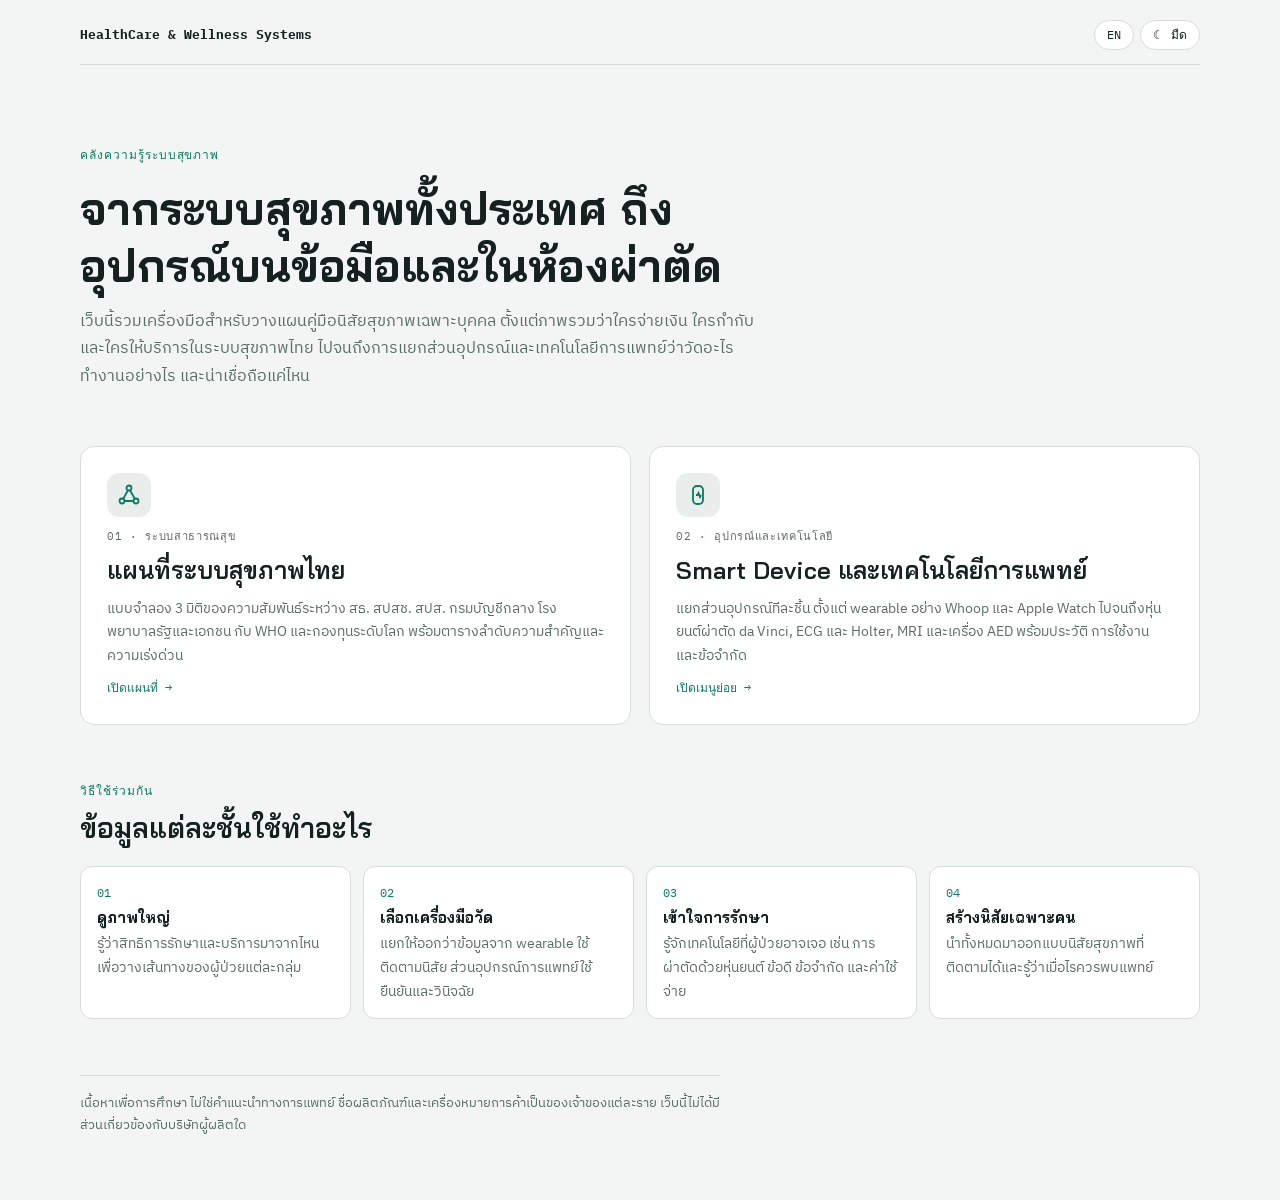
<file: index.html>
<!doctype html>
<html lang="th">
<head>
<meta charset="utf-8">
<meta name="viewport" content="width=device-width, initial-scale=1, viewport-fit=cover">
<title>HealthCare &amp; Wellness Systems</title>
<meta name="description" content="แผนที่ระบบสุขภาพไทย และคลังความรู้อุปกรณ์/เทคโนโลยีการแพทย์ สำหรับสร้างคู่มือนิสัยสุขภาพเฉพาะบุคคล">
<link rel="preconnect" href="https://fonts.googleapis.com">
<link rel="preconnect" href="https://fonts.gstatic.com" crossorigin>
<link rel="stylesheet" href="https://fonts.googleapis.com/css2?family=Bai+Jamjuree:wght@500;600;700&family=IBM+Plex+Sans+Thai:wght@400;500;600&family=IBM+Plex+Mono:wght@400;500&display=swap">
<link rel="stylesheet" href="assets/site.css">
<script src="assets/i18n.js"></script>
<script src="assets/theme.js"></script>
<style>
.hero{display:flex;flex-direction:column;gap:14px;padding-top:24px}
.big{display:grid;gap:18px;grid-template-columns:repeat(auto-fit,minmax(300px,1fr))}
.big .card{padding:26px;min-height:220px}
.big .card h2{font-size:24px}
.icon{width:44px;height:44px;border-radius:12px;display:grid;place-items:center;background:var(--surface2);color:var(--accent)}
.icon svg{width:24px;height:24px}
.steps{display:grid;gap:12px;grid-template-columns:repeat(auto-fit,minmax(220px,1fr));counter-reset:s}
.steps li{list-style:none;background:var(--surface);border:1px solid var(--line);border-radius:12px;padding:14px 16px;font-size:14px;color:var(--muted)}
.steps li b{display:block;color:var(--fg);font-family:var(--display);font-size:15px;margin-bottom:2px}
.steps li::before{counter-increment:s;content:"0" counter(s);font-family:var(--mono);font-size:12px;color:var(--accent)}
ol.steps{padding:0;margin:0}
</style>
</head>
<body>
<div class="wrap">
  <nav class="sitenav" aria-label="เมนูหลัก">
    <span class="crumbs"><strong style="color:var(--fg)">HealthCare &amp; Wellness Systems</strong></span>
    <span style="display:flex;gap:6px"><button class="lang-btn" type="button">EN</button><button class="theme-btn" type="button">☾ มืด</button></span>
  </nav>

  <header class="hero">
    <span class="eyebrow" data-en="Health knowledge hub">คลังความรู้ระบบสุขภาพ</span>
    <h1 data-en="From a nation’s health system to the device on your wrist and in the operating room">จากระบบสุขภาพทั้งประเทศ ถึงอุปกรณ์บนข้อมือและในห้องผ่าตัด</h1>
    <p class="lead" data-en="Tools for planning personalised health-habit guides: who pays, who regulates and who delivers care in Thailand’s health system, and a breakdown of medical devices and technologies — what they measure, how they work and how far to trust them.">เว็บนี้รวมเครื่องมือสำหรับวางแผนคู่มือนิสัยสุขภาพเฉพาะบุคคล ตั้งแต่ภาพรวมว่าใครจ่ายเงิน ใครกำกับ และใครให้บริการในระบบสุขภาพไทย ไปจนถึงการแยกส่วนอุปกรณ์และเทคโนโลยีการแพทย์ว่าวัดอะไร ทำงานอย่างไร และน่าเชื่อถือแค่ไหน</p>
  </header>

  <section aria-label="เมนู" class="big">
    <a class="card" href="health-system-map/index.html">
      <div class="icon" aria-hidden="true"><svg viewBox="0 0 24 24" fill="none" stroke="currentColor" stroke-width="1.8"><circle cx="12" cy="5" r="2.5"/><circle cx="5" cy="18" r="2.5"/><circle cx="19" cy="18" r="2.5"/><path d="M11 7.2 6.2 15.8M13 7.2l4.8 8.6M7.5 18h9"/></svg></div>
      <span class="tag" data-en="01 · Public health system">01 · ระบบสาธารณสุข</span>
      <h2 data-en="Thai Health System Map">แผนที่ระบบสุขภาพไทย</h2>
      <p data-en="A 3D model of how MOPH, NHSO, SSO, the Comptroller General’s Department, public and private hospitals connect with WHO and global funds, plus a priority and urgency table.">แบบจำลอง 3 มิติของความสัมพันธ์ระหว่าง สธ. สปสช. สปส. กรมบัญชีกลาง โรงพยาบาลรัฐและเอกชน กับ WHO และกองทุนระดับโลก พร้อมตารางลำดับความสำคัญและความเร่งด่วน</p>
      <span class="go" data-en="Open the map →">เปิดแผนที่ →</span>
    </a>
    <a class="card" href="medical-tech/index.html">
      <div class="icon" aria-hidden="true"><svg viewBox="0 0 24 24" fill="none" stroke="currentColor" stroke-width="1.8"><rect x="7" y="3" width="10" height="18" rx="4"/><path d="M10 12h1.5l1-2 1.5 4 1-2H15"/></svg></div>
      <span class="tag" data-en="02 · Devices and technology">02 · อุปกรณ์และเทคโนโลยี</span>
      <h2 data-en="Smart Devices and Medical Technology">Smart Device และเทคโนโลยีการแพทย์</h2>
      <p data-en="Device-by-device breakdowns: wearables like Whoop and Apple Watch, the da Vinci surgical robot, ECG and Holter, MRI and AEDs — with history, uses and limits.">แยกส่วนอุปกรณ์ทีละชิ้น ตั้งแต่ wearable อย่าง Whoop และ Apple Watch ไปจนถึงหุ่นยนต์ผ่าตัด da Vinci, ECG และ Holter, MRI และเครื่อง AED พร้อมประวัติ การใช้งาน และข้อจำกัด</p>
      <span class="go" data-en="Open the submenu →">เปิดเมนูย่อย →</span>
    </a>
  </section>

  <section aria-labelledby="how">
    <div class="sec-head">
      <span class="eyebrow" data-en="How it fits together">วิธีใช้ร่วมกัน</span>
      <h2 id="how" data-en="What each layer is for">ข้อมูลแต่ละชั้นใช้ทำอะไร</h2>
    </div>
    <ol class="steps">
      <li data-en="<b>See the big picture</b>Know where coverage and services come from, so you can map each patient group’s journey"><b>ดูภาพใหญ่</b>รู้ว่าสิทธิการรักษาและบริการมาจากไหน เพื่อวางเส้นทางของผู้ป่วยแต่ละกลุ่ม</li>
      <li data-en="<b>Pick the right measure</b>Wearable data tracks habits; medical devices confirm and diagnose"><b>เลือกเครื่องมือวัด</b>แยกให้ออกว่าข้อมูลจาก wearable ใช้ติดตามนิสัย ส่วนอุปกรณ์การแพทย์ใช้ยืนยันและวินิจฉัย</li>
      <li data-en="<b>Understand treatment</b>Know the technology patients may meet, such as robotic surgery, with its benefits, limits and costs"><b>เข้าใจการรักษา</b>รู้จักเทคโนโลยีที่ผู้ป่วยอาจเจอ เช่น การผ่าตัดด้วยหุ่นยนต์ ข้อดี ข้อจำกัด และค่าใช้จ่าย</li>
      <li data-en="<b>Build personal habits</b>Combine it all into trackable habits, and know when to see a doctor"><b>สร้างนิสัยเฉพาะคน</b>นำทั้งหมดมาออกแบบนิสัยสุขภาพที่ติดตามได้และรู้ว่าเมื่อไรควรพบแพทย์</li>
    </ol>
  </section>

  <footer>
    <p data-en="For education only, not medical advice. Product names and trademarks belong to their owners. This site is not affiliated with any manufacturer.">เนื้อหาเพื่อการศึกษา ไม่ใช่คำแนะนำทางการแพทย์ ชื่อผลิตภัณฑ์และเครื่องหมายการค้าเป็นของเจ้าของแต่ละราย เว็บนี้ไม่ได้มีส่วนเกี่ยวข้องกับบริษัทผู้ผลิตใด</p>
  </footer>
</div>
</body>
</html>
</file>
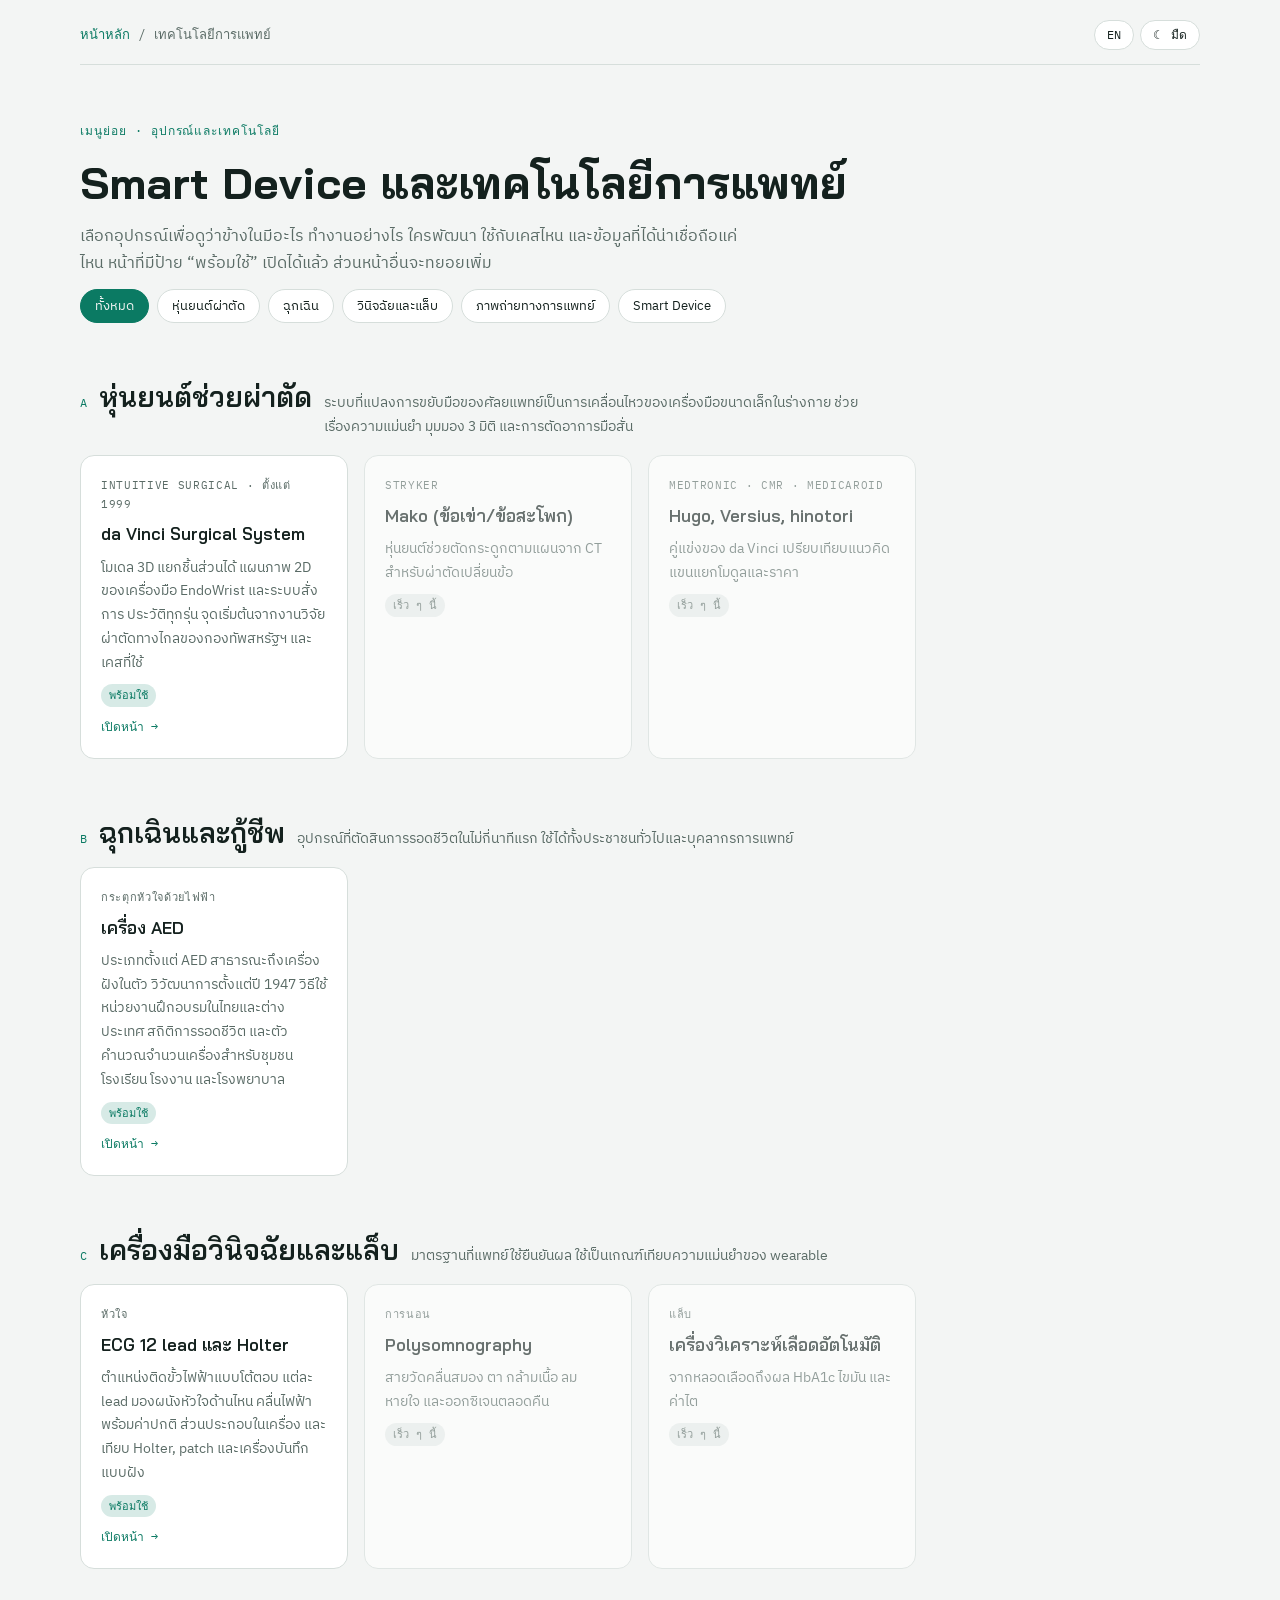
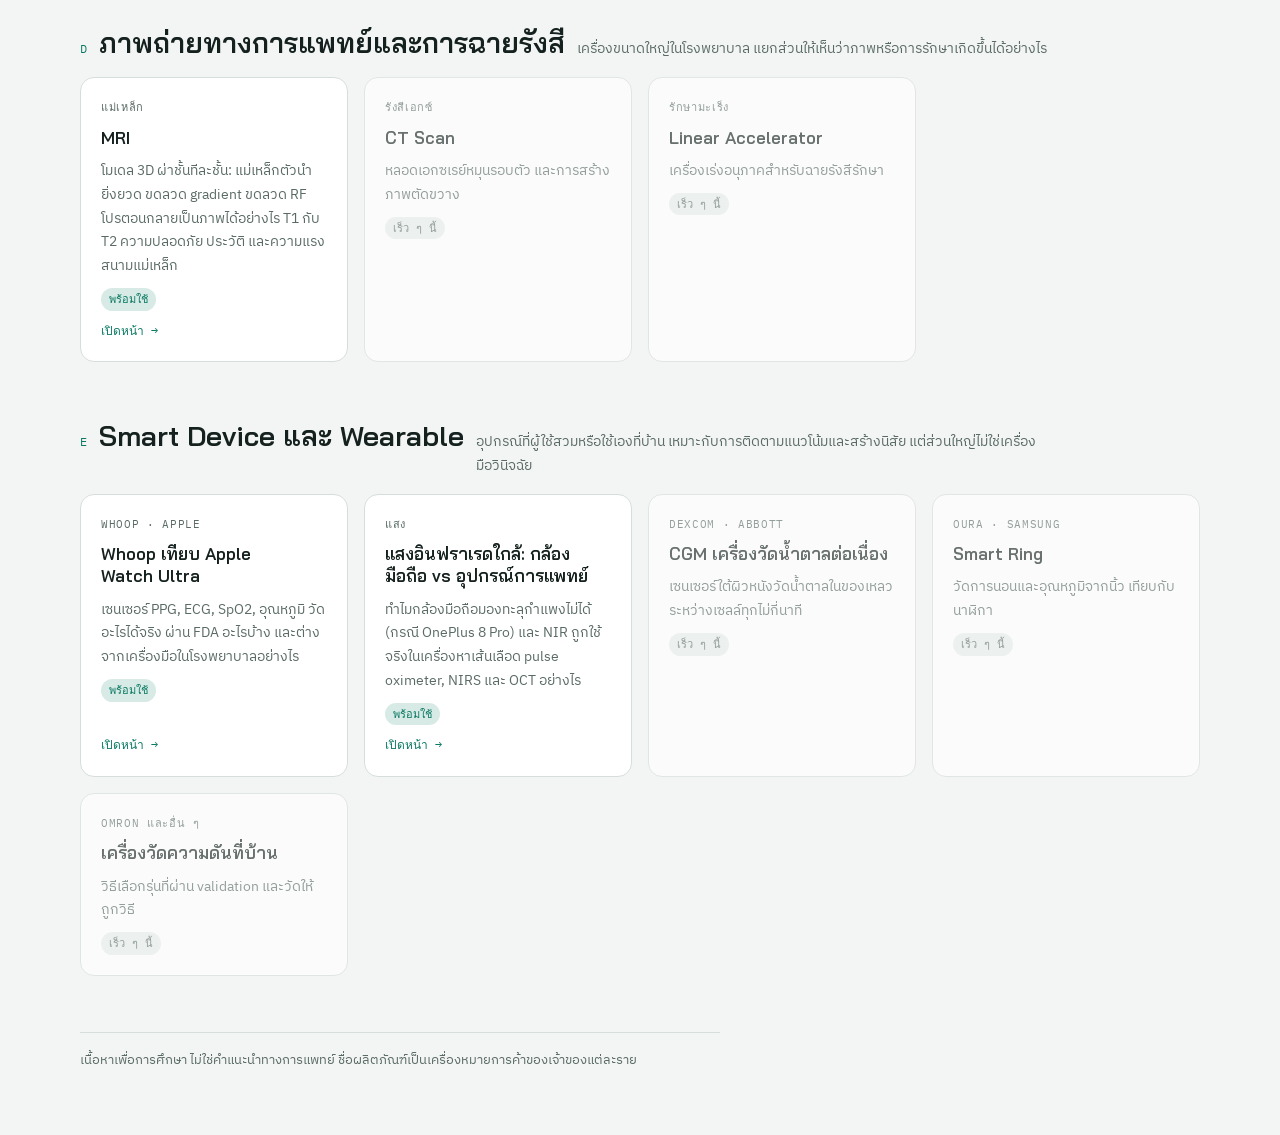
<file: medical-tech/index.html>
<!doctype html>
<html lang="th">
<head>
<meta charset="utf-8">
<meta name="viewport" content="width=device-width, initial-scale=1, viewport-fit=cover">
<title data-en="Medical Technology">เทคโนโลยีการแพทย์</title>
<meta name="description" content="เมนูย่อย Smart Device อุปกรณ์การแพทย์ และเทคโนโลยีการแพทย์">
<link rel="preconnect" href="https://fonts.googleapis.com">
<link rel="preconnect" href="https://fonts.gstatic.com" crossorigin>
<link rel="stylesheet" href="https://fonts.googleapis.com/css2?family=Bai+Jamjuree:wght@500;600;700&family=IBM+Plex+Sans+Thai:wght@400;500;600&family=IBM+Plex+Mono:wght@400;500&display=swap">
<link rel="stylesheet" href="../assets/site.css">
<script src="../assets/i18n.js"></script>
<script src="../assets/theme.js"></script>
<style>
.cat{display:flex;flex-direction:column;gap:16px}
.cat-head{display:flex;align-items:baseline;gap:12px;flex-wrap:wrap}
.cat-head .n{font-family:var(--mono);font-size:12px;color:var(--accent)}
.cat-head p{color:var(--muted);font-size:14px;flex-basis:100%;max-width:70ch}
.filter{display:flex;gap:8px;flex-wrap:wrap}
.filter button{font:inherit;font-size:13px;border:1px solid var(--line);background:var(--surface);color:var(--fg);border-radius:999px;padding:5px 14px;cursor:pointer}
.filter button[aria-pressed="true"]{background:var(--accent);border-color:var(--accent);color:var(--bg)}
</style>
</head>
<body>
<div class="wrap">
  <nav class="sitenav" aria-label="เส้นทาง" data-en-label="Breadcrumb">
    <span class="crumbs"><a href="../index.html" data-en="Home">หน้าหลัก</a> / <span data-en="Medical technology">เทคโนโลยีการแพทย์</span></span>
    <span style="display:flex;gap:6px"><button class="lang-btn" type="button">EN</button><button class="theme-btn" type="button">☾ มืด</button></span>
  </nav>

  <header class="top">
    <span class="eyebrow" data-en="Submenu · Devices and technology">เมนูย่อย · อุปกรณ์และเทคโนโลยี</span>
    <h1 data-en="Smart Devices and Medical Technology">Smart Device และเทคโนโลยีการแพทย์</h1>
    <p class="lead" data-en="Pick a device to see what is inside, how it works, who built it, which cases it serves and how trustworthy its data is. Pages marked “Ready” are live; the rest are coming.">เลือกอุปกรณ์เพื่อดูว่าข้างในมีอะไร ทำงานอย่างไร ใครพัฒนา ใช้กับเคสไหน และข้อมูลที่ได้น่าเชื่อถือแค่ไหน หน้าที่มีป้าย “พร้อมใช้” เปิดได้แล้ว ส่วนหน้าอื่นจะทยอยเพิ่ม</p>
    <div class="filter" role="group" aria-label="กรองหมวด" data-en-label="Filter by category">
      <button type="button" aria-pressed="true" data-f="all" data-en="All">ทั้งหมด</button>
      <button type="button" aria-pressed="false" data-f="surg" data-en="Surgical robots">หุ่นยนต์ผ่าตัด</button>
      <button type="button" aria-pressed="false" data-f="emg" data-en="Emergency">ฉุกเฉิน</button>
      <button type="button" aria-pressed="false" data-f="dx" data-en="Diagnostics and lab">วินิจฉัยและแล็บ</button>
      <button type="button" aria-pressed="false" data-f="img" data-en="Medical imaging">ภาพถ่ายทางการแพทย์</button>
      <button type="button" aria-pressed="false" data-f="wear" data-en="Smart devices">Smart Device</button>
    </div>
  </header>

  <section class="cat" data-cat="surg" aria-labelledby="c-surg">
    <div class="cat-head"><span class="n">A</span><h2 id="c-surg" data-en="Robot-assisted surgery">หุ่นยนต์ช่วยผ่าตัด</h2>
      <p data-en="Systems that turn the surgeon’s hand movements into motions of small instruments inside the body, adding precision, 3D vision and tremor filtering.">ระบบที่แปลงการขยับมือของศัลยแพทย์เป็นการเคลื่อนไหวของเครื่องมือขนาดเล็กในร่างกาย ช่วยเรื่องความแม่นยำ มุมมอง 3 มิติ และการตัดอาการมือสั่น</p></div>
    <div class="grid">
      <a class="card" href="da-vinci.html"><span class="tag" data-en="Intuitive Surgical · since 1999">Intuitive Surgical · ตั้งแต่ 1999</span><h3>da Vinci Surgical System</h3>
        <p data-en="Explodable 3D model, 2D diagrams of the EndoWrist instrument and control loop, every model since 1999, its roots in US military telesurgery research, and clinical uses.">โมเดล 3D แยกชิ้นส่วนได้ แผนภาพ 2D ของเครื่องมือ EndoWrist และระบบสั่งการ ประวัติทุกรุ่น จุดเริ่มต้นจากงานวิจัยผ่าตัดทางไกลของกองทัพสหรัฐฯ และเคสที่ใช้</p>
        <span class="pill ok" data-en="Ready">พร้อมใช้</span><span class="go" data-en="Open →">เปิดหน้า →</span></a>
      <div class="card soon"><span class="tag">Stryker</span><h3 data-en="Mako (knee/hip)">Mako (ข้อเข่า/ข้อสะโพก)</h3><p data-en="A robot that cuts bone to a CT-based plan for joint replacement.">หุ่นยนต์ช่วยตัดกระดูกตามแผนจาก CT สำหรับผ่าตัดเปลี่ยนข้อ</p><span class="pill" data-en="Coming soon">เร็ว ๆ นี้</span></div>
      <div class="card soon"><span class="tag">Medtronic · CMR · Medicaroid</span><h3>Hugo, Versius, hinotori</h3><p data-en="da Vinci’s challengers: modular arms and pricing compared.">คู่แข่งของ da Vinci เปรียบเทียบแนวคิดแขนแยกโมดูลและราคา</p><span class="pill" data-en="Coming soon">เร็ว ๆ นี้</span></div>
    </div>
  </section>

  <section class="cat" data-cat="emg" aria-labelledby="c-emg">
    <div class="cat-head"><span class="n">B</span><h2 id="c-emg" data-en="Emergency and resuscitation">ฉุกเฉินและกู้ชีพ</h2>
      <p data-en="Devices that decide survival in the first minutes, used by the public as well as professionals.">อุปกรณ์ที่ตัดสินการรอดชีวิตในไม่กี่นาทีแรก ใช้ได้ทั้งประชาชนทั่วไปและบุคลากรการแพทย์</p></div>
    <div class="grid">
      <a class="card" href="aed.html"><span class="tag" data-en="Defibrillation">กระตุกหัวใจด้วยไฟฟ้า</span><h3 data-en="AED (automated external defibrillator)">เครื่อง AED</h3>
        <p data-en="Types from public AEDs to ICDs, evolution since 1947, how to use one, training bodies in Thailand and abroad, survival statistics, and a calculator for how many AEDs a community, school, factory or hospital needs.">ประเภทตั้งแต่ AED สาธารณะถึงเครื่องฝังในตัว วิวัฒนาการตั้งแต่ปี 1947 วิธีใช้ หน่วยงานฝึกอบรมในไทยและต่างประเทศ สถิติการรอดชีวิต และตัวคำนวณจำนวนเครื่องสำหรับชุมชน โรงเรียน โรงงาน และโรงพยาบาล</p>
        <span class="pill ok" data-en="Ready">พร้อมใช้</span><span class="go" data-en="Open →">เปิดหน้า →</span></a>
    </div>
  </section>

  <section class="cat" data-cat="dx" aria-labelledby="c-dx">
    <div class="cat-head"><span class="n">C</span><h2 id="c-dx" data-en="Diagnostic and lab equipment">เครื่องมือวินิจฉัยและแล็บ</h2>
      <p data-en="The standards doctors use to confirm results, and the benchmark for judging wearables.">มาตรฐานที่แพทย์ใช้ยืนยันผล ใช้เป็นเกณฑ์เทียบความแม่นยำของ wearable</p></div>
    <div class="grid">
      <a class="card" href="ecg-holter.html"><span class="tag" data-en="Heart">หัวใจ</span><h3 data-en="12-lead ECG and Holter">ECG 12 lead และ Holter</h3>
        <p data-en="Interactive electrode placement, which heart wall each lead sees, a live waveform with normal intervals, inside the machine, and how Holter, patches and loop recorders compare.">ตำแหน่งติดขั้วไฟฟ้าแบบโต้ตอบ แต่ละ lead มองผนังหัวใจด้านไหน คลื่นไฟฟ้าพร้อมค่าปกติ ส่วนประกอบในเครื่อง และเทียบ Holter, patch และเครื่องบันทึกแบบฝัง</p>
        <span class="pill ok" data-en="Ready">พร้อมใช้</span><span class="go" data-en="Open →">เปิดหน้า →</span></a>
      <div class="card soon"><span class="tag" data-en="Sleep">การนอน</span><h3>Polysomnography</h3><p data-en="Sensors for brain waves, eyes, muscles, breathing and oxygen all night.">สายวัดคลื่นสมอง ตา กล้ามเนื้อ ลมหายใจ และออกซิเจนตลอดคืน</p><span class="pill" data-en="Coming soon">เร็ว ๆ นี้</span></div>
      <div class="card soon"><span class="tag" data-en="Lab">แล็บ</span><h3 data-en="Automated blood analysers">เครื่องวิเคราะห์เลือดอัตโนมัติ</h3><p data-en="From blood tube to HbA1c, lipids and kidney results.">จากหลอดเลือดถึงผล HbA1c ไขมัน และค่าไต</p><span class="pill" data-en="Coming soon">เร็ว ๆ นี้</span></div>
    </div>
  </section>

  <section class="cat" data-cat="img" aria-labelledby="c-img">
    <div class="cat-head"><span class="n">D</span><h2 id="c-img" data-en="Medical imaging and radiotherapy">ภาพถ่ายทางการแพทย์และการฉายรังสี</h2>
      <p data-en="Large hospital machines, broken down to show how an image or treatment is produced.">เครื่องขนาดใหญ่ในโรงพยาบาล แยกส่วนให้เห็นว่าภาพหรือการรักษาเกิดขึ้นได้อย่างไร</p></div>
    <div class="grid">
      <a class="card" href="mri.html"><span class="tag" data-en="Magnetic resonance">แม่เหล็ก</span><h3>MRI</h3>
        <p data-en="Cut-away 3D scanner layer by layer: superconducting magnet, gradient coils, RF coil. How protons become an image, T1 vs T2, safety, history and field strengths.">โมเดล 3D ผ่าชั้นทีละชั้น: แม่เหล็กตัวนำยิ่งยวด ขดลวด gradient ขดลวด RF โปรตอนกลายเป็นภาพได้อย่างไร T1 กับ T2 ความปลอดภัย ประวัติ และความแรงสนามแม่เหล็ก</p>
        <span class="pill ok" data-en="Ready">พร้อมใช้</span><span class="go" data-en="Open →">เปิดหน้า →</span></a>
      <div class="card soon"><span class="tag" data-en="X-ray">รังสีเอกซ์</span><h3>CT Scan</h3><p data-en="A rotating X-ray tube and cross-sectional reconstruction.">หลอดเอกซเรย์หมุนรอบตัว และการสร้างภาพตัดขวาง</p><span class="pill" data-en="Coming soon">เร็ว ๆ นี้</span></div>
      <div class="card soon"><span class="tag" data-en="Cancer treatment">รักษามะเร็ง</span><h3>Linear Accelerator</h3><p data-en="A particle accelerator for radiotherapy.">เครื่องเร่งอนุภาคสำหรับฉายรังสีรักษา</p><span class="pill" data-en="Coming soon">เร็ว ๆ นี้</span></div>
    </div>
  </section>

  <section class="cat" data-cat="wear" aria-labelledby="c-wear">
    <div class="cat-head"><span class="n">E</span><h2 id="c-wear" data-en="Smart devices and wearables">Smart Device และ Wearable</h2>
      <p data-en="Devices people wear or use at home. Good for trends and habits; most are not diagnostic tools.">อุปกรณ์ที่ผู้ใช้สวมหรือใช้เองที่บ้าน เหมาะกับการติดตามแนวโน้มและสร้างนิสัย แต่ส่วนใหญ่ไม่ใช่เครื่องมือวินิจฉัย</p></div>
    <div class="grid">
      <a class="card" href="wearables.html"><span class="tag">Whoop · Apple</span><h3 data-en="Whoop vs Apple Watch Ultra">Whoop เทียบ Apple Watch Ultra</h3>
        <p data-en="PPG, ECG, SpO2 and temperature sensors: what they really measure, what is FDA-cleared, and how they differ from hospital equipment.">เซนเซอร์ PPG, ECG, SpO2, อุณหภูมิ วัดอะไรได้จริง ผ่าน FDA อะไรบ้าง และต่างจากเครื่องมือในโรงพยาบาลอย่างไร</p>
        <span class="pill ok" data-en="Ready">พร้อมใช้</span><span class="go" data-en="Open →">เปิดหน้า →</span></a>
      <a class="card" href="wearables.html#nir"><span class="tag" data-en="Optics">แสง</span><h3 data-en="Near-infrared: phone cameras vs medical NIR">แสงอินฟราเรดใกล้: กล้องมือถือ vs อุปกรณ์การแพทย์</h3>
        <p data-en="Why phones cannot see through walls (the OnePlus 8 Pro story), and how vein finders, pulse oximeters, NIRS and OCT use NIR for real.">ทำไมกล้องมือถือมองทะลุกำแพงไม่ได้ (กรณี OnePlus 8 Pro) และ NIR ถูกใช้จริงในเครื่องหาเส้นเลือด pulse oximeter, NIRS และ OCT อย่างไร</p>
        <span class="pill ok" data-en="Ready">พร้อมใช้</span><span class="go" data-en="Open →">เปิดหน้า →</span></a>
      <div class="card soon"><span class="tag">Dexcom · Abbott</span><h3 data-en="CGM continuous glucose monitors">CGM เครื่องวัดน้ำตาลต่อเนื่อง</h3><p data-en="A sensor under the skin reads interstitial glucose every few minutes.">เซนเซอร์ใต้ผิวหนังวัดน้ำตาลในของเหลวระหว่างเซลล์ทุกไม่กี่นาที</p><span class="pill" data-en="Coming soon">เร็ว ๆ นี้</span></div>
      <div class="card soon"><span class="tag">Oura · Samsung</span><h3>Smart Ring</h3><p data-en="Sleep and temperature from the finger, compared with watches.">วัดการนอนและอุณหภูมิจากนิ้ว เทียบกับนาฬิกา</p><span class="pill" data-en="Coming soon">เร็ว ๆ นี้</span></div>
      <div class="card soon"><span class="tag" data-en="Omron and others">Omron และอื่น ๆ</span><h3 data-en="Home blood-pressure monitors">เครื่องวัดความดันที่บ้าน</h3><p data-en="Choosing a validated model and measuring correctly.">วิธีเลือกรุ่นที่ผ่าน validation และวัดให้ถูกวิธี</p><span class="pill" data-en="Coming soon">เร็ว ๆ นี้</span></div>
    </div>
  </section>

  <footer>
    <p data-en="For education only, not medical advice. Product names are trademarks of their respective owners.">เนื้อหาเพื่อการศึกษา ไม่ใช่คำแนะนำทางการแพทย์ ชื่อผลิตภัณฑ์เป็นเครื่องหมายการค้าของเจ้าของแต่ละราย</p>
  </footer>
</div>
<script>
document.querySelectorAll('.filter button').forEach(function(b){
  b.addEventListener('click',function(){
    document.querySelectorAll('.filter button').forEach(function(x){x.setAttribute('aria-pressed',x===b)});
    var f=b.dataset.f;
    document.querySelectorAll('.cat').forEach(function(s){s.hidden=!(f==='all'||s.dataset.cat===f)});
  });
});
</script>
</body>
</html>
</file>
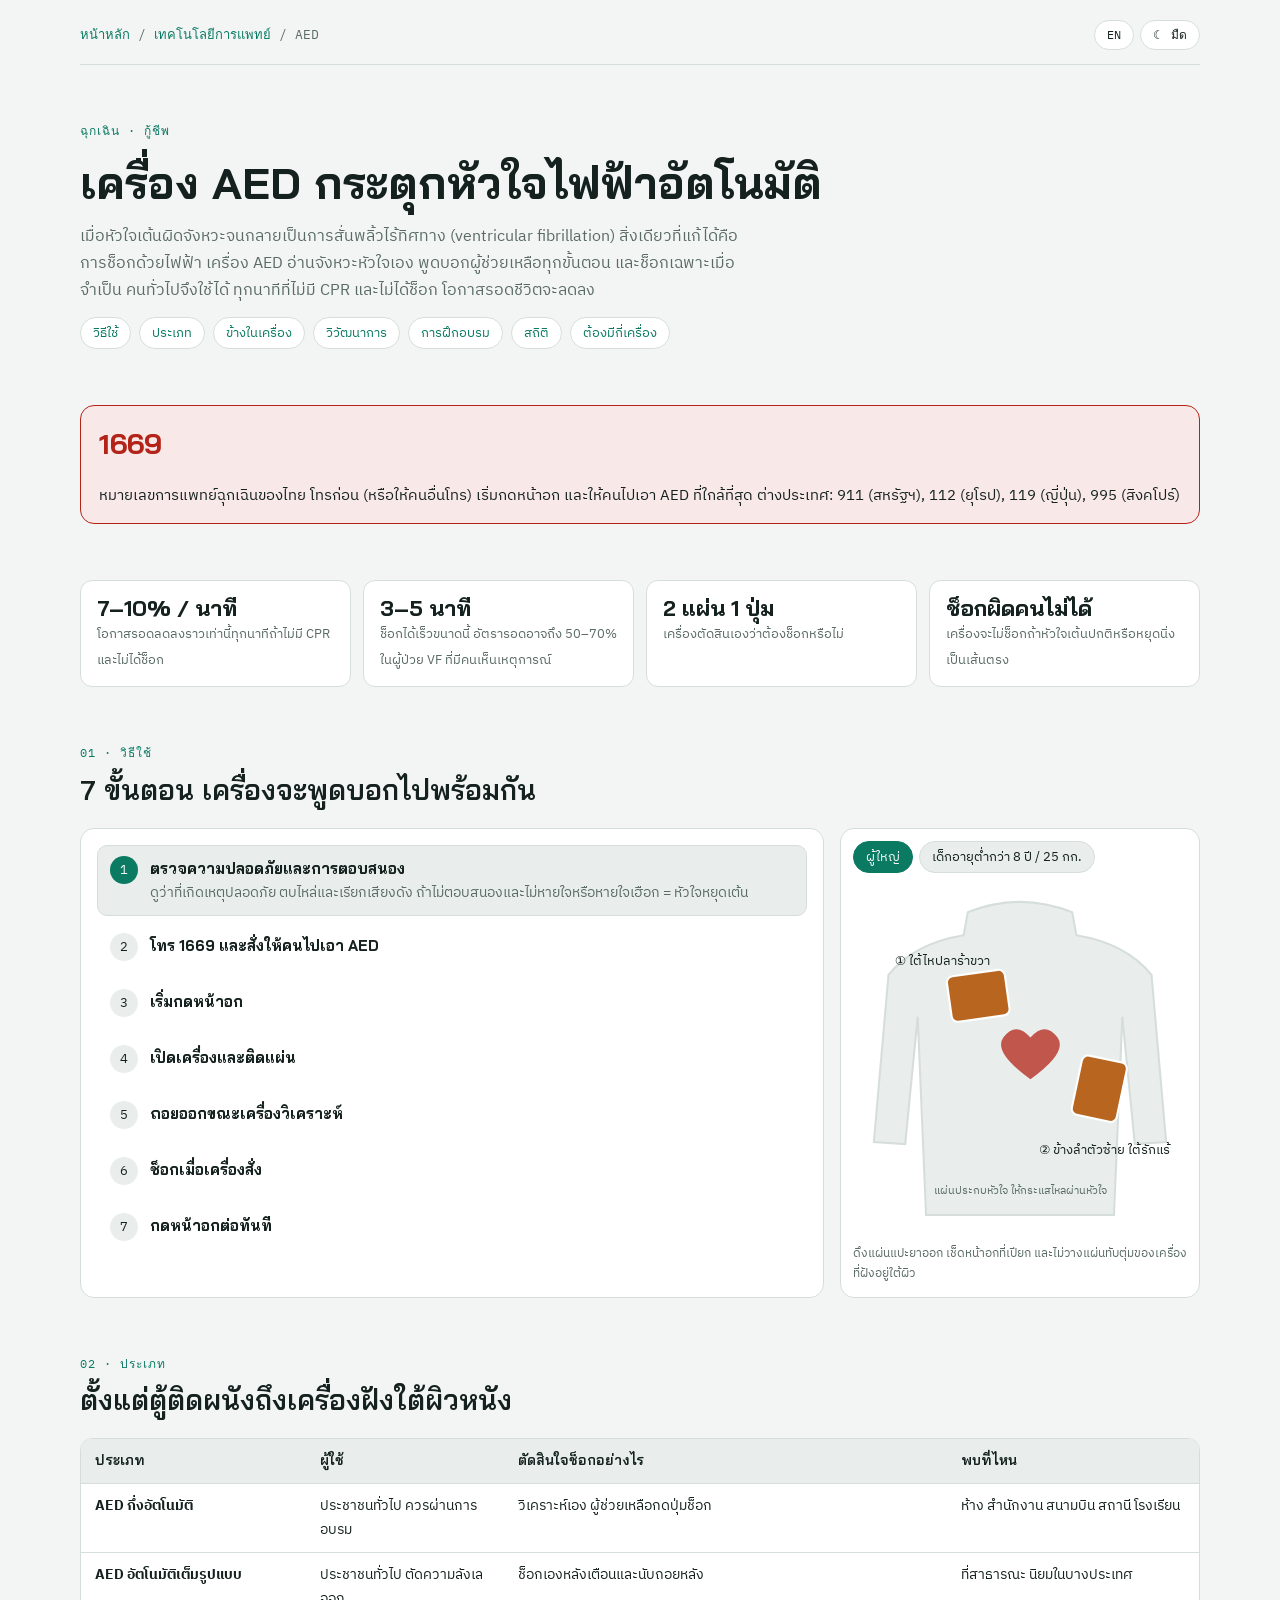
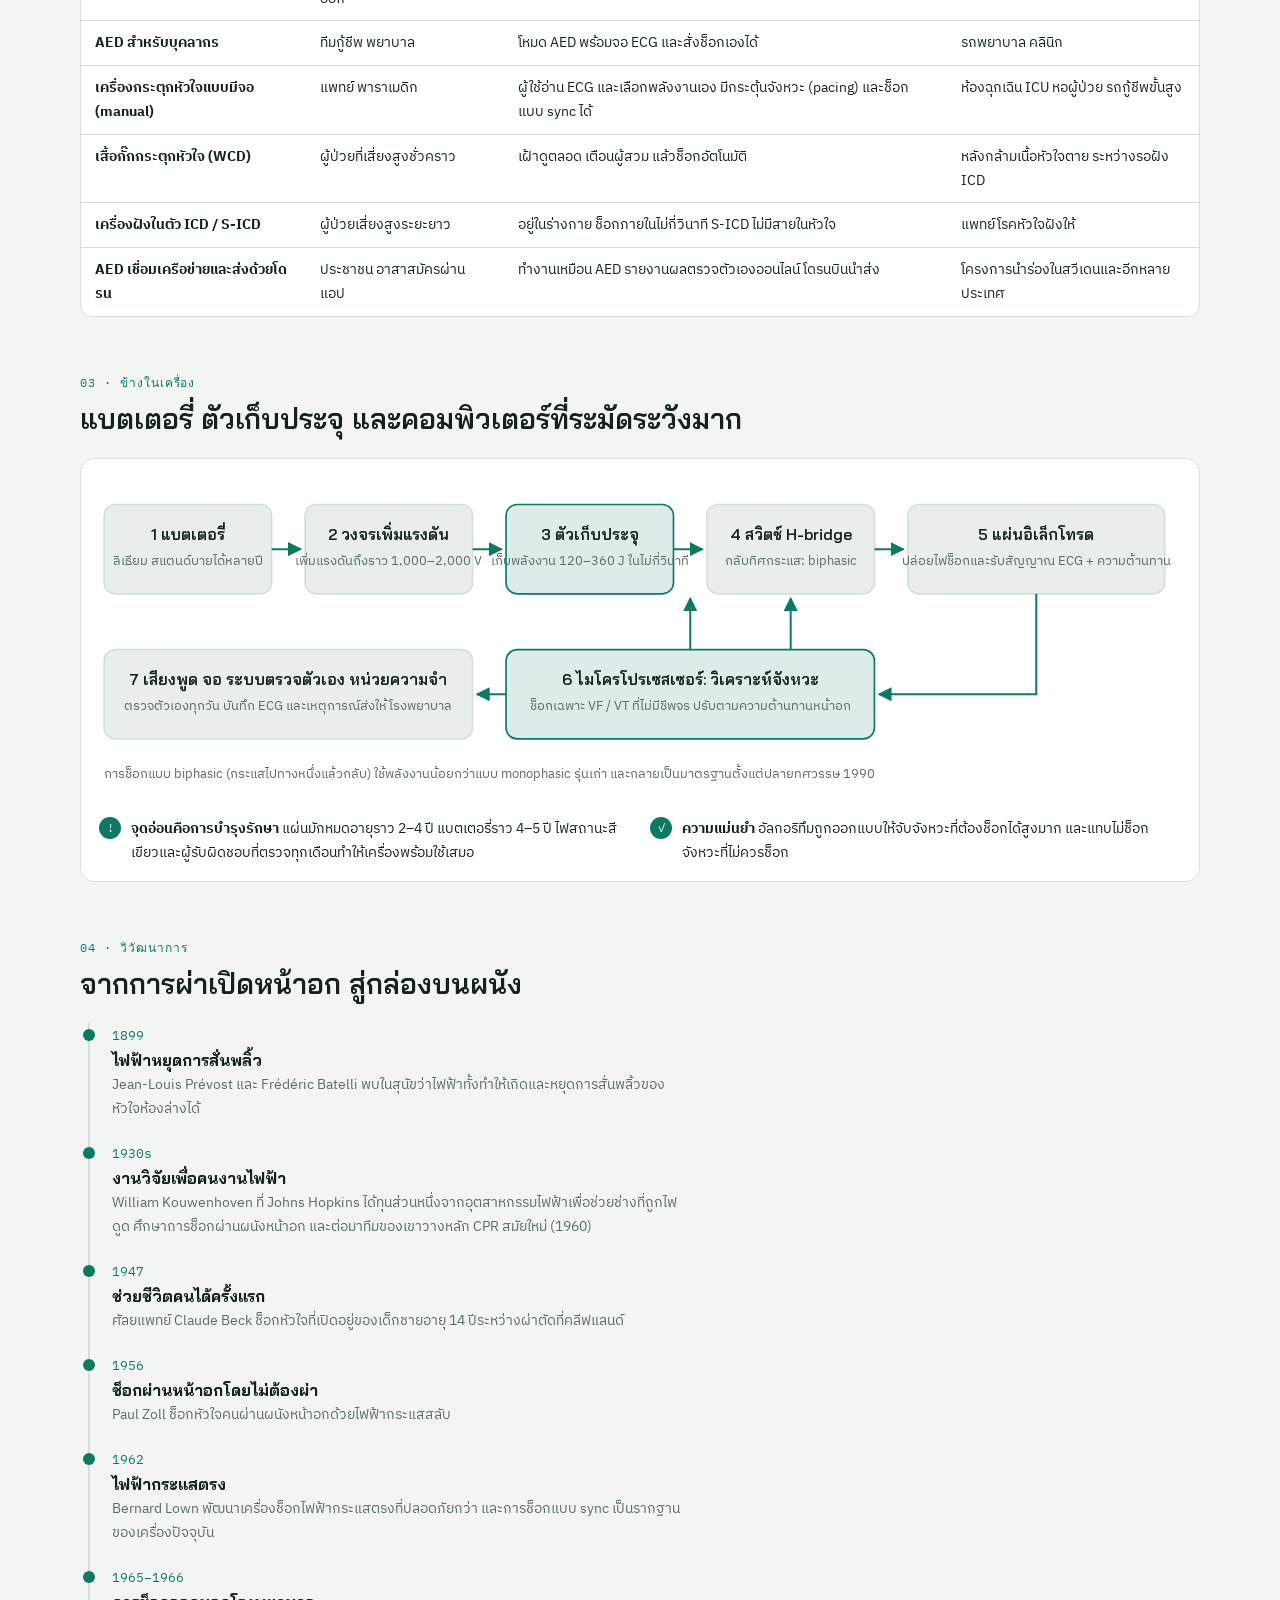
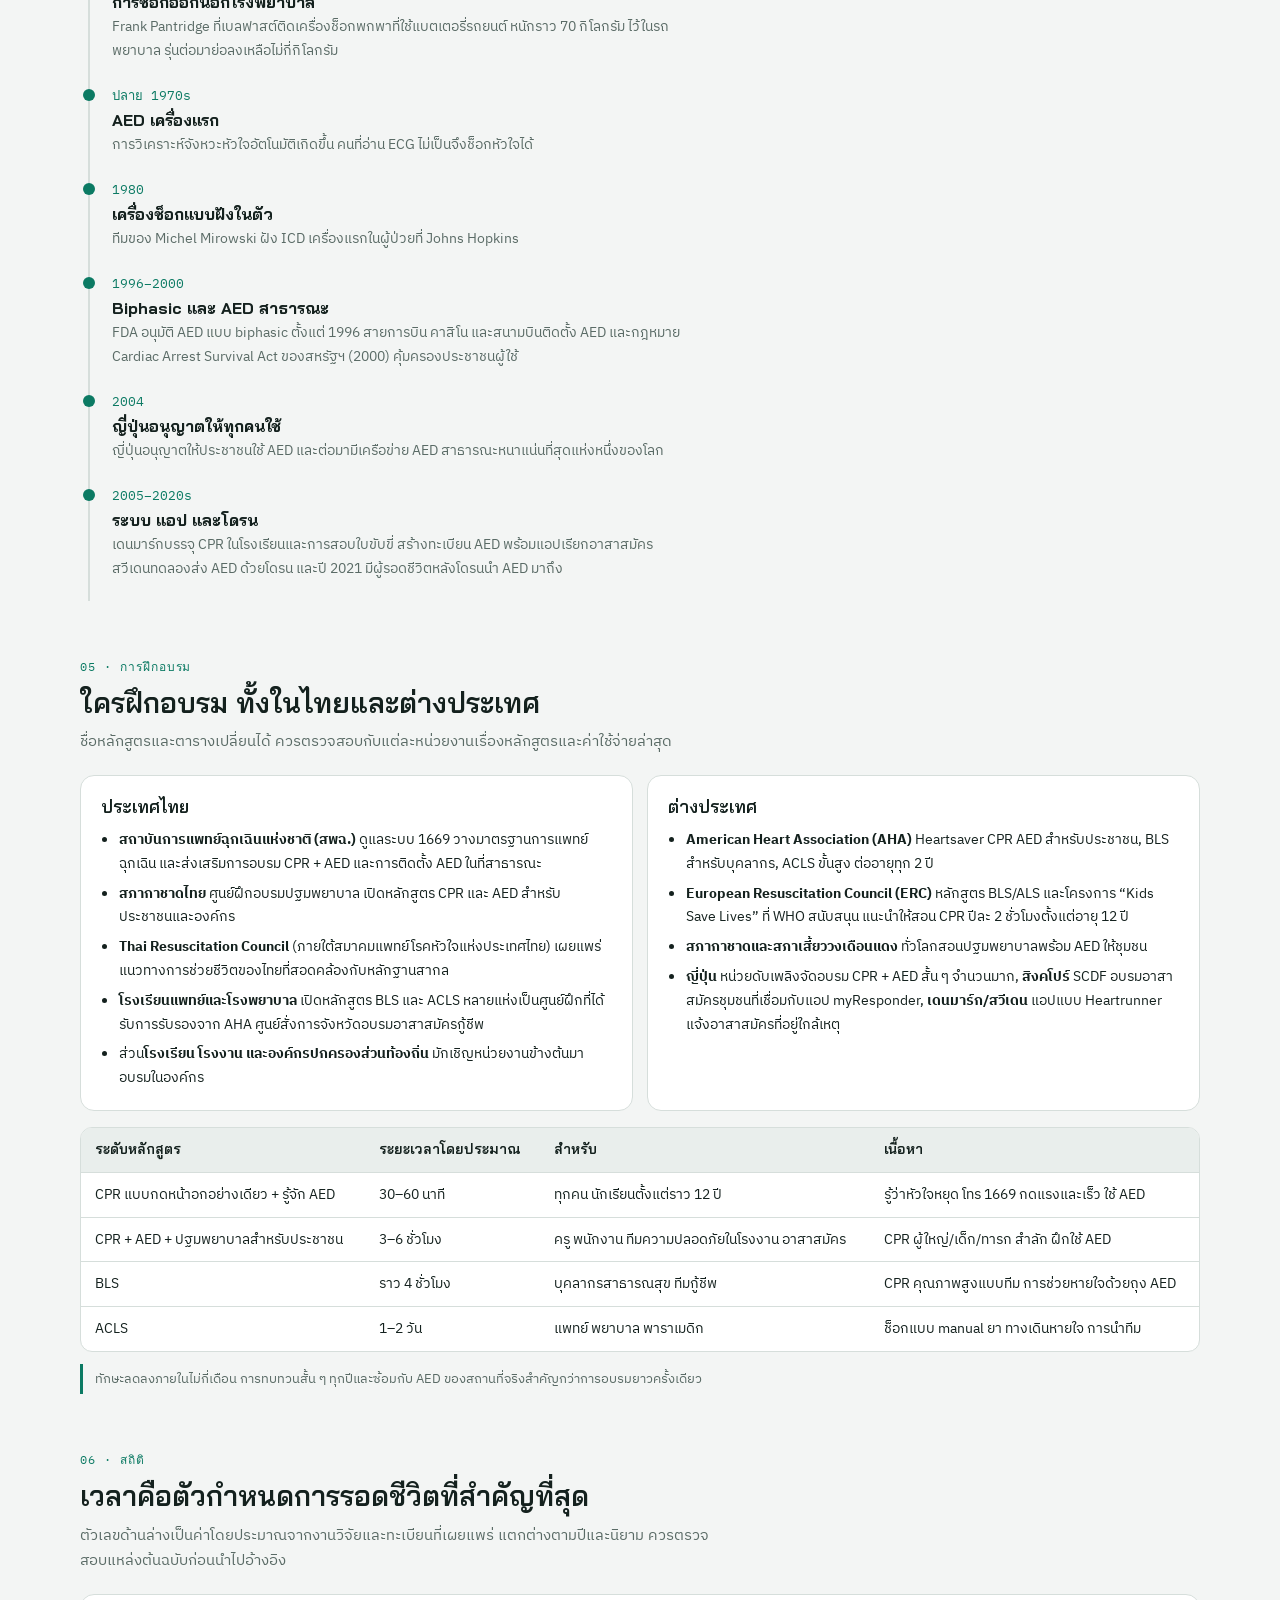
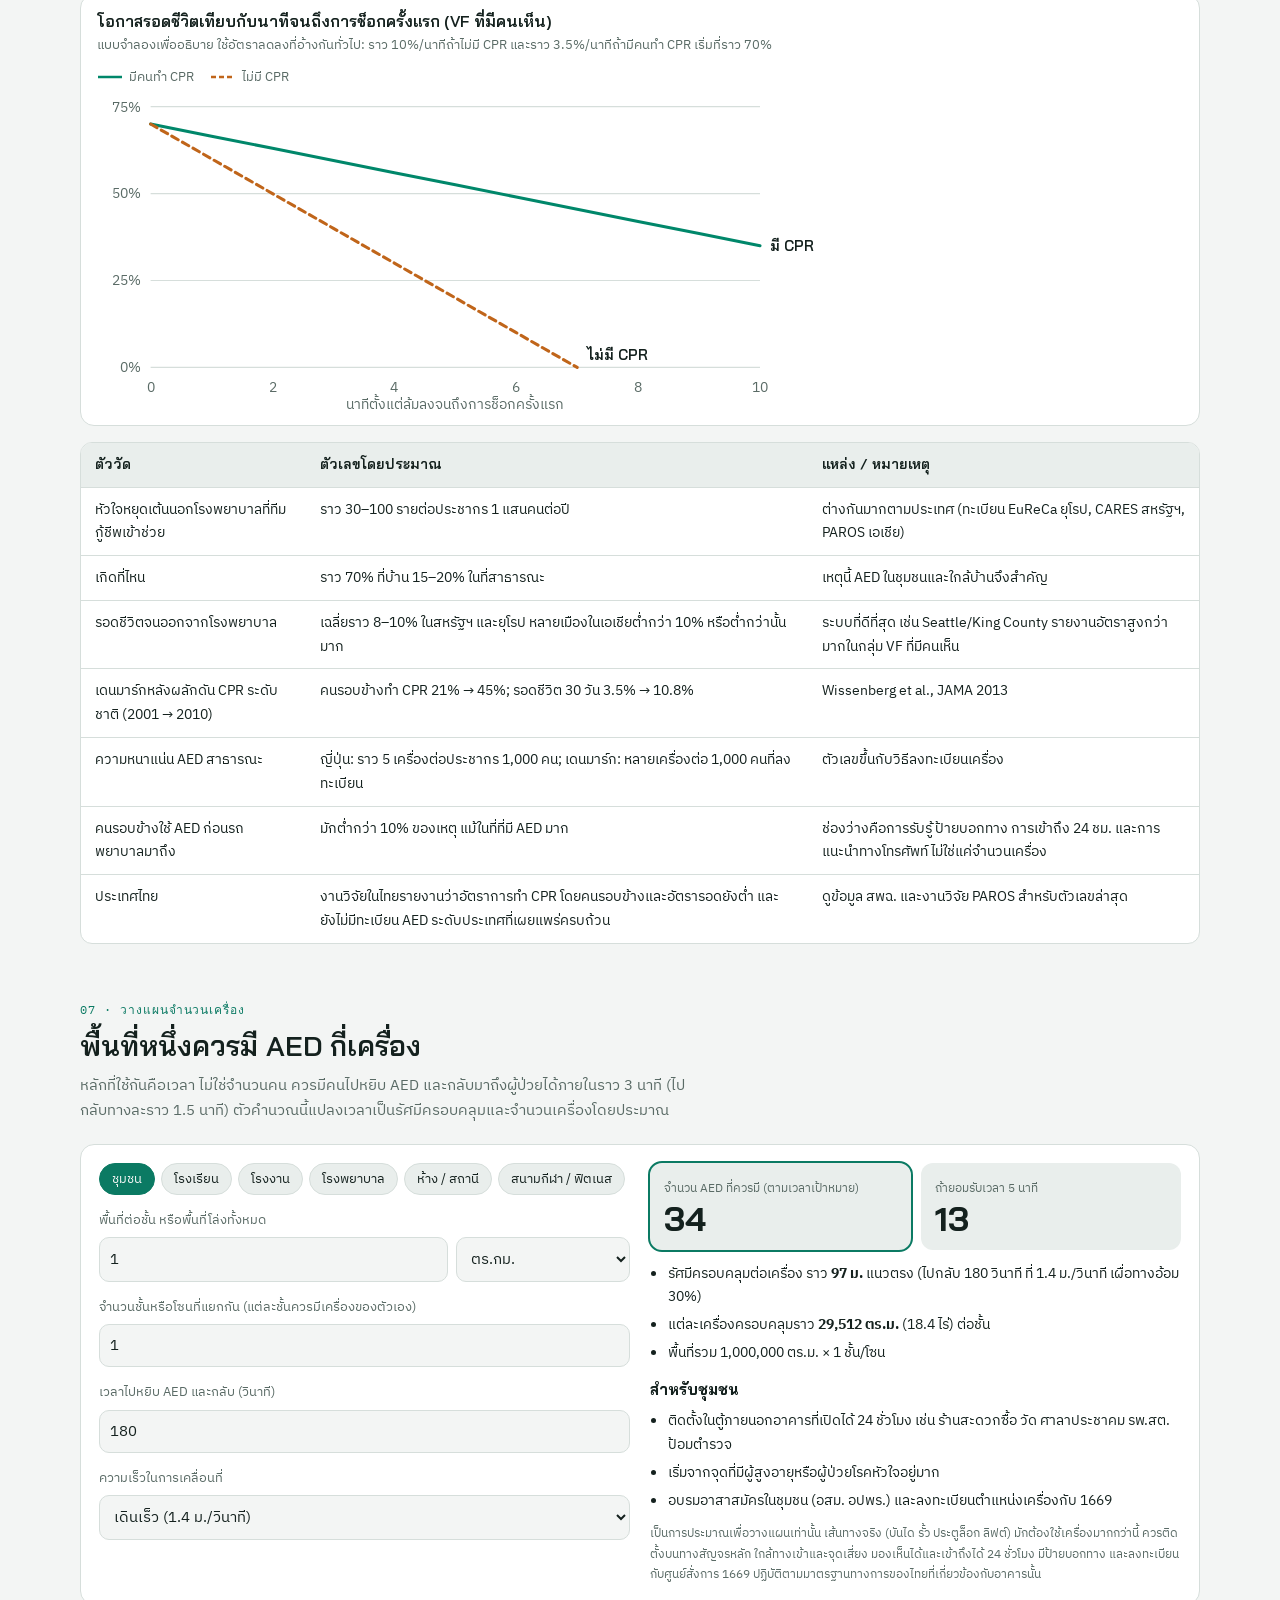
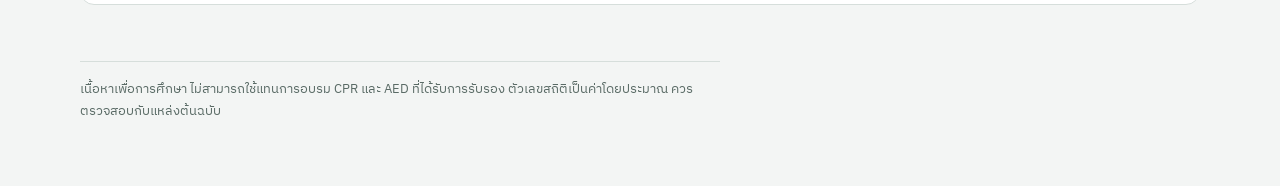
<file: medical-tech/aed.html>
<!doctype html>
<html lang="th">
<head>
<meta charset="utf-8">
<meta name="viewport" content="width=device-width, initial-scale=1, viewport-fit=cover">
<title data-en="AED guide">เครื่อง AED</title>
<meta name="description" content="เครื่องกระตุกหัวใจไฟฟ้าอัตโนมัติ (AED): ประเภท วิวัฒนาการ วิธีใช้ การฝึกอบรมในไทยและต่างประเทศ สถิติ และตัวคำนวณจำนวนเครื่องตามพื้นที่">
<link rel="preconnect" href="https://fonts.googleapis.com">
<link rel="preconnect" href="https://fonts.gstatic.com" crossorigin>
<link rel="stylesheet" href="https://fonts.googleapis.com/css2?family=Bai+Jamjuree:wght@500;600;700&family=IBM+Plex+Sans+Thai:wght@400;500;600&family=IBM+Plex+Mono:wght@400;500&display=swap">
<link rel="stylesheet" href="../assets/site.css">
<script src="../assets/i18n.js"></script>
<script src="../assets/theme.js"></script>
<style>
:root{--s1:#00876A;--s2:#C0651A}
@media (prefers-color-scheme: dark){:root:not([data-theme="light"]){--s1:#1FA07F;--s2:#C97A35}}
:root[data-theme="dark"]{--s1:#1FA07F;--s2:#C97A35}
.toc{display:flex;gap:8px;flex-wrap:wrap}
.toc a{font-size:13px;text-decoration:none;border:1px solid var(--line);border-radius:999px;padding:4px 12px;background:var(--surface)}
.facts{display:grid;gap:12px;grid-template-columns:repeat(auto-fit,minmax(180px,1fr))}
.fact{background:var(--surface);border:1px solid var(--line);border-radius:12px;padding:14px 16px}
.fact b{display:block;font-family:var(--display);font-size:22px;line-height:1.2}
.fact span{font-size:13px;color:var(--muted)}
.call{display:flex;gap:16px;align-items:center;flex-wrap:wrap;background:color-mix(in srgb,var(--red) 10%,var(--surface));border:1px solid var(--red);border-radius:14px;padding:14px 18px}
.call b{font-family:var(--display);font-size:28px;color:var(--red)}

/* how to use: steps | pad diagram */
.use{display:grid;grid-template-columns:minmax(0,1fr) 360px;gap:16px}
@media (max-width:860px){.use{grid-template-columns:1fr}}
.stepper{background:var(--surface);border:1px solid var(--line);border-radius:14px;padding:16px;display:flex;flex-direction:column;gap:12px}
.stepper ol{margin:0;padding:0;list-style:none;display:flex;flex-direction:column;gap:6px}
.stepper li button{all:unset;box-sizing:border-box;display:flex;gap:12px;width:100%;padding:10px 12px;border-radius:10px;cursor:pointer;border:1px solid transparent}
.stepper li button:focus-visible{outline:2px solid var(--accent)}
.stepper li button[aria-current="step"]{background:var(--surface2);border-color:var(--line)}
.stepper .n{flex:none;width:28px;height:28px;border-radius:50%;display:grid;place-items:center;font-family:var(--mono);font-size:13px;background:var(--surface2);color:var(--fg)}
.stepper [aria-current="step"] .n{background:var(--accent);color:var(--bg)}
.stepper b{display:block;font-family:var(--display)}
.stepper .d{display:none;font-size:14px;color:var(--muted)}
.stepper [aria-current="step"] .d{display:block}
.padfig{background:var(--surface);border:1px solid var(--line);border-radius:14px;padding:12px;display:flex;flex-direction:column;gap:8px}
.padfig svg{width:100%;height:auto;display:block}
.seg{display:flex;gap:6px}
.seg button{font:inherit;font-size:13px;border:1px solid var(--line);background:var(--surface2);color:var(--fg);border-radius:999px;padding:4px 12px;cursor:pointer}
.seg button[aria-pressed="true"]{background:var(--accent);border-color:var(--accent);color:var(--bg)}
svg .body{fill:var(--surface2);stroke:var(--line);stroke-width:2}
svg .pad{fill:var(--accent2);stroke:var(--surface);stroke-width:2}
svg .heart{fill:var(--red);opacity:.75}
svg .lbl{font-family:var(--body);font-size:12px;fill:var(--fg)}
svg .mut{font-family:var(--body);font-size:11px;fill:var(--muted)}

.diagram{background:var(--surface);border:1px solid var(--line);border-radius:14px;padding:12px;overflow-x:auto}
.diagram svg{display:block;width:100%;min-width:700px;height:auto}
svg .bx{fill:var(--surface2);stroke:var(--line);stroke-width:1.5}
svg .bx.k{fill:color-mix(in srgb,var(--accent) 14%,var(--surface));stroke:var(--accent)}
svg .t{fill:var(--fg);font-family:var(--display);font-size:14px;font-weight:600}
svg .s{fill:var(--muted);font-family:var(--body);font-size:11.5px}
svg .ln{stroke:var(--accent);stroke-width:1.8;fill:none}
svg .ax{stroke:var(--line);stroke-width:1}
.legend{display:grid;gap:8px 20px;grid-template-columns:repeat(auto-fit,minmax(240px,1fr));padding:12px 6px 4px;font-size:14px}
.legend div{display:flex;gap:10px}
.legend i{font-style:normal;font-family:var(--mono);font-size:12px;color:var(--bg);background:var(--accent);border-radius:50%;width:22px;height:22px;flex:none;display:grid;place-items:center}

.timeline{display:flex;flex-direction:column;border-left:2px solid var(--line);margin-left:8px}
.ev{position:relative;padding:0 0 20px 22px}
.ev::before{content:"";position:absolute;left:-7px;top:6px;width:12px;height:12px;border-radius:50%;background:var(--accent)}
.ev .yr{font-family:var(--mono);font-size:13px;color:var(--accent)}
.ev h4{font-size:16px;margin:2px 0}
.ev p{color:var(--muted);font-size:14px;max-width:72ch}
.two{display:grid;gap:14px;grid-template-columns:repeat(auto-fit,minmax(280px,1fr))}
.two ul{margin:0;padding-left:18px;display:flex;flex-direction:column;gap:6px;font-size:14px}

/* chart */
.chart{background:var(--surface);border:1px solid var(--line);border-radius:14px;padding:16px;position:relative}
.chart h3{font-size:16px}
.chart .sub{font-size:13px;color:var(--muted);margin-top:2px}
.chart .key{display:flex;gap:16px;flex-wrap:wrap;font-size:13px;color:var(--muted);margin:10px 0 4px}
.chart .key span{display:flex;align-items:center;gap:6px}
.chart .key svg{width:26px;height:10px}
.chart svg.plot{display:block;width:100%;max-width:780px;height:auto;overflow:visible}
svg g[hidden]{display:none}
.tip{position:absolute;pointer-events:none;background:var(--fg);color:var(--bg);font-size:12px;border-radius:8px;padding:6px 10px;white-space:nowrap;opacity:0;transition:opacity .1s}
.tip b{font-family:var(--mono)}

/* planner */
.planner{background:var(--surface);border:1px solid var(--line);border-radius:14px;padding:18px;display:grid;grid-template-columns:minmax(0,1fr) minmax(0,1fr);gap:20px}
@media (max-width:820px){.planner{grid-template-columns:1fr}}
.planner .inputs{display:flex;flex-direction:column;gap:14px}
.planner label{display:flex;flex-direction:column;gap:6px;font-size:14px}
.planner label span{color:var(--muted);font-size:13px}
.planner input,.planner select{font:inherit;font-size:15px;padding:8px 10px;border:1px solid var(--line);border-radius:10px;background:var(--bg);color:var(--fg);width:100%}
.planner .row{display:grid;grid-template-columns:2fr 1fr;gap:8px}
.planner .presets{display:flex;flex-wrap:wrap;gap:6px}
.planner .presets button{font:inherit;font-size:13px;border:1px solid var(--line);background:var(--surface2);color:var(--fg);border-radius:999px;padding:4px 12px;cursor:pointer}
.planner .presets button[aria-pressed="true"]{background:var(--accent);border-color:var(--accent);color:var(--bg)}
.result{display:flex;flex-direction:column;gap:12px}
.big{display:grid;grid-template-columns:1fr 1fr;gap:10px}
.big div{background:var(--surface2);border-radius:12px;padding:12px 14px}
.big b{display:block;font-family:var(--display);font-size:34px;line-height:1.1}
.big span{font-size:12px;color:var(--muted)}
.big .main{outline:2px solid var(--accent)}
.result ul{margin:0;padding-left:18px;font-size:14px;display:flex;flex-direction:column;gap:4px}
.result .fine{font-size:12px;color:var(--muted)}
</style>
</head>
<body>
<div class="wrap">
  <nav class="sitenav" aria-label="เส้นทาง" data-en-label="Breadcrumb">
    <span class="crumbs"><a href="../index.html" data-en="Home">หน้าหลัก</a> / <a href="index.html" data-en="Medical technology">เทคโนโลยีการแพทย์</a> / <span>AED</span></span>
    <span style="display:flex;gap:6px"><button class="lang-btn" type="button">EN</button><button class="theme-btn" type="button">☾ มืด</button></span>
  </nav>

  <header class="top">
    <span class="eyebrow" data-en="Emergency · Resuscitation">ฉุกเฉิน · กู้ชีพ</span>
    <h1 data-en="AED: the automated external defibrillator">เครื่อง AED กระตุกหัวใจไฟฟ้าอัตโนมัติ</h1>
    <p class="lead" data-en="When the heart’s rhythm collapses into chaotic quivering (ventricular fibrillation), the only fix is an electric shock. An AED reads the rhythm itself, talks the rescuer through every step and shocks only when needed, so anyone can use it. Every minute without CPR and a shock lowers the chance of survival.">เมื่อหัวใจเต้นผิดจังหวะจนกลายเป็นการสั่นพลิ้วไร้ทิศทาง (ventricular fibrillation) สิ่งเดียวที่แก้ได้คือการช็อกด้วยไฟฟ้า เครื่อง AED อ่านจังหวะหัวใจเอง พูดบอกผู้ช่วยเหลือทุกขั้นตอน และช็อกเฉพาะเมื่อจำเป็น คนทั่วไปจึงใช้ได้ ทุกนาทีที่ไม่มี CPR และไม่ได้ช็อก โอกาสรอดชีวิตจะลดลง</p>
    <nav class="toc" aria-label="ในหน้านี้" data-en-label="On this page">
      <a href="#s-use" data-en="How to use">วิธีใช้</a><a href="#s-types" data-en="Types">ประเภท</a><a href="#s-inside" data-en="Inside">ข้างในเครื่อง</a><a href="#s-history" data-en="Evolution">วิวัฒนาการ</a><a href="#s-train" data-en="Training">การฝึกอบรม</a><a href="#s-stats" data-en="Statistics">สถิติ</a><a href="#s-plan" data-en="How many AEDs?">ต้องมีกี่เครื่อง</a>
    </nav>
  </header>

  <div class="call" role="note"><b>1669</b><span data-en="Thailand’s emergency medical number. Call first (or have someone call), start CPR, and send someone for the nearest AED. Abroad: 911 (US), 112 (EU), 119 (Japan), 995 (Singapore).">หมายเลขการแพทย์ฉุกเฉินของไทย โทรก่อน (หรือให้คนอื่นโทร) เริ่มกดหน้าอก และให้คนไปเอา AED ที่ใกล้ที่สุด ต่างประเทศ: 911 (สหรัฐฯ), 112 (ยุโรป), 119 (ญี่ปุ่น), 995 (สิงคโปร์)</span></div>

  <section class="facts" aria-label="ตัวเลขสำคัญ" data-en-label="Key numbers">
    <div class="fact"><b data-en="7–10% / min">7–10% / นาที</b><span data-en="survival falls about this much each minute without CPR or a shock">โอกาสรอดลดลงราวเท่านี้ทุกนาทีถ้าไม่มี CPR และไม่ได้ช็อก</span></div>
    <div class="fact"><b data-en="3–5 min">3–5 นาที</b><span data-en="a shock this early can give survival of 50–70% in witnessed VF">ช็อกได้เร็วขนาดนี้ อัตรารอดอาจถึง 50–70% ในผู้ป่วย VF ที่มีคนเห็นเหตุการณ์</span></div>
    <div class="fact"><b data-en="2 pads, 1 button">2 แผ่น 1 ปุ่ม</b><span data-en="the machine decides whether a shock is needed">เครื่องตัดสินเองว่าต้องช็อกหรือไม่</span></div>
    <div class="fact"><b data-en="Cannot hurt">ช็อกผิดคนไม่ได้</b><span data-en="it will not shock a normal rhythm or a flat line">เครื่องจะไม่ช็อกถ้าหัวใจเต้นปกติหรือหยุดนิ่งเป็นเส้นตรง</span></div>
  </section>

  <!-- use -->
  <section id="s-use" aria-labelledby="h-use">
    <div class="sec-head">
      <span class="eyebrow" data-en="01 · How to use">01 · วิธีใช้</span>
      <h2 id="h-use" data-en="Seven steps — the AED will also speak them">7 ขั้นตอน เครื่องจะพูดบอกไปพร้อมกัน</h2>
    </div>
    <div class="use">
      <div class="stepper">
        <ol id="steps">
          <li><button type="button" aria-current="step"><span class="n">1</span><span><b data-en="Check safety and response">ตรวจความปลอดภัยและการตอบสนอง</b><span class="d" data-en="Make sure the scene is safe. Tap the shoulders and shout. No response and not breathing normally (or only gasping) = cardiac arrest.">ดูว่าที่เกิดเหตุปลอดภัย ตบไหล่และเรียกเสียงดัง ถ้าไม่ตอบสนองและไม่หายใจหรือหายใจเฮือก = หัวใจหยุดเต้น</span></span></button></li>
          <li><button type="button"><span class="n">2</span><span><b data-en="Call 1669 and get the AED">โทร 1669 และสั่งให้คนไปเอา AED</b><span class="d" data-en="Point at a specific person: “You, call 1669. You, bring the AED.” Put the phone on speaker; the dispatcher can coach you.">ชี้ตัวคนให้ชัด “คุณโทร 1669 คุณไปเอา AED” เปิดลำโพงโทรศัพท์ เจ้าหน้าที่จะช่วยแนะนำทางสาย</span></span></button></li>
          <li><button type="button"><span class="n">3</span><span><b data-en="Start chest compressions">เริ่มกดหน้าอก</b><span class="d" data-en="Centre of the chest, 5–6 cm deep, 100–120 per minute, let the chest recoil fully. Do not stop until the AED is ready.">กลางหน้าอก ลึก 5–6 ซม. 100–120 ครั้งต่อนาที ปล่อยให้หน้าอกคืนตัวเต็มที่ ไม่หยุดจนกว่า AED จะพร้อม</span></span></button></li>
          <li><button type="button"><span class="n">4</span><span><b data-en="Turn on the AED and attach pads">เปิดเครื่องและติดแผ่น</b><span class="d" data-en="Open the lid or press power. Bare and dry the chest, then stick the pads as shown in the picture. Keep compressing while another person sticks the pads.">เปิดฝาหรือกดปุ่ม เปิดเสื้อและเช็ดหน้าอกให้แห้ง ติดแผ่นตามภาพบนแผ่น ให้อีกคนกดหน้าอกต่อขณะติดแผ่น</span></span></button></li>
          <li><button type="button"><span class="n">5</span><span><b data-en="Stand clear for analysis">ถอยออกขณะเครื่องวิเคราะห์</b><span class="d" data-en="No one touches the patient while the AED reads the rhythm (a few seconds).">ห้ามใครแตะตัวผู้ป่วยขณะเครื่องอ่านจังหวะหัวใจ (ไม่กี่วินาที)</span></span></button></li>
          <li><button type="button"><span class="n">6</span><span><b data-en="Shock if advised">ช็อกเมื่อเครื่องสั่ง</b><span class="d" data-en="Say “Clear!”, check nobody is touching, press the flashing button. Fully automatic models shock by themselves after a countdown.">พูดว่า “ถอย!” ตรวจว่าไม่มีใครแตะ แล้วกดปุ่มที่กะพริบ รุ่นอัตโนมัติเต็มรูปแบบจะช็อกเองหลังนับถอยหลัง</span></span></button></li>
          <li><button type="button"><span class="n">7</span><span><b data-en="Resume CPR straight away">กดหน้าอกต่อทันที</b><span class="d" data-en="Restart compressions immediately for 2 minutes; the AED will re-analyse. Keep going until EMS takes over or the person wakes and breathes normally. Leave the pads on.">กดหน้าอกต่อทันที 2 นาที แล้วเครื่องจะวิเคราะห์ใหม่ ทำต่อจนทีมกู้ชีพมาถึงหรือผู้ป่วยรู้สึกตัวและหายใจปกติ อย่าแกะแผ่นออก</span></span></button></li>
        </ol>
      </div>
      <figure class="padfig" style="margin:0">
        <div class="seg" role="group" aria-label="ผู้ใหญ่หรือเด็ก" data-en-label="Adult or child">
          <button type="button" aria-pressed="true" data-p="adult" data-en="Adult">ผู้ใหญ่</button>
          <button type="button" aria-pressed="false" data-p="child" data-en="Child under 8 / 25 kg">เด็กอายุต่ำกว่า 8 ปี / 25 กก.</button>
        </div>
        <svg viewBox="0 0 320 340" role="img" aria-label="ตำแหน่งติดแผ่น AED" data-en-label="AED pad positions">
          <g id="pad-adult">
            <path class="body" d="M110 30 Q160 10 210 30 L214 52 Q262 60 286 90 L300 250 L270 252 L258 130 L250 320 L70 320 L62 130 L50 252 L20 250 L34 90 Q58 60 106 52Z"/>
            <path class="heart" d="M170 150 q14 -16 26 0 q10 14 -26 40 q-36 -26 -26 -40 q12 -16 26 0z"/>
            <rect class="pad" x="92" y="88" width="56" height="44" rx="6" transform="rotate(-8 120 110)"/>
            <rect class="pad" x="214" y="170" width="44" height="58" rx="6" transform="rotate(12 236 199)"/>
            <text class="lbl" x="40" y="80" data-en="① below right collarbone">① ใต้ไหปลาร้าขวา</text>
            <text class="lbl" x="304" y="262" text-anchor="end" data-en="② left side, below armpit">② ข้างลำตัวซ้าย ใต้รักแร้</text>
            <text class="mut" x="160" y="300" text-anchor="middle" data-en="Pads sandwich the heart so current flows through it">แผ่นประกบหัวใจ ให้กระแสไหลผ่านหัวใจ</text>
          </g>
          <g id="pad-child" style="display:none">
            <path class="body" d="M120 40 Q160 22 200 40 L204 58 Q240 66 258 92 L268 220 L244 222 L236 130 L230 300 L90 300 L84 130 L76 222 L52 220 L62 92 Q80 66 116 58Z"/>
            <path class="heart" d="M166 140 q11 -12 20 0 q8 11 -20 30 q-28 -19 -20 -30 q9 -12 20 0z"/>
            <rect class="pad" x="138" y="120" width="48" height="40" rx="6"/>
            <text class="lbl" x="160" y="104" text-anchor="middle" data-en="① front: centre of chest">① ด้านหน้า: กลางหน้าอก</text>
            <text class="lbl" x="160" y="200" text-anchor="middle" data-en="② back: between shoulder blades">② ด้านหลัง: ระหว่างสะบัก</text>
            <text class="mut" x="160" y="290" text-anchor="middle" data-en="Use child pads or child mode if available;">ใช้แผ่นเด็กหรือโหมดเด็กถ้ามี</text>
            <text class="mut" x="160" y="306" text-anchor="middle" data-en="if not, adult pads are better than no shock">ถ้าไม่มี ใช้แผ่นผู้ใหญ่ดีกว่าไม่ช็อก</text>
          </g>
        </svg>
        <figcaption class="mut" style="font-size:12px;color:var(--muted)" data-en="Remove medicine patches, dry a wet chest, avoid placing a pad over a visible implanted device bump.">ดึงแผ่นแปะยาออก เช็ดหน้าอกที่เปียก และไม่วางแผ่นทับตุ่มของเครื่องที่ฝังอยู่ใต้ผิว</figcaption>
      </figure>
    </div>
  </section>

  <!-- types -->
  <section id="s-types" aria-labelledby="h-types">
    <div class="sec-head">
      <span class="eyebrow" data-en="02 · Types">02 · ประเภท</span>
      <h2 id="h-types" data-en="From a wall cabinet to a device under the skin">ตั้งแต่ตู้ติดผนังถึงเครื่องฝังใต้ผิวหนัง</h2>
    </div>
    <div class="tbl-wrap"><table>
      <thead><tr><th data-en="Type">ประเภท</th><th data-en="Who uses it">ผู้ใช้</th><th data-en="How it decides">ตัดสินใจช็อกอย่างไร</th><th data-en="Where">พบที่ไหน</th></tr></thead>
      <tbody>
        <tr><td data-en="<b>Semi-automatic AED</b>"><b>AED กึ่งอัตโนมัติ</b></td><td data-en="Anyone, ideally trained">ประชาชนทั่วไป ควรผ่านการอบรม</td><td data-en="Analyses; rescuer presses the shock button">วิเคราะห์เอง ผู้ช่วยเหลือกดปุ่มช็อก</td><td data-en="Malls, offices, airports, stations, schools">ห้าง สำนักงาน สนามบิน สถานี โรงเรียน</td></tr>
        <tr><td data-en="<b>Fully automatic AED</b>"><b>AED อัตโนมัติเต็มรูปแบบ</b></td><td data-en="Anyone; removes hesitation">ประชาชนทั่วไป ตัดความลังเลออก</td><td data-en="Shocks by itself after a warning countdown">ช็อกเองหลังเตือนและนับถอยหลัง</td><td data-en="Public places; common in some countries">ที่สาธารณะ นิยมในบางประเทศ</td></tr>
        <tr><td data-en="<b>Professional AED</b>"><b>AED สำหรับบุคลากร</b></td><td data-en="Rescue teams, nurses">ทีมกู้ชีพ พยาบาล</td><td data-en="AED mode plus ECG screen and manual override">โหมด AED พร้อมจอ ECG และสั่งช็อกเองได้</td><td data-en="Ambulances, clinics">รถพยาบาล คลินิก</td></tr>
        <tr><td data-en="<b>Manual monitor-defibrillator</b>"><b>เครื่องกระตุกหัวใจแบบมีจอ (manual)</b></td><td data-en="Doctors, paramedics">แพทย์ พาราเมดิก</td><td data-en="Clinician reads ECG and chooses energy; also pacing, synchronised cardioversion, 12-lead">ผู้ใช้อ่าน ECG และเลือกพลังงานเอง มีกระตุ้นจังหวะ (pacing) และช็อกแบบ sync ได้</td><td data-en="ER, ICU, wards, advanced ambulances">ห้องฉุกเฉิน ICU หอผู้ป่วย รถกู้ชีพขั้นสูง</td></tr>
        <tr><td data-en="<b>Wearable defibrillator vest</b>"><b>เสื้อกั๊กกระตุกหัวใจ (WCD)</b></td><td data-en="Patients at temporary high risk">ผู้ป่วยที่เสี่ยงสูงชั่วคราว</td><td data-en="Monitors 24/7, warns the wearer, then shocks automatically">เฝ้าดูตลอด เตือนผู้สวม แล้วช็อกอัตโนมัติ</td><td data-en="After a heart attack, awaiting an ICD">หลังกล้ามเนื้อหัวใจตาย ระหว่างรอฝัง ICD</td></tr>
        <tr><td data-en="<b>Implantable ICD / S-ICD</b>"><b>เครื่องฝังในตัว ICD / S-ICD</b></td><td data-en="Patients with long-term high risk">ผู้ป่วยเสี่ยงสูงระยะยาว</td><td data-en="Inside the body; shocks within seconds; S-ICD has no wire in the heart">อยู่ในร่างกาย ช็อกภายในไม่กี่วินาที S-ICD ไม่มีสายในหัวใจ</td><td data-en="Implanted by cardiologists">แพทย์โรคหัวใจฝังให้</td></tr>
        <tr><td data-en="<b>Connected and drone-delivered AEDs</b>"><b>AED เชื่อมเครือข่ายและส่งด้วยโดรน</b></td><td data-en="Public, volunteer responders">ประชาชน อาสาสมัครผ่านแอป</td><td data-en="Same as AED; reports self-test status online; drones fly it to the scene">ทำงานเหมือน AED รายงานผลตรวจตัวเองออนไลน์ โดรนบินนำส่ง</td><td data-en="Pilots in Sweden and elsewhere">โครงการนำร่องในสวีเดนและอีกหลายประเทศ</td></tr>
      </tbody>
    </table></div>
  </section>

  <!-- inside -->
  <section id="s-inside" aria-labelledby="h-inside">
    <div class="sec-head">
      <span class="eyebrow" data-en="03 · Inside the box">03 · ข้างในเครื่อง</span>
      <h2 id="h-inside" data-en="A battery, a capacitor and a very careful computer">แบตเตอรี่ ตัวเก็บประจุ และคอมพิวเตอร์ที่ระมัดระวังมาก</h2>
    </div>
    <div class="diagram">
      <svg viewBox="0 0 980 300" role="img" aria-label="ส่วนประกอบภายใน AED" data-en-label="AED internal components">
        <defs><marker id="ar" viewBox="0 0 10 10" refX="9" refY="5" markerWidth="7" markerHeight="7" orient="auto"><path d="M0 0 10 5 0 10z" fill="var(--accent)"/></marker></defs>
        <rect class="bx" x="10" y="30" width="150" height="80" rx="10"/><text class="t" x="85" y="62" text-anchor="middle" data-en="1 Battery">1 แบตเตอรี่</text><text class="s" x="85" y="84" text-anchor="middle" data-en="lithium, years on standby">ลิเธียม สแตนด์บายได้หลายปี</text>
        <rect class="bx" x="190" y="30" width="150" height="80" rx="10"/><text class="t" x="265" y="62" text-anchor="middle" data-en="2 Charger">2 วงจรเพิ่มแรงดัน</text><text class="s" x="265" y="84" text-anchor="middle" data-en="steps up to ~1,000–2,000 V">เพิ่มแรงดันถึงราว 1,000–2,000 V</text>
        <rect class="bx k" x="370" y="30" width="150" height="80" rx="10"/><text class="t" x="445" y="62" text-anchor="middle" data-en="3 Capacitor">3 ตัวเก็บประจุ</text><text class="s" x="445" y="84" text-anchor="middle" data-en="stores 120–360 J in seconds">เก็บพลังงาน 120–360 J ในไม่กี่วินาที</text>
        <rect class="bx" x="550" y="30" width="150" height="80" rx="10"/><text class="t" x="625" y="62" text-anchor="middle" data-en="4 H-bridge switch">4 สวิตช์ H-bridge</text><text class="s" x="625" y="84" text-anchor="middle" data-en="flips current: biphasic">กลับทิศกระแส: biphasic</text>
        <rect class="bx" x="730" y="30" width="230" height="80" rx="10"/><text class="t" x="845" y="62" text-anchor="middle" data-en="5 Pads">5 แผ่นอิเล็กโทรด</text><text class="s" x="845" y="84" text-anchor="middle" data-en="deliver shock and sense ECG + impedance">ปล่อยไฟช็อกและรับสัญญาณ ECG + ความต้านทาน</text>
        <path class="ln" d="M160 70H186" marker-end="url(#ar)"/><path class="ln" d="M340 70H366" marker-end="url(#ar)"/><path class="ln" d="M520 70H546" marker-end="url(#ar)"/><path class="ln" d="M700 70H726" marker-end="url(#ar)"/>
        <rect class="bx k" x="370" y="160" width="330" height="80" rx="10"/><text class="t" x="535" y="192" text-anchor="middle" data-en="6 Microprocessor: rhythm analysis">6 ไมโครโปรเซสเซอร์: วิเคราะห์จังหวะ</text><text class="s" x="535" y="214" text-anchor="middle" data-en="shock only VF / pulseless fast VT; adjusts for chest impedance">ช็อกเฉพาะ VF / VT ที่ไม่มีชีพจร ปรับตามความต้านทานหน้าอก</text>
        <path class="ln" d="M845 110V200H704" marker-end="url(#ar)"/><path class="ln" d="M535 160V114" marker-end="url(#ar)"/><path class="ln" d="M625 160V114" marker-end="url(#ar)"/>
        <rect class="bx" x="10" y="160" width="330" height="80" rx="10"/><text class="t" x="175" y="192" text-anchor="middle" data-en="7 Voice, screen, self-test, memory">7 เสียงพูด จอ ระบบตรวจตัวเอง หน่วยความจำ</text><text class="s" x="175" y="214" text-anchor="middle" data-en="daily checks; stores ECG and events for the hospital">ตรวจตัวเองทุกวัน บันทึก ECG และเหตุการณ์ส่งให้โรงพยาบาล</text>
        <path class="ln" d="M370 200H344" marker-end="url(#ar)"/>
        <text class="s" x="10" y="275" data-en="Biphasic shocks (current one way, then back) need less energy than old monophasic ones and became standard from the late 1990s.">การช็อกแบบ biphasic (กระแสไปทางหนึ่งแล้วกลับ) ใช้พลังงานน้อยกว่าแบบ monophasic รุ่นเก่า และกลายเป็นมาตรฐานตั้งแต่ปลายทศวรรษ 1990</text>
      </svg>
      <div class="legend">
        <div><i>!</i><span data-en="<b>Maintenance is the weak point:</b> pads usually expire after about 2–4 years and batteries after about 4–5 years. A green status light and a named owner who checks it monthly keep the AED ready."><b>จุดอ่อนคือการบำรุงรักษา</b> แผ่นมักหมดอายุราว 2–4 ปี แบตเตอรี่ราว 4–5 ปี ไฟสถานะสีเขียวและผู้รับผิดชอบที่ตรวจทุกเดือนทำให้เครื่องพร้อมใช้เสมอ</span></div>
        <div><i>✓</i><span data-en="<b>Accuracy:</b> AED algorithms are designed to recognise shockable rhythms with high sensitivity and to almost never shock a rhythm that should not be shocked."><b>ความแม่นยำ</b> อัลกอริทึมถูกออกแบบให้จับจังหวะที่ต้องช็อกได้สูงมาก และแทบไม่ช็อกจังหวะที่ไม่ควรช็อก</span></div>
      </div>
    </div>
  </section>

  <!-- history -->
  <section id="s-history" aria-labelledby="h-history">
    <div class="sec-head">
      <span class="eyebrow" data-en="04 · Evolution">04 · วิวัฒนาการ</span>
      <h2 id="h-history" data-en="From open-chest surgery to a box on the wall">จากการผ่าเปิดหน้าอก สู่กล่องบนผนัง</h2>
    </div>
    <div class="timeline">
      <div class="ev"><span class="yr">1899</span><h4 data-en="Shocks stop fibrillation">ไฟฟ้าหยุดการสั่นพลิ้ว</h4><p data-en="Jean-Louis Prévost and Frédéric Batelli showed in dogs that electric shocks could both cause and stop ventricular fibrillation.">Jean-Louis Prévost และ Frédéric Batelli พบในสุนัขว่าไฟฟ้าทั้งทำให้เกิดและหยุดการสั่นพลิ้วของหัวใจห้องล่างได้</p></div>
      <div class="ev"><span class="yr">1930s</span><h4 data-en="Research for electrical workers">งานวิจัยเพื่อคนงานไฟฟ้า</h4><p data-en="William Kouwenhoven at Johns Hopkins, funded partly by the electric utility industry to save electrocuted linemen, worked on closed-chest defibrillation; his team later described modern CPR (1960).">William Kouwenhoven ที่ Johns Hopkins ได้ทุนส่วนหนึ่งจากอุตสาหกรรมไฟฟ้าเพื่อช่วยช่างที่ถูกไฟดูด ศึกษาการช็อกผ่านผนังหน้าอก และต่อมาทีมของเขาวางหลัก CPR สมัยใหม่ (1960)</p></div>
      <div class="ev"><span class="yr">1947</span><h4 data-en="First human save">ช่วยชีวิตคนได้ครั้งแรก</h4><p data-en="Surgeon Claude Beck defibrillated a 14-year-old boy’s exposed heart during an operation in Cleveland.">ศัลยแพทย์ Claude Beck ช็อกหัวใจที่เปิดอยู่ของเด็กชายอายุ 14 ปีระหว่างผ่าตัดที่คลีฟแลนด์</p></div>
      <div class="ev"><span class="yr">1956</span><h4 data-en="Through the closed chest">ช็อกผ่านหน้าอกโดยไม่ต้องผ่า</h4><p data-en="Paul Zoll defibrillated a human heart through the chest wall using alternating current.">Paul Zoll ช็อกหัวใจคนผ่านผนังหน้าอกด้วยไฟฟ้ากระแสสลับ</p></div>
      <div class="ev"><span class="yr">1962</span><h4 data-en="Direct current">ไฟฟ้ากระแสตรง</h4><p data-en="Bernard Lown introduced the safer DC defibrillator and synchronised cardioversion — the basis of today’s waveforms.">Bernard Lown พัฒนาเครื่องช็อกไฟฟ้ากระแสตรงที่ปลอดภัยกว่า และการช็อกแบบ sync เป็นรากฐานของเครื่องปัจจุบัน</p></div>
      <div class="ev"><span class="yr">1965–1966</span><h4 data-en="Defibrillation leaves the hospital">การช็อกออกนอกโรงพยาบาล</h4><p data-en="Frank Pantridge in Belfast put a portable defibrillator, powered by car batteries and weighing around 70 kg, into an ambulance; later versions shrank to a few kilograms.">Frank Pantridge ที่เบลฟาสต์ติดเครื่องช็อกพกพาที่ใช้แบตเตอรี่รถยนต์ หนักราว 70 กิโลกรัม ไว้ในรถพยาบาล รุ่นต่อมาย่อลงเหลือไม่กี่กิโลกรัม</p></div>
      <div class="ev"><span class="yr" data-en="late 1970s">ปลาย 1970s</span><h4 data-en="The first AED">AED เครื่องแรก</h4><p data-en="Automatic rhythm analysis arrived, so people without ECG training could defibrillate.">การวิเคราะห์จังหวะหัวใจอัตโนมัติเกิดขึ้น คนที่อ่าน ECG ไม่เป็นจึงช็อกหัวใจได้</p></div>
      <div class="ev"><span class="yr">1980</span><h4 data-en="Implantable defibrillator">เครื่องช็อกแบบฝังในตัว</h4><p data-en="Michel Mirowski’s team implanted the first ICD in a patient at Johns Hopkins.">ทีมของ Michel Mirowski ฝัง ICD เครื่องแรกในผู้ป่วยที่ Johns Hopkins</p></div>
      <div class="ev"><span class="yr">1996–2000</span><h4 data-en="Biphasic and public access">Biphasic และ AED สาธารณะ</h4><p data-en="Biphasic AEDs were cleared by FDA from 1996. Airlines, casinos and airports deployed AEDs, and the US Cardiac Arrest Survival Act (2000) protected lay users.">FDA อนุมัติ AED แบบ biphasic ตั้งแต่ 1996 สายการบิน คาสิโน และสนามบินติดตั้ง AED และกฎหมาย Cardiac Arrest Survival Act ของสหรัฐฯ (2000) คุ้มครองประชาชนผู้ใช้</p></div>
      <div class="ev"><span class="yr">2004</span><h4 data-en="Japan opens AEDs to everyone">ญี่ปุ่นอนุญาตให้ทุกคนใช้</h4><p data-en="Japan allowed lay rescuers to use AEDs and went on to build one of the densest public AED networks in the world.">ญี่ปุ่นอนุญาตให้ประชาชนใช้ AED และต่อมามีเครือข่าย AED สาธารณะหนาแน่นที่สุดแห่งหนึ่งของโลก</p></div>
      <div class="ev"><span class="yr">2005–2020s</span><h4 data-en="Systems, apps and drones">ระบบ แอป และโดรน</h4><p data-en="Denmark made CPR part of school and driving-licence training and built an AED registry with volunteer-responder apps. Sweden began trialling drone-delivered AEDs; in 2021 a man survived after a drone brought the AED.">เดนมาร์กบรรจุ CPR ในโรงเรียนและการสอบใบขับขี่ สร้างทะเบียน AED พร้อมแอปเรียกอาสาสมัคร สวีเดนทดลองส่ง AED ด้วยโดรน และปี 2021 มีผู้รอดชีวิตหลังโดรนนำ AED มาถึง</p></div>
    </div>
  </section>

  <!-- training -->
  <section id="s-train" aria-labelledby="h-train">
    <div class="sec-head">
      <span class="eyebrow" data-en="05 · Training">05 · การฝึกอบรม</span>
      <h2 id="h-train" data-en="Who trains people, in Thailand and abroad">ใครฝึกอบรม ทั้งในไทยและต่างประเทศ</h2>
      <p data-en="Course names and schedules change; check each organisation for current courses and fees.">ชื่อหลักสูตรและตารางเปลี่ยนได้ ควรตรวจสอบกับแต่ละหน่วยงานเรื่องหลักสูตรและค่าใช้จ่ายล่าสุด</p>
    </div>
    <div class="two">
      <div class="card"><h3 data-en="Thailand">ประเทศไทย</h3><ul>
        <li data-en="<b>National Institute for Emergency Medicine (NIEM, สพฉ.)</b> runs the 1669 system, sets emergency-care standards and promotes public CPR + AED training and AED placement"><b>สถาบันการแพทย์ฉุกเฉินแห่งชาติ (สพฉ.)</b> ดูแลระบบ 1669 วางมาตรฐานการแพทย์ฉุกเฉิน และส่งเสริมการอบรม CPR + AED และการติดตั้ง AED ในที่สาธารณะ</li>
        <li data-en="<b>Thai Red Cross Society</b> first-aid training centre offers basic CPR and AED courses for the public and organisations"><b>สภากาชาดไทย</b> ศูนย์ฝึกอบรมปฐมพยาบาล เปิดหลักสูตร CPR และ AED สำหรับประชาชนและองค์กร</li>
        <li data-en="<b>Thai Resuscitation Council</b> (under the Heart Association of Thailand) publishes Thai resuscitation guidelines aligned with international science"><b>Thai Resuscitation Council</b> (ภายใต้สมาคมแพทย์โรคหัวใจแห่งประเทศไทย) เผยแพร่แนวทางการช่วยชีวิตของไทยที่สอดคล้องกับหลักฐานสากล</li>
        <li data-en="<b>Medical schools and hospitals</b> run BLS and ACLS courses, several as AHA-accredited training centres; provincial EMS centres train rescue volunteers"><b>โรงเรียนแพทย์และโรงพยาบาล</b> เปิดหลักสูตร BLS และ ACLS หลายแห่งเป็นศูนย์ฝึกที่ได้รับการรับรองจาก AHA ศูนย์สั่งการจังหวัดอบรมอาสาสมัครกู้ชีพ</li>
        <li data-en="<b>Schools, factories, local governments</b> often book in-house sessions from the organisations above">ส่วน<b>โรงเรียน โรงงาน และองค์กรปกครองส่วนท้องถิ่น</b> มักเชิญหน่วยงานข้างต้นมาอบรมในองค์กร</li>
      </ul></div>
      <div class="card"><h3 data-en="Abroad">ต่างประเทศ</h3><ul>
        <li data-en="<b>American Heart Association (AHA):</b> Heartsaver CPR AED for the public, BLS for healthcare workers, ACLS for advanced care; certificates renewed every 2 years"><b>American Heart Association (AHA)</b> Heartsaver CPR AED สำหรับประชาชน, BLS สำหรับบุคลากร, ACLS ขั้นสูง ต่ออายุทุก 2 ปี</li>
        <li data-en="<b>European Resuscitation Council (ERC):</b> BLS/ALS courses and “Kids Save Lives”, endorsed by WHO, recommending 2 hours of CPR teaching a year from age 12"><b>European Resuscitation Council (ERC)</b> หลักสูตร BLS/ALS และโครงการ “Kids Save Lives” ที่ WHO สนับสนุน แนะนำให้สอน CPR ปีละ 2 ชั่วโมงตั้งแต่อายุ 12 ปี</li>
        <li data-en="<b>Red Cross and Red Crescent societies</b> worldwide teach community first aid with AED"><b>สภากาชาดและสภาเสี้ยววงเดือนแดง</b> ทั่วโลกสอนปฐมพยาบาลพร้อม AED ให้ชุมชน</li>
        <li data-en="<b>Japan:</b> fire departments run mass short CPR + AED courses; <b>Singapore:</b> SCDF trains community first responders linked to the myResponder app; <b>Denmark/Sweden:</b> Heartrunner-style apps alert trained volunteers to nearby arrests"><b>ญี่ปุ่น</b> หน่วยดับเพลิงจัดอบรม CPR + AED สั้น ๆ จำนวนมาก, <b>สิงคโปร์</b> SCDF อบรมอาสาสมัครชุมชนที่เชื่อมกับแอป myResponder, <b>เดนมาร์ก/สวีเดน</b> แอปแบบ Heartrunner แจ้งอาสาสมัครที่อยู่ใกล้เหตุ</li>
      </ul></div>
    </div>
    <div class="tbl-wrap" style="margin-top:16px"><table>
      <thead><tr><th data-en="Course level">ระดับหลักสูตร</th><th data-en="Typical length">ระยะเวลาโดยประมาณ</th><th data-en="For">สำหรับ</th><th data-en="Covers">เนื้อหา</th></tr></thead>
      <tbody>
        <tr><td data-en="Hands-only CPR + AED awareness">CPR แบบกดหน้าอกอย่างเดียว + รู้จัก AED</td><td data-en="30–60 min">30–60 นาที</td><td data-en="Everyone, students from about age 12">ทุกคน นักเรียนตั้งแต่ราว 12 ปี</td><td data-en="Recognise, call 1669, push hard and fast, use AED">รู้ว่าหัวใจหยุด โทร 1669 กดแรงและเร็ว ใช้ AED</td></tr>
        <tr><td data-en="Community CPR + AED + first aid">CPR + AED + ปฐมพยาบาลสำหรับประชาชน</td><td data-en="3–6 hours">3–6 ชั่วโมง</td><td data-en="Teachers, staff, factory safety teams, volunteers">ครู พนักงาน ทีมความปลอดภัยในโรงงาน อาสาสมัคร</td><td data-en="Adult/child/infant CPR, choking, AED practice">CPR ผู้ใหญ่/เด็ก/ทารก สำลัก ฝึกใช้ AED</td></tr>
        <tr><td>BLS</td><td data-en="about 4 hours">ราว 4 ชั่วโมง</td><td data-en="Healthcare workers, rescue teams">บุคลากรสาธารณสุข ทีมกู้ชีพ</td><td data-en="High-quality team CPR, bag-mask, AED">CPR คุณภาพสูงแบบทีม การช่วยหายใจด้วยถุง AED</td></tr>
        <tr><td>ACLS</td><td data-en="1–2 days">1–2 วัน</td><td data-en="Doctors, nurses, paramedics">แพทย์ พยาบาล พาราเมดิก</td><td data-en="Manual defibrillation, drugs, airway, team leadership">ช็อกแบบ manual ยา ทางเดินหายใจ การนำทีม</td></tr>
      </tbody>
    </table></div>
    <p class="note" style="margin-top:12px" data-en="Skills fade within months. A short refresher every year, plus a drill using your own site’s AED, matters more than a long one-off course.">ทักษะลดลงภายในไม่กี่เดือน การทบทวนสั้น ๆ ทุกปีและซ้อมกับ AED ของสถานที่จริงสำคัญกว่าการอบรมยาวครั้งเดียว</p>
  </section>

  <!-- stats -->
  <section id="s-stats" aria-labelledby="h-stats">
    <div class="sec-head">
      <span class="eyebrow" data-en="06 · Statistics">06 · สถิติ</span>
      <h2 id="h-stats" data-en="Time is the strongest predictor of survival">เวลาคือตัวกำหนดการรอดชีวิตที่สำคัญที่สุด</h2>
      <p data-en="Figures below are approximate ranges from published studies and registries and vary by year and definition. Check the original source before citing.">ตัวเลขด้านล่างเป็นค่าโดยประมาณจากงานวิจัยและทะเบียนที่เผยแพร่ แตกต่างตามปีและนิยาม ควรตรวจสอบแหล่งต้นฉบับก่อนนำไปอ้างอิง</p>
    </div>
    <div class="chart" id="chart">
      <h3 data-en="Chance of survival vs minutes until the first shock (witnessed VF)">โอกาสรอดชีวิตเทียบกับนาทีจนถึงการช็อกครั้งแรก (VF ที่มีคนเห็น)</h3>
      <p class="sub" data-en="Illustrative model using the commonly cited decline rates: ~10%/min without CPR, ~3.5%/min with bystander CPR, starting near 70%.">แบบจำลองเพื่ออธิบาย ใช้อัตราลดลงที่อ้างกันทั่วไป: ราว 10%/นาทีถ้าไม่มี CPR และราว 3.5%/นาทีถ้ามีคนทำ CPR เริ่มที่ราว 70%</p>
      <div class="key"><span><svg viewBox="0 0 26 10"><path d="M1 5H25" stroke="var(--s1)" stroke-width="2.5"/></svg><span data-en="With bystander CPR">มีคนทำ CPR</span></span><span><svg viewBox="0 0 26 10"><path d="M1 5H25" stroke="var(--s2)" stroke-width="2.5" stroke-dasharray="5 3"/></svg><span data-en="No CPR">ไม่มี CPR</span></span></div>
      <svg class="plot" id="plot" viewBox="0 0 640 260" role="img" aria-label="กราฟอัตรารอดชีวิตเทียบเวลา" data-en-label="Survival versus time chart"></svg>
      <div class="tip" id="tip"></div>
    </div>
    <div class="tbl-wrap" style="margin-top:16px"><table>
      <thead><tr><th data-en="Measure">ตัววัด</th><th data-en="Approximate figure">ตัวเลขโดยประมาณ</th><th data-en="Source / note">แหล่ง / หมายเหตุ</th></tr></thead>
      <tbody>
        <tr><td data-en="Out-of-hospital cardiac arrests (EMS-treated)">หัวใจหยุดเต้นนอกโรงพยาบาลที่ทีมกู้ชีพเข้าช่วย</td><td data-en="roughly 30–100 per 100,000 people a year">ราว 30–100 รายต่อประชากร 1 แสนคนต่อปี</td><td data-en="Varies widely by country (European EuReCa, US CARES, Asian PAROS registries)">ต่างกันมากตามประเทศ (ทะเบียน EuReCa ยุโรป, CARES สหรัฐฯ, PAROS เอเชีย)</td></tr>
        <tr><td data-en="Where they happen">เกิดที่ไหน</td><td data-en="about 70% at home, 15–20% in public places">ราว 70% ที่บ้าน 15–20% ในที่สาธารณะ</td><td data-en="This is why community and home-area AEDs matter">เหตุนี้ AED ในชุมชนและใกล้บ้านจึงสำคัญ</td></tr>
        <tr><td data-en="Survival to hospital discharge">รอดชีวิตจนออกจากโรงพยาบาล</td><td data-en="about 8–10% on average in the US and Europe; single digits or lower in many Asian cities">เฉลี่ยราว 8–10% ในสหรัฐฯ และยุโรป หลายเมืองในเอเชียต่ำกว่า 10% หรือต่ำกว่านั้นมาก</td><td data-en="The best systems (e.g. Seattle/King County) report far higher rates for witnessed VF">ระบบที่ดีที่สุด เช่น Seattle/King County รายงานอัตราสูงกว่ามากในกลุ่ม VF ที่มีคนเห็น</td></tr>
        <tr><td data-en="Denmark after national CPR push (2001 → 2010)">เดนมาร์กหลังผลักดัน CPR ระดับชาติ (2001 → 2010)</td><td data-en="bystander CPR 21% → 45%; 30-day survival 3.5% → 10.8%">คนรอบข้างทำ CPR 21% → 45%; รอดชีวิต 30 วัน 3.5% → 10.8%</td><td>Wissenberg et al., JAMA 2013</td></tr>
        <tr><td data-en="Public AED density">ความหนาแน่น AED สาธารณะ</td><td data-en="Japan: roughly 5 per 1,000 people; Denmark: several per 1,000 registered">ญี่ปุ่น: ราว 5 เครื่องต่อประชากร 1,000 คน; เดนมาร์ก: หลายเครื่องต่อ 1,000 คนที่ลงทะเบียน</td><td data-en="Counts depend on how devices are registered">ตัวเลขขึ้นกับวิธีลงทะเบียนเครื่อง</td></tr>
        <tr><td data-en="Bystander AED use">คนรอบข้างใช้ AED ก่อนรถพยาบาลมาถึง</td><td data-en="usually under 10% of arrests, even where AEDs are common">มักต่ำกว่า 10% ของเหตุ แม้ในที่ที่มี AED มาก</td><td data-en="The gap is awareness, signage, 24/7 access and dispatcher guidance — not only device numbers">ช่องว่างคือการรับรู้ ป้ายบอกทาง การเข้าถึง 24 ชม. และการแนะนำทางโทรศัพท์ ไม่ใช่แค่จำนวนเครื่อง</td></tr>
        <tr><td data-en="Thailand">ประเทศไทย</td><td data-en="Bystander CPR and survival are reported as low in Thai studies, and there is no complete public national AED registry">งานวิจัยในไทยรายงานว่าอัตราการทำ CPR โดยคนรอบข้างและอัตรารอดยังต่ำ และยังไม่มีทะเบียน AED ระดับประเทศที่เผยแพร่ครบถ้วน</td><td data-en="See NIEM data and PAROS publications for the latest figures">ดูข้อมูล สพฉ. และงานวิจัย PAROS สำหรับตัวเลขล่าสุด</td></tr>
      </tbody>
    </table></div>
  </section>

  <!-- planner -->
  <section id="s-plan" aria-labelledby="h-plan">
    <div class="sec-head">
      <span class="eyebrow" data-en="07 · Placement planner">07 · วางแผนจำนวนเครื่อง</span>
      <h2 id="h-plan" data-en="How many AEDs does a place need?">พื้นที่หนึ่งควรมี AED กี่เครื่อง</h2>
      <p data-en="The usual rule is time, not head count: someone should be able to fetch an AED and get back to the patient within about 3 minutes (about 1.5 minutes each way). This calculator turns that into a coverage radius and a rough number of devices.">หลักที่ใช้กันคือเวลา ไม่ใช่จำนวนคน ควรมีคนไปหยิบ AED และกลับมาถึงผู้ป่วยได้ภายในราว 3 นาที (ไปกลับทางละราว 1.5 นาที) ตัวคำนวณนี้แปลงเวลาเป็นรัศมีครอบคลุมและจำนวนเครื่องโดยประมาณ</p>
    </div>
    <div class="planner">
      <div class="inputs">
        <div class="presets" role="group" aria-label="ประเภทพื้นที่" data-en-label="Type of place" id="presets">
          <button type="button" data-k="community" data-en="Community">ชุมชน</button>
          <button type="button" data-k="school" data-en="School">โรงเรียน</button>
          <button type="button" data-k="factory" data-en="Factory">โรงงาน</button>
          <button type="button" data-k="hospital" data-en="Hospital">โรงพยาบาล</button>
          <button type="button" data-k="mall" data-en="Mall / station">ห้าง / สถานี</button>
          <button type="button" data-k="sport" data-en="Stadium / gym">สนามกีฬา / ฟิตเนส</button>
        </div>
        <label><span data-en="Area of each floor or the whole open site">พื้นที่ต่อชั้น หรือพื้นที่โล่งทั้งหมด</span>
          <div class="row"><input type="number" id="area" min="0" step="any" inputmode="decimal"><select id="unit"><option value="m2" data-en="m²">ตร.ม.</option><option value="rai" data-en="rai (1,600 m²)">ไร่</option><option value="km2" data-en="km²">ตร.กม.</option></select></div></label>
        <label><span data-en="Floors or separate zones (each needs its own AED)">จำนวนชั้นหรือโซนที่แยกกัน (แต่ละชั้นควรมีเครื่องของตัวเอง)</span><input type="number" id="floors" min="1" step="1"></label>
        <label><span data-en="Round-trip time to fetch the AED (seconds)">เวลาไปหยิบ AED และกลับ (วินาที)</span><input type="number" id="secs" min="30" step="10"></label>
        <label><span data-en="Movement speed">ความเร็วในการเคลื่อนที่</span><select id="speed"><option value="1.4" data-en="Brisk walk (1.4 m/s)">เดินเร็ว (1.4 ม./วินาที)</option><option value="2.5" data-en="Jog / run (2.5 m/s)">วิ่งเหยาะ (2.5 ม./วินาที)</option></select></label>
      </div>
      <div class="result" aria-live="polite">
        <div class="big">
          <div class="main"><span data-en="AEDs needed (target time)">จำนวน AED ที่ควรมี (ตามเวลาเป้าหมาย)</span><b id="r-n">–</b></div>
          <div><span data-en="If the target were 5 minutes">ถ้ายอมรับเวลา 5 นาที</span><b id="r-n5">–</b></div>
        </div>
        <ul id="r-detail"></ul>
        <div><b id="r-title" style="font-family:var(--display)"></b><ul id="r-tips" style="margin-top:6px"></ul></div>
        <p class="fine" data-en="Planning estimate only. Real routes (stairs, fences, locked doors, lifts) usually need more devices. Put AEDs on main routes, near entrances and high-risk spots, visible and unlocked 24/7, with signs and registered with 1669 dispatch. Follow any official Thai standard that applies to your building.">เป็นการประมาณเพื่อวางแผนเท่านั้น เส้นทางจริง (บันได รั้ว ประตูล็อก ลิฟต์) มักต้องใช้เครื่องมากกว่านี้ ควรติดตั้งบนทางสัญจรหลัก ใกล้ทางเข้าและจุดเสี่ยง มองเห็นได้และเข้าถึงได้ 24 ชั่วโมง มีป้ายบอกทาง และลงทะเบียนกับศูนย์สั่งการ 1669 ปฏิบัติตามมาตรฐานทางการของไทยที่เกี่ยวข้องกับอาคารนั้น</p>
      </div>
    </div>
  </section>

  <footer><p data-en="For education only; not a substitute for certified CPR and AED training. Statistics are approximate and should be checked against original sources.">เนื้อหาเพื่อการศึกษา ไม่สามารถใช้แทนการอบรม CPR และ AED ที่ได้รับการรับรอง ตัวเลขสถิติเป็นค่าโดยประมาณ ควรตรวจสอบกับแหล่งต้นฉบับ</p></footer>
</div>

<script>
var EN=function(){return window.HWS&&HWS.lang()==='en';};
/* ---------- steps ---------- */
document.querySelectorAll('#steps button').forEach(function(b){b.addEventListener('click',function(){document.querySelectorAll('#steps button').forEach(function(x){x.removeAttribute('aria-current');});b.setAttribute('aria-current','step');});});
document.querySelectorAll('[data-p]').forEach(function(b){b.addEventListener('click',function(){document.querySelectorAll('[data-p]').forEach(function(x){x.setAttribute('aria-pressed',x===b);});document.getElementById('pad-adult').style.display=b.dataset.p==='adult'?'':'none';document.getElementById('pad-child').style.display=b.dataset.p==='child'?'':'none';});});

/* ---------- survival chart ---------- */
(function(){
  var svg=document.getElementById('plot'),tip=document.getElementById('tip'),box=document.getElementById('chart');
  var W=640,H=260,L=44,R=96,Tp=12,B=34,pw=W-L-R,ph=H-Tp-B;
  var x=function(m){return L+m/10*pw;},y=function(p){return Tp+(1-p/75)*ph;};
  var cpr=[],no=[];for(var m=0;m<=10;m++){cpr.push(Math.max(0,70-3.5*m));no.push(Math.max(0,70-10*m));}
  function draw(){
    var en=EN(),s='';
    [0,25,50,75].forEach(function(p){s+='<line class="ax" x1="'+L+'" x2="'+(L+pw)+'" y1="'+y(p)+'" y2="'+y(p)+'"/><text class="s" x="'+(L-8)+'" y="'+(y(p)+4)+'" text-anchor="end">'+p+'%</text>';});
    for(var m=0;m<=10;m+=2)s+='<text class="s" x="'+x(m)+'" y="'+(H-14)+'" text-anchor="middle">'+m+'</text>';
    s+='<text class="s" x="'+(L+pw/2)+'" y="'+(H)+'" text-anchor="middle">'+(en?'minutes from collapse to first shock':'นาทีตั้งแต่ล้มลงจนถึงการช็อกครั้งแรก')+'</text>';
    var path=function(a){return a.map(function(v,i){return (i?'L':'M')+x(i)+' '+y(v);}).join('');};
    s+='<path d="'+path(cpr)+'" fill="none" stroke="var(--s1)" stroke-width="2.5" stroke-linejoin="round" stroke-linecap="round"/>';
    s+='<path d="'+path(no.slice(0,8))+'" fill="none" stroke="var(--s2)" stroke-width="2.5" stroke-dasharray="6 4" stroke-linecap="round"/>';
    s+='<text class="t" x="'+(x(10)+8)+'" y="'+(y(cpr[10])+4)+'" style="font-size:12px">'+(en?'with CPR':'มี CPR')+'</text>';
    s+='<text class="t" x="'+(x(7)+8)+'" y="'+(y(0)-6)+'" style="font-size:12px">'+(en?'no CPR':'ไม่มี CPR')+'</text>';
    s+='<line id="xh" class="ax" y1="'+Tp+'" y2="'+(Tp+ph)+'" style="stroke:var(--muted);opacity:0"/><circle id="d1" r="5" fill="var(--s1)" stroke="var(--surface)" stroke-width="2" opacity="0"/><circle id="d2" r="5" fill="var(--s2)" stroke="var(--surface)" stroke-width="2" opacity="0"/>';
    s+='<rect id="hit" x="'+L+'" y="'+Tp+'" width="'+pw+'" height="'+ph+'" fill="transparent"/>';
    svg.innerHTML=s;
    var hit=svg.querySelector('#hit');
    function move(ev){
      var r=svg.getBoundingClientRect(),px=(ev.clientX-r.left)/r.width*W,m=Math.round(Math.max(0,Math.min(10,(px-L)/pw*10)));
      var xh=svg.querySelector('#xh');xh.setAttribute('x1',x(m));xh.setAttribute('x2',x(m));xh.style.opacity=1;
      var d1=svg.querySelector('#d1'),d2=svg.querySelector('#d2');d1.setAttribute('cx',x(m));d1.setAttribute('cy',y(cpr[m]));d1.setAttribute('opacity',1);d2.setAttribute('cx',x(m));d2.setAttribute('cy',y(no[m]));d2.setAttribute('opacity',1);
      tip.innerHTML=(en?'Minute ':'นาทีที่ ')+'<b>'+m+'</b><br>'+(en?'With CPR ':'มี CPR ')+'<b>'+cpr[m]+'%</b> · '+(en?'No CPR ':'ไม่มี CPR ')+'<b>'+no[m]+'%</b>';
      var br=box.getBoundingClientRect(),tx=ev.clientX-br.left+12;if(tx>br.width-190)tx-=210;
      tip.style.left=tx+'px';tip.style.top=(ev.clientY-br.top-48)+'px';tip.style.opacity=1;
    }
    hit.addEventListener('pointermove',move);hit.addEventListener('pointerdown',move);
    hit.addEventListener('pointerleave',function(){tip.style.opacity=0;['#xh'].forEach(function(q){svg.querySelector(q).style.opacity=0;});svg.querySelector('#d1').setAttribute('opacity',0);svg.querySelector('#d2').setAttribute('opacity',0);});
  }
  draw();document.addEventListener('langchange',draw);
})();

/* ---------- planner ---------- */
var PRESET={
  community:{a:1,u:'km2',f:1,s:180,v:'1.4',
    th:['สำหรับชุมชน',['ติดตั้งในตู้ภายนอกอาคารที่เปิดได้ 24 ชั่วโมง เช่น ร้านสะดวกซื้อ วัด ศาลาประชาคม รพ.สต. ป้อมตำรวจ','เริ่มจากจุดที่มีผู้สูงอายุหรือผู้ป่วยโรคหัวใจอยู่มาก','อบรมอาสาสมัครในชุมชน (อสม. อปพร.) และลงทะเบียนตำแหน่งเครื่องกับ 1669']],
    en:['For a community',['Use outdoor cabinets open 24/7: convenience stores, temples, community halls, health-promoting hospitals, police boxes','Start where many older people or heart patients live','Train local volunteers (village health volunteers, civil defence) and register locations with 1669']]},
  school:{a:20,u:'rai',f:1,s:180,v:'1.4',
    th:['สำหรับโรงเรียน',['อย่างน้อย 1 เครื่องต่อโรงเรียน วางใกล้สนามกีฬา โรงยิม และสระว่ายน้ำ เพราะเหตุมักเกิดระหว่างออกกำลังกาย','มีแผ่นหรือโหมดสำหรับเด็ก','สอน CPR และ AED ให้ครูทุกคน และนักเรียนตั้งแต่ราว 12 ปี','ซ้อมแผนฉุกเฉินปีละครั้ง']],
    en:['For a school',['At least one per school, near sports fields, gyms and pools, where arrests in young people often occur','Stock child pads or a child mode','Train all teachers, and students from about age 12, in CPR and AED use','Drill the emergency plan once a year']]},
  factory:{a:50000,u:'m2',f:1,s:180,v:'1.4',
    th:['สำหรับโรงงานและสถานประกอบการ',['วางใกล้จุดเสี่ยง เช่น งานไฟฟ้า ห้องหม้อแปลง งานหนักในที่ร้อน และโรงอาหาร','มีทีมปฐมพยาบาลที่ผ่านการอบรมทุกกะ','ตรวจไฟสถานะทุกเดือนและบันทึกวันหมดอายุของแผ่นและแบตเตอรี่','ใส่ AED ในแผนรับมือเหตุฉุกเฉินของบริษัท']],
    en:['For a factory or workplace',['Place near high-risk spots: electrical work, transformer rooms, heavy work in heat, the canteen','Keep a trained first-aid team on every shift','Check the status light monthly and log pad and battery expiry dates','Write the AED into the company emergency plan']]},
  hospital:{a:6000,u:'m2',f:6,s:120,v:'1.4',
    th:['สำหรับโรงพยาบาล',['ทุกพื้นที่ที่มีผู้ป่วยควรช็อกครั้งแรกได้ภายใน 3 นาทีหลังหัวใจหยุดเต้น','หอผู้ป่วย ห้องฉุกเฉิน OPD ห้องเอกซเรย์ ห้องไตเทียม ใช้เครื่องแบบมีจอหรือ AED ประจำ','จุดที่ไม่ใช่พื้นที่รักษา เช่น ล็อบบี้ ลานจอดรถ โรงอาหาร ควรมี AED สาธารณะ','ตรวจรถฉุกเฉิน (crash cart) และเครื่องทุกเวร']],
    en:['For a hospital',['Every patient area should reach a first shock within 3 minutes of arrest','Wards, ER, outpatient, imaging and dialysis need a monitor-defibrillator or an AED on hand','Non-clinical areas — lobby, car park, canteen — need public AEDs','Check crash carts and devices every shift']]},
  mall:{a:15000,u:'m2',f:4,s:180,v:'1.4',
    th:['สำหรับห้างสรรพสินค้า สนามบิน และสถานีขนส่ง',['วางทุกชั้นใกล้ลิฟต์ บันไดเลื่อน ทางเข้า และจุดประชาสัมพันธ์','ป้ายบอกทางมองเห็นได้จากระยะไกล','พนักงานรักษาความปลอดภัยและประชาสัมพันธ์ต้องผ่านการอบรม','เชื่อมกับวิทยุของอาคารเพื่อเรียกทีมทันที']],
    en:['For malls, airports and stations',['On every floor near lifts, escalators, entrances and information desks','Signs visible from a distance','Security and information staff trained','Linked to building radio so the team is called at once']]},
  sport:{a:30,u:'rai',f:1,s:120,v:'2.5',
    th:['สำหรับสนามกีฬา ฟิตเนส และงานวิ่ง',['ข้างสนามและในฟิตเนสต้องหยิบได้ภายในไม่ถึง 2 นาที','งานวิ่ง: AED ที่เส้นชัย และตามเส้นทางทุกราว 1–2 กม. หรือให้ทีมจักรยาน/มอเตอร์ไซค์ถือ AED','โค้ชและผู้ฝึกสอนต้องผ่านการอบรม']],
    en:['For stadiums, gyms and running events',['Courtside and in gyms, reachable in under 2 minutes','Running events: AEDs at the finish and roughly every 1–2 km on the course, or carried by bike/motorbike teams','Coaches and trainers trained']]}
};
var curK='community';
function setPreset(k){curK=k;var p=PRESET[k];
  document.getElementById('area').value=p.a;document.getElementById('unit').value=p.u;document.getElementById('floors').value=p.f;document.getElementById('secs').value=p.s;document.getElementById('speed').value=p.v;
  document.querySelectorAll('#presets button').forEach(function(b){b.setAttribute('aria-pressed',b.dataset.k===k);});calc();}
function calc(){
  var en=EN(),a=parseFloat(document.getElementById('area').value)||0,u=document.getElementById('unit').value,
      f=Math.max(1,parseInt(document.getElementById('floors').value)||1),t=Math.max(30,parseFloat(document.getElementById('secs').value)||180),v=parseFloat(document.getElementById('speed').value);
  var m2=u==='km2'?a*1e6:u==='rai'?a*1600:a;
  var radius=function(sec){return v*sec/2/1.3;}; // 1.3 = detour factor for real walking routes
  var per=function(sec){var r=radius(sec);return Math.max(1,Math.ceil(m2/(Math.PI*r*r)));};
  var n=per(t)*f,n5=per(300)*f,r=radius(t);
  document.getElementById('r-n').textContent=m2>0?n.toLocaleString('en-US'):'–';
  document.getElementById('r-n5').textContent=m2>0?n5.toLocaleString('en-US'):'–';
  var fmt=function(x){return Math.round(x).toLocaleString('en-US');};
  var items=en?[
    'Coverage radius per AED: about <b>'+fmt(r)+' m</b> straight-line ('+t+' s round trip at '+v+' m/s, allowing 30% for detours)',
    'Each AED covers about <b>'+fmt(Math.PI*r*r)+' m²</b> ('+(Math.PI*r*r/1600).toFixed(1)+' rai) per floor',
    'Total area: '+fmt(m2)+' m² × '+f+(f>1?' floors/zones':' floor/zone')]:[
    'รัศมีครอบคลุมต่อเครื่อง ราว <b>'+fmt(r)+' ม.</b> แนวตรง (ไปกลับ '+t+' วินาที ที่ '+v+' ม./วินาที เผื่อทางอ้อม 30%)',
    'แต่ละเครื่องครอบคลุมราว <b>'+fmt(Math.PI*r*r)+' ตร.ม.</b> ('+(Math.PI*r*r/1600).toFixed(1)+' ไร่) ต่อชั้น',
    'พื้นที่รวม '+fmt(m2)+' ตร.ม. × '+f+(en?'':' ชั้น/โซน')];
  document.getElementById('r-detail').innerHTML=items.map(function(s){return '<li>'+s+'</li>';}).join('');
  var P=PRESET[curK][en?'en':'th'];
  document.getElementById('r-title').textContent=P[0];
  document.getElementById('r-tips').innerHTML=P[1].map(function(s){return '<li>'+s+'</li>';}).join('');
}
document.querySelectorAll('#presets button').forEach(function(b){b.addEventListener('click',function(){setPreset(b.dataset.k);});});
['area','unit','floors','secs','speed'].forEach(function(id){document.getElementById(id).addEventListener('input',calc);});
document.addEventListener('langchange',calc);
setPreset('community');
</script>
</body>
</html>
</file>
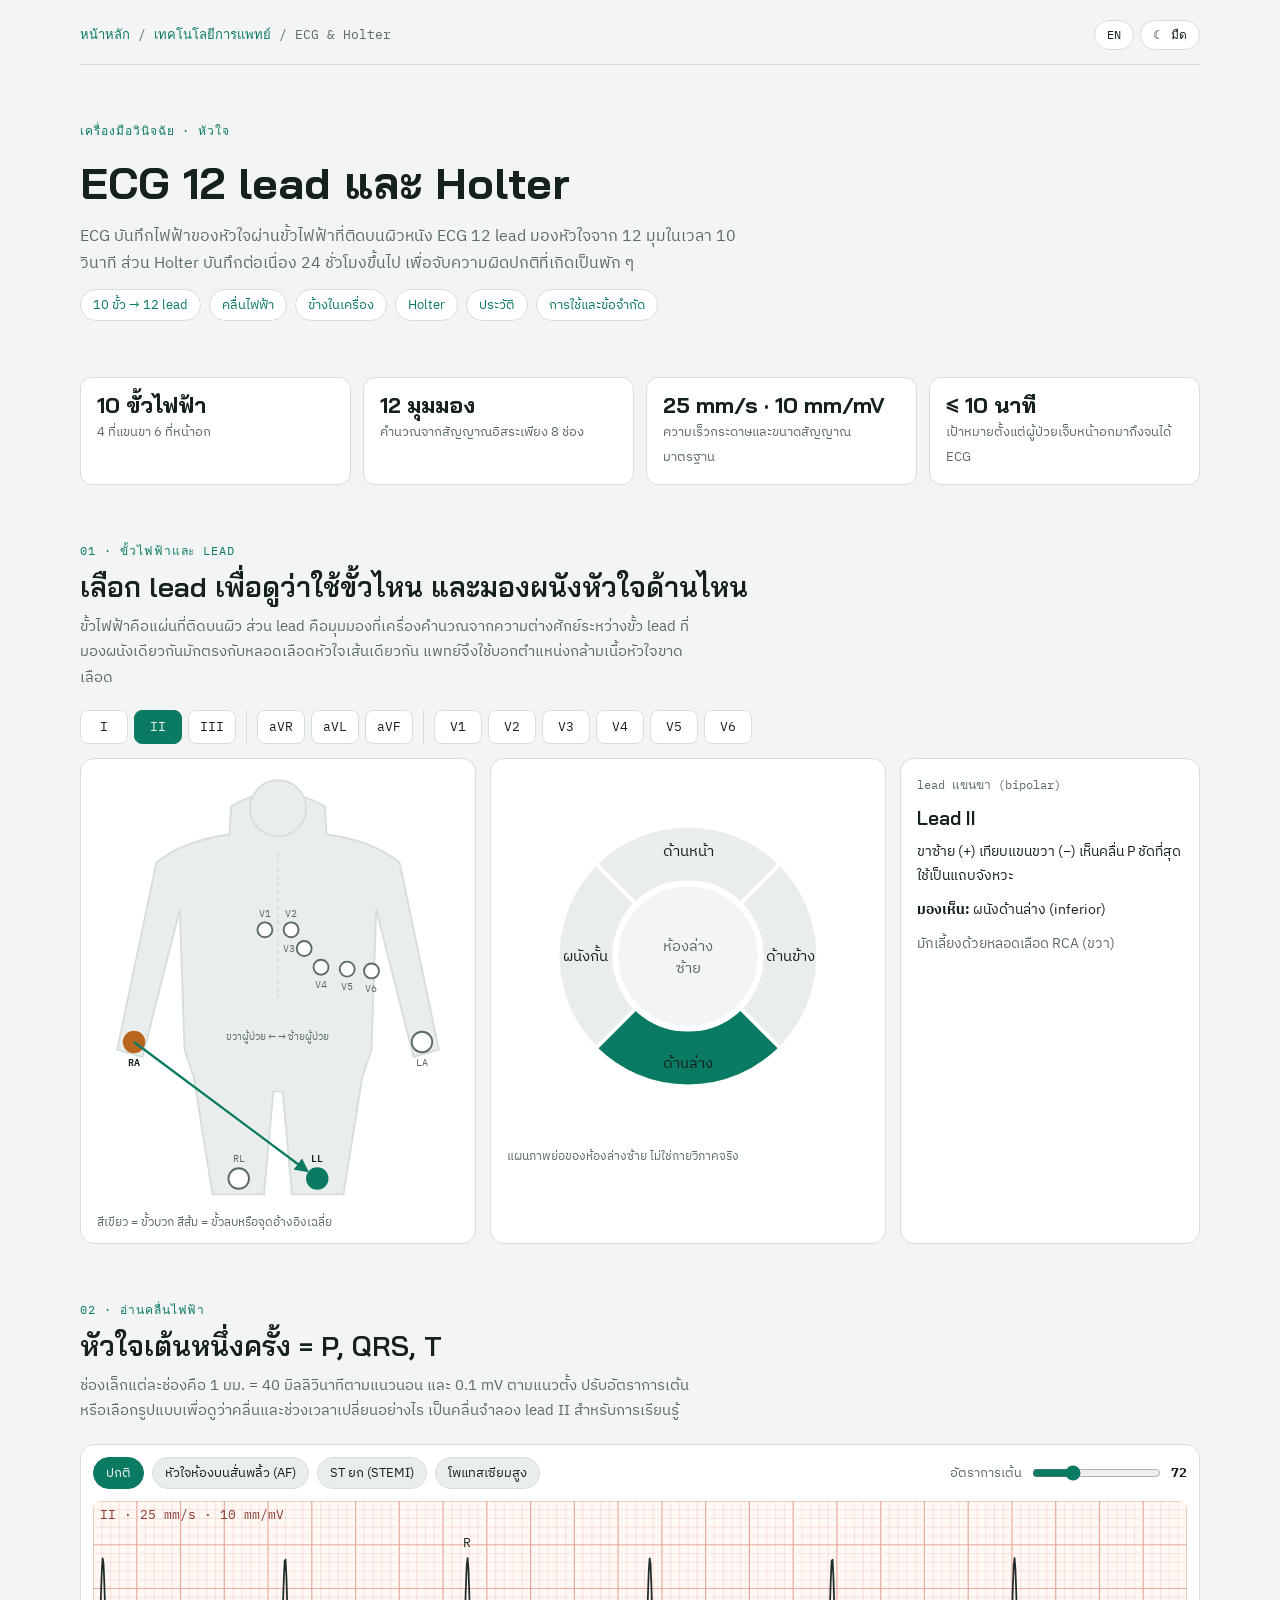
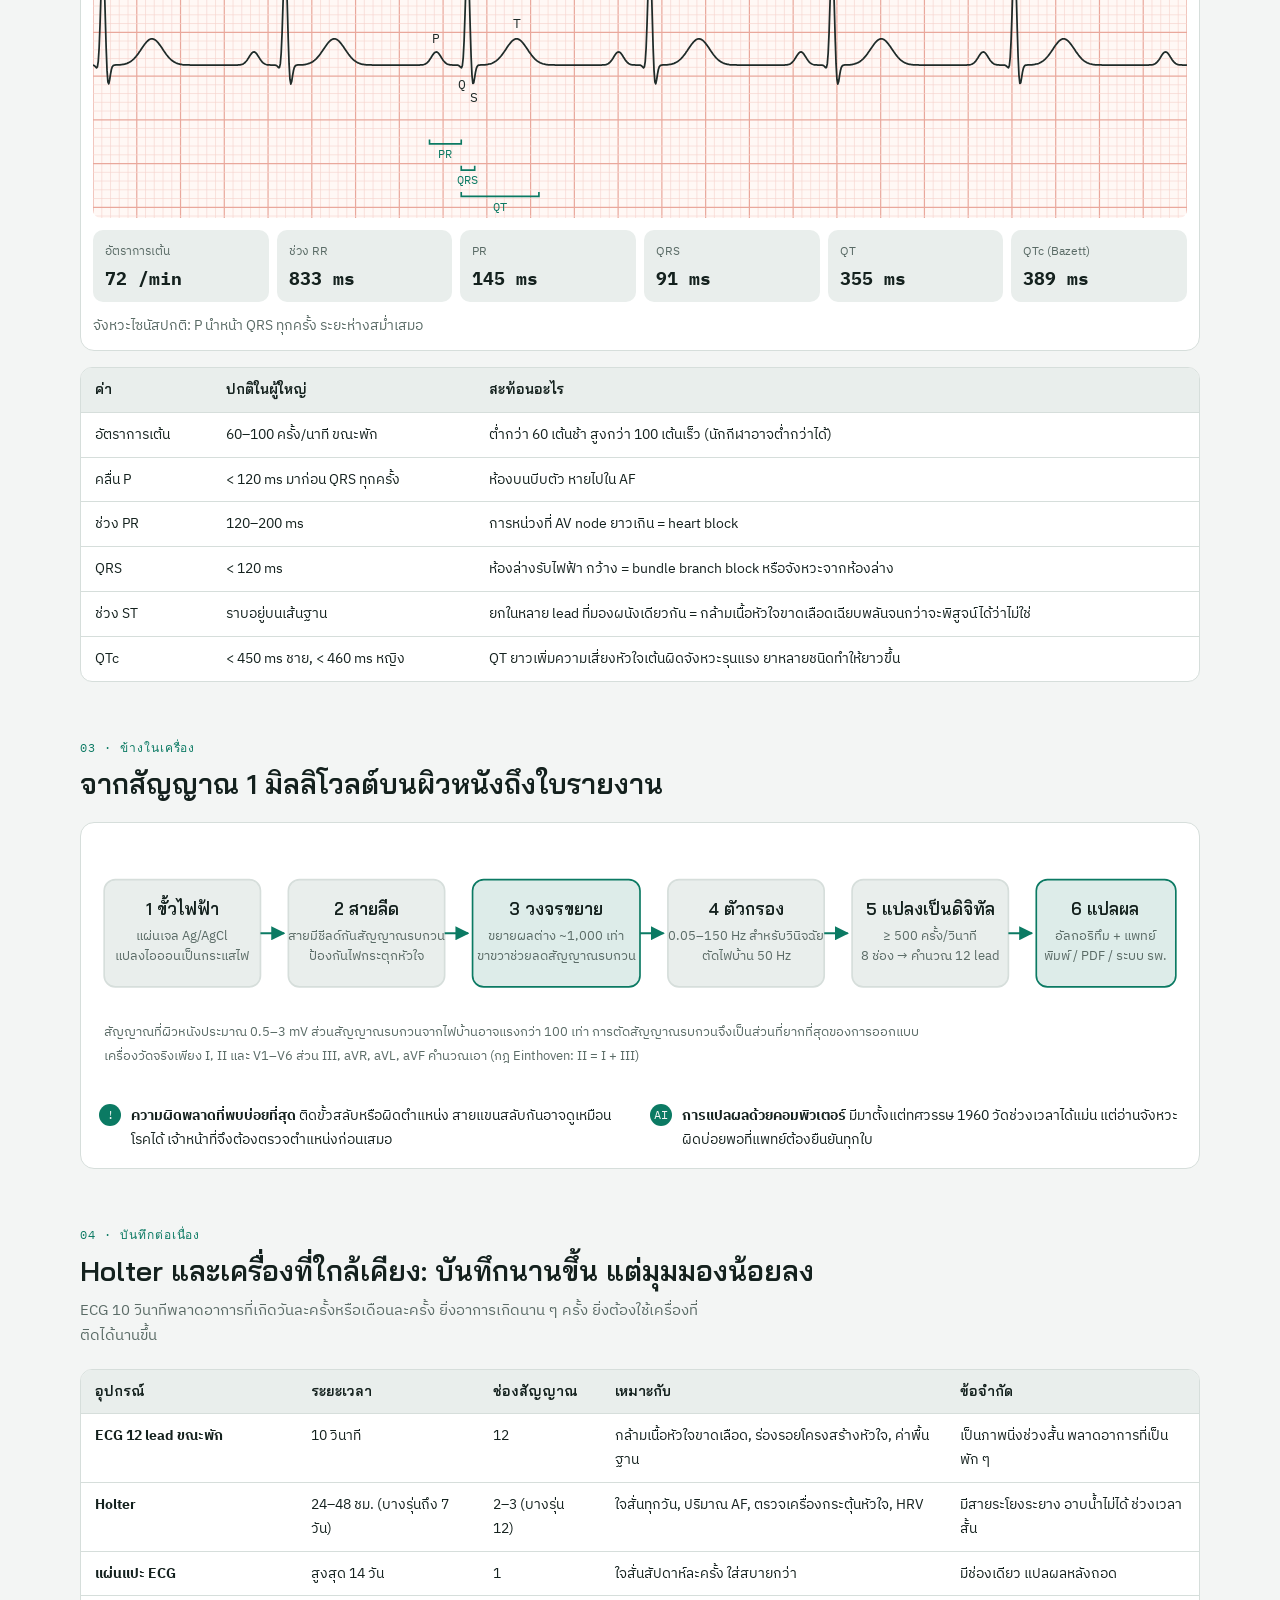
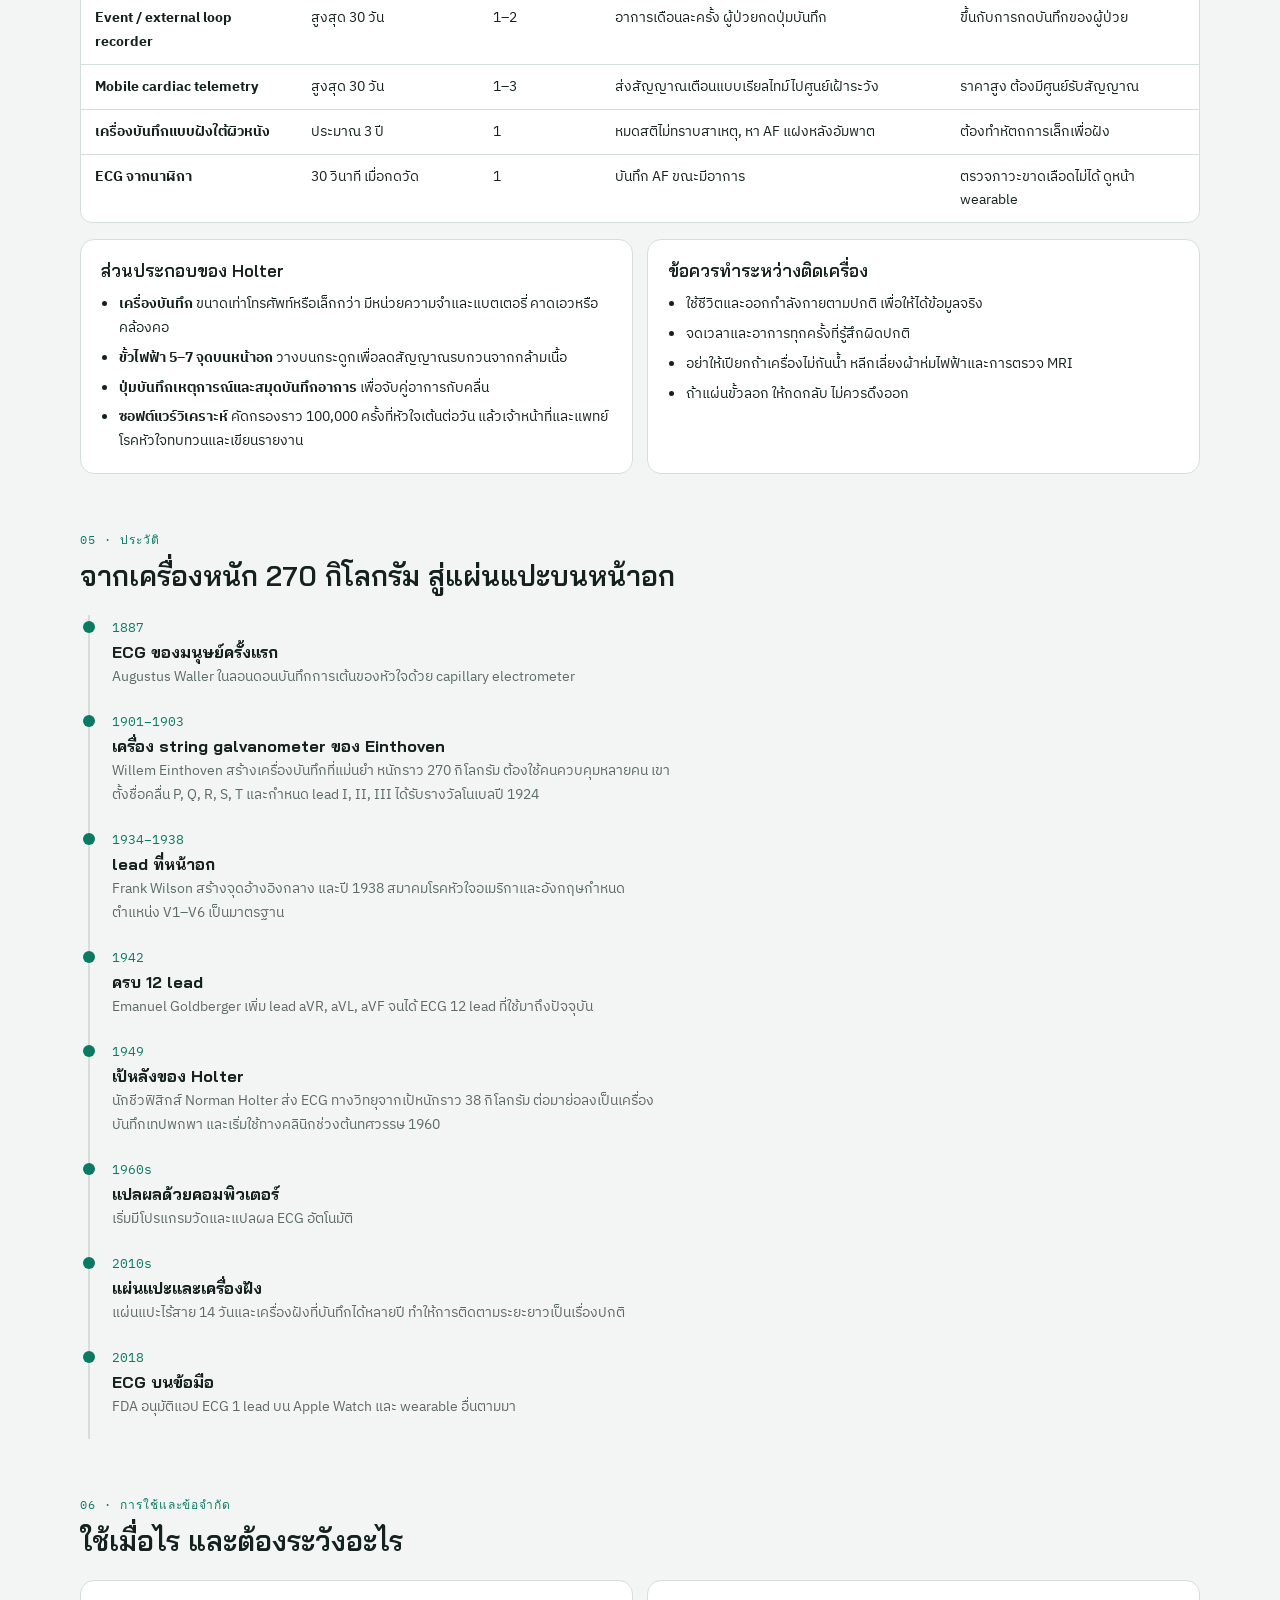
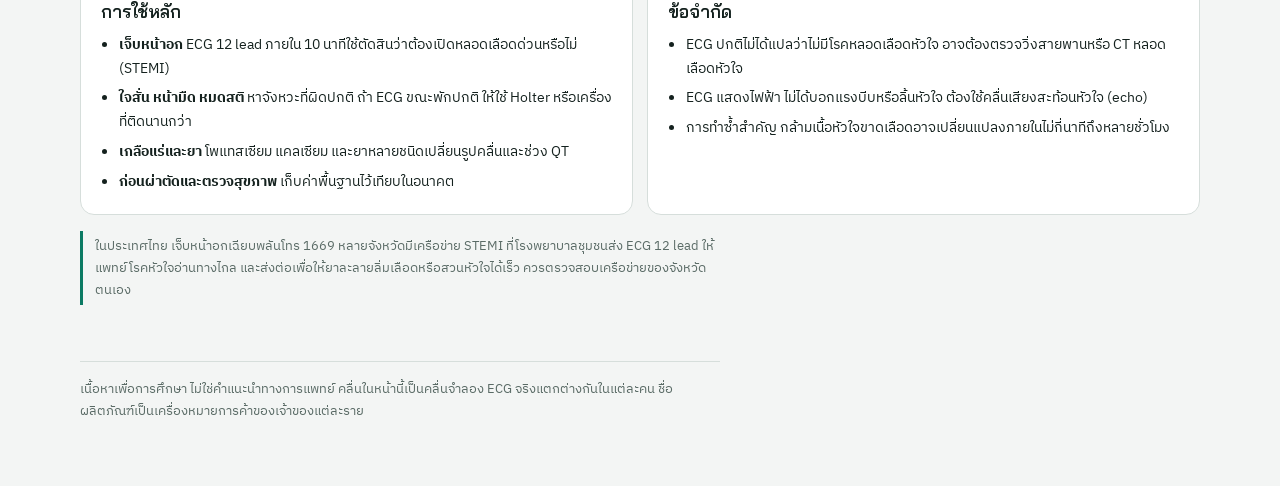
<file: medical-tech/ecg-holter.html>
<!doctype html>
<html lang="th">
<head>
<meta charset="utf-8">
<meta name="viewport" content="width=device-width, initial-scale=1, viewport-fit=cover">
<title data-en="12-lead ECG and Holter">ECG 12 lead และ Holter</title>
<meta name="description" content="ECG 12 lead และ Holter ทำงานอย่างไร ติดขั้วไฟฟ้าตรงไหน แต่ละ lead มองหัวใจด้านไหน ค่าปกติ ส่วนประกอบในเครื่อง และประวัติ">
<link rel="preconnect" href="https://fonts.googleapis.com">
<link rel="preconnect" href="https://fonts.gstatic.com" crossorigin>
<link rel="stylesheet" href="https://fonts.googleapis.com/css2?family=Bai+Jamjuree:wght@500;600;700&family=IBM+Plex+Sans+Thai:wght@400;500;600&family=IBM+Plex+Mono:wght@400;500&display=swap">
<link rel="stylesheet" href="../assets/site.css">
<script src="../assets/i18n.js"></script>
<script src="../assets/theme.js"></script>
<style>
.toc{display:flex;gap:8px;flex-wrap:wrap}
.toc a{font-size:13px;text-decoration:none;border:1px solid var(--line);border-radius:999px;padding:4px 12px;background:var(--surface)}
.facts{display:grid;gap:12px;grid-template-columns:repeat(auto-fit,minmax(170px,1fr))}
.fact{background:var(--surface);border:1px solid var(--line);border-radius:12px;padding:14px 16px}
.fact b{display:block;font-family:var(--display);font-size:22px;line-height:1.2}
.fact span{font-size:13px;color:var(--muted)}

/* lead explorer: body diagram | heart diagram, controls on top */
.leads{display:flex;flex-wrap:wrap;gap:6px;margin-bottom:14px}
.leads button{font:inherit;font-family:var(--mono);font-size:13px;min-width:48px;border:1px solid var(--line);background:var(--surface);color:var(--fg);border-radius:8px;padding:5px 10px;cursor:pointer}
.leads button[aria-pressed="true"]{background:var(--accent);border-color:var(--accent);color:var(--bg)}
.leads .sep{width:1px;background:var(--line);margin:0 4px}
.explorer{display:grid;grid-template-columns:minmax(0,1fr) minmax(0,1fr) 300px;gap:14px}
@media (max-width:980px){.explorer{grid-template-columns:1fr 1fr}.explorer .panel{grid-column:1/-1}}
@media (max-width:560px){.explorer{grid-template-columns:1fr}}
.fig{background:var(--surface);border:1px solid var(--line);border-radius:14px;padding:10px}
.fig svg{display:block;width:100%;height:auto}
.fig figcaption{font-size:12px;color:var(--muted);padding:4px 6px 0}
.panel{background:var(--surface);border:1px solid var(--line);border-radius:14px;padding:16px;display:flex;flex-direction:column;gap:10px}
.panel h3{font-size:19px}
.panel .k{font-family:var(--mono);font-size:12px;color:var(--muted)}
.panel p{font-size:14px}
svg .body{fill:var(--surface2);stroke:var(--line);stroke-width:2}
svg .el{fill:var(--surface);stroke:var(--muted);stroke-width:2}
svg .el.on{fill:var(--accent);stroke:var(--accent)}
svg .el.neg{fill:var(--accent2);stroke:var(--accent2)}
svg .elt{font-family:var(--mono);font-size:11px;fill:var(--muted)}
svg .elt.on{fill:var(--fg);font-weight:600}
svg .wall{fill:var(--surface2);stroke:var(--surface);stroke-width:3;transition:fill .2s}
svg .wall.on{fill:var(--accent)}
svg .wl{font-family:var(--body);font-size:12px;fill:var(--fg)}
svg .vec{stroke:var(--accent);stroke-width:2.5;fill:none}

/* waveform strip: ECG paper grid stays pink-on-cream in both themes, like real paper */
.strip-wrap{background:var(--surface);border:1px solid var(--line);border-radius:14px;padding:12px;display:flex;flex-direction:column;gap:12px}
.strip-ctrl{display:flex;flex-wrap:wrap;gap:8px;align-items:center}
.strip-ctrl button{font:inherit;font-size:13px;border:1px solid var(--line);background:var(--surface2);color:var(--fg);border-radius:999px;padding:4px 12px;cursor:pointer}
.strip-ctrl button[aria-pressed="true"]{background:var(--accent);border-color:var(--accent);color:var(--bg)}
.strip-ctrl label{display:flex;gap:8px;align-items:center;font-size:13px;color:var(--muted);margin-left:auto}
.strip-ctrl input{accent-color:var(--accent)}
.paper{overflow-x:auto;border-radius:8px}
.paper svg{display:block;min-width:720px;width:100%;height:auto;background:#FFF8F5}
.readout{display:grid;gap:8px;grid-template-columns:repeat(auto-fit,minmax(120px,1fr))}
.readout div{background:var(--surface2);border-radius:10px;padding:8px 12px}
.readout b{display:block;font-family:var(--mono);font-size:18px}
.readout span{font-size:12px;color:var(--muted)}
.rhythm-note{font-size:14px;color:var(--muted);max-width:80ch}

.diagram{background:var(--surface);border:1px solid var(--line);border-radius:14px;padding:12px;overflow-x:auto}
.diagram svg{display:block;width:100%;min-width:700px;height:auto}
svg .bx{fill:var(--surface2);stroke:var(--line);stroke-width:1.5}
svg .bx.k{fill:color-mix(in srgb,var(--accent) 14%,var(--surface));stroke:var(--accent)}
svg .t{fill:var(--fg);font-family:var(--display);font-size:15px;font-weight:600}
svg .s{fill:var(--muted);font-family:var(--body);font-size:12px}
svg .ln{stroke:var(--accent);stroke-width:1.8;fill:none}
.legend{display:grid;gap:8px 20px;grid-template-columns:repeat(auto-fit,minmax(240px,1fr));padding:12px 6px 4px;font-size:14px}
.legend div{display:flex;gap:10px}
.legend i{font-style:normal;font-family:var(--mono);font-size:12px;color:var(--bg);background:var(--accent);border-radius:50%;width:22px;height:22px;flex:none;display:grid;place-items:center}

.timeline{display:flex;flex-direction:column;border-left:2px solid var(--line);margin-left:8px}
.ev{position:relative;padding:0 0 20px 22px}
.ev::before{content:"";position:absolute;left:-7px;top:6px;width:12px;height:12px;border-radius:50%;background:var(--accent)}
.ev .yr{font-family:var(--mono);font-size:13px;color:var(--accent)}
.ev h4{font-size:16px;margin:2px 0}
.ev p{color:var(--muted);font-size:14px;max-width:70ch}
.two{display:grid;gap:14px;grid-template-columns:repeat(auto-fit,minmax(280px,1fr))}
.two ul{margin:0;padding-left:18px;display:flex;flex-direction:column;gap:6px;font-size:14px}
</style>
</head>
<body>
<div class="wrap">
  <nav class="sitenav" aria-label="เส้นทาง" data-en-label="Breadcrumb">
    <span class="crumbs"><a href="../index.html" data-en="Home">หน้าหลัก</a> / <a href="index.html" data-en="Medical technology">เทคโนโลยีการแพทย์</a> / <span>ECG &amp; Holter</span></span>
    <span style="display:flex;gap:6px"><button class="lang-btn" type="button">EN</button><button class="theme-btn" type="button">☾ มืด</button></span>
  </nav>

  <header class="top">
    <span class="eyebrow" data-en="Diagnostics · Heart">เครื่องมือวินิจฉัย · หัวใจ</span>
    <h1 data-en="12-lead ECG and Holter monitoring">ECG 12 lead และ Holter</h1>
    <p class="lead" data-en="An ECG records the heart’s electrical activity through electrodes on the skin. The 12-lead ECG looks at the heart from 12 angles for 10 seconds; a Holter records continuously for 24 hours or more to catch problems that come and go.">ECG บันทึกไฟฟ้าของหัวใจผ่านขั้วไฟฟ้าที่ติดบนผิวหนัง ECG 12 lead มองหัวใจจาก 12 มุมในเวลา 10 วินาที ส่วน Holter บันทึกต่อเนื่อง 24 ชั่วโมงขึ้นไป เพื่อจับความผิดปกติที่เกิดเป็นพัก ๆ</p>
    <nav class="toc" aria-label="ในหน้านี้" data-en-label="On this page">
      <a href="#s-leads" data-en="10 electrodes → 12 leads">10 ขั้ว → 12 lead</a><a href="#s-wave" data-en="Waveform">คลื่นไฟฟ้า</a><a href="#s-inside" data-en="Inside the machine">ข้างในเครื่อง</a><a href="#s-holter">Holter</a><a href="#s-history" data-en="History">ประวัติ</a><a href="#s-use" data-en="Uses and limits">การใช้และข้อจำกัด</a>
    </nav>
  </header>

  <section class="facts" aria-label="ตัวเลขสำคัญ" data-en-label="Key numbers">
    <div class="fact"><b data-en="10 electrodes">10 ขั้วไฟฟ้า</b><span data-en="4 on the limbs, 6 on the chest">4 ที่แขนขา 6 ที่หน้าอก</span></div>
    <div class="fact"><b data-en="12 views">12 มุมมอง</b><span data-en="computed from 8 independent signals">คำนวณจากสัญญาณอิสระเพียง 8 ช่อง</span></div>
    <div class="fact"><b>25 mm/s · 10 mm/mV</b><span data-en="standard paper speed and gain">ความเร็วกระดาษและขนาดสัญญาณมาตรฐาน</span></div>
    <div class="fact"><b data-en="≤ 10 minutes">≤ 10 นาที</b><span data-en="target from arrival to ECG for chest pain">เป้าหมายตั้งแต่ผู้ป่วยเจ็บหน้าอกมาถึงจนได้ ECG</span></div>
  </section>

  <!-- leads -->
  <section id="s-leads" aria-labelledby="h-leads">
    <div class="sec-head">
      <span class="eyebrow" data-en="01 · Electrodes and leads">01 · ขั้วไฟฟ้าและ lead</span>
      <h2 id="h-leads" data-en="Pick a lead to see which electrodes it uses and which heart wall it watches">เลือก lead เพื่อดูว่าใช้ขั้วไหน และมองผนังหัวใจด้านไหน</h2>
      <p data-en="An electrode is the sticker on the skin; a lead is the view the machine calculates between electrodes. Leads that watch the same wall usually map to the same coronary artery, which is how doctors locate a heart attack.">ขั้วไฟฟ้าคือแผ่นที่ติดบนผิว ส่วน lead คือมุมมองที่เครื่องคำนวณจากความต่างศักย์ระหว่างขั้ว lead ที่มองผนังเดียวกันมักตรงกับหลอดเลือดหัวใจเส้นเดียวกัน แพทย์จึงใช้บอกตำแหน่งกล้ามเนื้อหัวใจขาดเลือด</p>
    </div>
    <div class="leads" id="leadBtns" role="group" aria-label="เลือก lead" data-en-label="Choose a lead"></div>
    <div class="explorer">
      <figure class="fig" style="margin:0">
        <svg viewBox="0 0 400 470" role="img" aria-label="ตำแหน่งขั้วไฟฟ้า 10 ตำแหน่งบนร่างกาย" data-en-label="Positions of the 10 electrodes on the body">
          <path class="body" d="M150 40 Q200 10 250 40 L252 70 Q300 76 330 100 L372 300 L345 308 L305 150 L300 300 L290 330 L270 455 L215 455 L205 345 L195 345 L185 455 L130 455 L110 330 L100 300 L95 150 L55 308 L28 300 L70 100 Q100 76 148 70Z"/>
          <circle cx="200" cy="42" r="30" class="body"/>
          <path d="M200 90 V250" stroke="var(--line)" stroke-width="2" stroke-dasharray="4 4"/>
          <g id="els"></g>
          <text class="s" x="200" y="290" text-anchor="middle" style="font-size:11px;fill:var(--muted);font-family:var(--body)" data-en="patient’s right ← → patient’s left">ขวาผู้ป่วย ← → ซ้ายผู้ป่วย</text>
        </svg>
        <figcaption data-en="Green = positive pole, orange = negative pole or the averaged reference">สีเขียว = ขั้วบวก สีส้ม = ขั้วลบหรือจุดอ้างอิงเฉลี่ย</figcaption>
      </figure>
      <figure class="fig" style="margin:0">
        <svg viewBox="0 0 300 300" role="img" aria-label="ผนังหัวใจห้องล่างซ้าย 4 ด้าน" data-en-label="The four walls of the left ventricle">
          <g transform="translate(150 150)">
            <path id="w-ant" class="wall" d="M-74 -74 A105 105 0 0 1 74 -74 L42 -42 A60 60 0 0 0 -42 -42Z"/>
            <path id="w-lat" class="wall" d="M74 -74 A105 105 0 0 1 74 74 L42 42 A60 60 0 0 0 42 -42Z"/>
            <path id="w-inf" class="wall" d="M74 74 A105 105 0 0 1 -74 74 L-42 42 A60 60 0 0 0 42 42Z"/>
            <path id="w-sep" class="wall" d="M-74 74 A105 105 0 0 1 -74 -74 L-42 -42 A60 60 0 0 0 -42 42Z"/>
            <circle r="56" fill="var(--bg)"/>
            <text class="wl" y="-80" text-anchor="middle" data-en="Anterior">ด้านหน้า</text>
            <text class="wl" x="82" y="4" text-anchor="middle" data-en="Lateral">ด้านข้าง</text>
            <text class="wl" y="90" text-anchor="middle" data-en="Inferior">ด้านล่าง</text>
            <text class="wl" x="-82" y="4" text-anchor="middle" data-en="Septal">ผนังกั้น</text>
            <text class="wl" y="-4" text-anchor="middle" style="fill:var(--muted)" data-en="Left">ห้องล่าง</text>
            <text class="wl" y="14" text-anchor="middle" style="fill:var(--muted)" data-en="ventricle">ซ้าย</text>
          </g>
        </svg>
        <figcaption data-en="Simplified diagram of the left ventricle, not true anatomy">แผนภาพย่อของห้องล่างซ้าย ไม่ใช่กายวิภาคจริง</figcaption>
      </figure>
      <aside class="panel" aria-live="polite">
        <span class="k" id="l-type"></span>
        <h3 id="l-name"></h3>
        <p id="l-calc"></p>
        <p id="l-wall"></p>
        <p id="l-art" class="muted"></p>
      </aside>
    </div>
  </section>

  <!-- waveform -->
  <section id="s-wave" aria-labelledby="h-wave">
    <div class="sec-head">
      <span class="eyebrow" data-en="02 · Reading the waveform">02 · อ่านคลื่นไฟฟ้า</span>
      <h2 id="h-wave" data-en="One heartbeat = P, QRS, T">หัวใจเต้นหนึ่งครั้ง = P, QRS, T</h2>
      <p data-en="Each small square is 1 mm = 40 ms across and 0.1 mV high. Change the heart rate or pick a pattern to see how the waves and intervals change. This is a simulated lead II strip for teaching.">ช่องเล็กแต่ละช่องคือ 1 มม. = 40 มิลลิวินาทีตามแนวนอน และ 0.1 mV ตามแนวตั้ง ปรับอัตราการเต้นหรือเลือกรูปแบบเพื่อดูว่าคลื่นและช่วงเวลาเปลี่ยนอย่างไร เป็นคลื่นจำลอง lead II สำหรับการเรียนรู้</p>
    </div>
    <div class="strip-wrap">
      <div class="strip-ctrl" role="group" aria-label="รูปแบบคลื่น" data-en-label="Rhythm pattern">
        <button type="button" data-r="nsr" aria-pressed="true" data-en="Normal">ปกติ</button>
        <button type="button" data-r="af" aria-pressed="false" data-en="Atrial fibrillation">หัวใจห้องบนสั่นพลิ้ว (AF)</button>
        <button type="button" data-r="stemi" aria-pressed="false" data-en="ST elevation (STEMI)">ST ยก (STEMI)</button>
        <button type="button" data-r="hyperk" aria-pressed="false" data-en="High potassium">โพแทสเซียมสูง</button>
        <label><span data-en="Heart rate">อัตราการเต้น</span> <input type="range" id="hr" min="40" max="150" value="72" aria-label="อัตราการเต้น"> <b id="hrv" style="font-family:var(--mono);color:var(--fg)">72</b></label>
      </div>
      <div class="paper"><svg id="strip" viewBox="0 0 1000 290" role="img" aria-label="คลื่นไฟฟ้าหัวใจจำลอง" data-en-label="Simulated ECG strip"></svg></div>
      <div class="readout" id="readout"></div>
      <p class="rhythm-note" id="rnote"></p>
    </div>
    <div class="tbl-wrap" style="margin-top:16px"><table>
      <thead><tr><th data-en="Measure">ค่า</th><th data-en="Normal adult">ปกติในผู้ใหญ่</th><th data-en="What it reflects">สะท้อนอะไร</th></tr></thead>
      <tbody>
        <tr><td data-en="Heart rate">อัตราการเต้น</td><td data-en="60–100 /min at rest">60–100 ครั้ง/นาที ขณะพัก</td><td data-en="Below 60 bradycardia, above 100 tachycardia (athletes can be lower)">ต่ำกว่า 60 เต้นช้า สูงกว่า 100 เต้นเร็ว (นักกีฬาอาจต่ำกว่าได้)</td></tr>
        <tr><td data-en="P wave">คลื่น P</td><td data-en="< 120 ms, before every QRS">&lt; 120 ms มาก่อน QRS ทุกครั้ง</td><td data-en="Atria contracting; absent in AF">ห้องบนบีบตัว หายไปใน AF</td></tr>
        <tr><td data-en="PR interval">ช่วง PR</td><td>120–200 ms</td><td data-en="Delay through the AV node; long = heart block">การหน่วงที่ AV node ยาวเกิน = heart block</td></tr>
        <tr><td>QRS</td><td>&lt; 120 ms</td><td data-en="Ventricles depolarising; wide = bundle branch block or ventricular origin">ห้องล่างรับไฟฟ้า กว้าง = bundle branch block หรือจังหวะจากห้องล่าง</td></tr>
        <tr><td data-en="ST segment">ช่วง ST</td><td data-en="flat on the baseline">ราบอยู่บนเส้นฐาน</td><td data-en="Raised in matching leads = acute heart attack until proven otherwise">ยกในหลาย lead ที่มองผนังเดียวกัน = กล้ามเนื้อหัวใจขาดเลือดเฉียบพลันจนกว่าจะพิสูจน์ได้ว่าไม่ใช่</td></tr>
        <tr><td>QTc</td><td data-en="< 450 ms men, < 460 ms women">&lt; 450 ms ชาย, &lt; 460 ms หญิง</td><td data-en="Long QT raises the risk of dangerous arrhythmia; many drugs prolong it">QT ยาวเพิ่มความเสี่ยงหัวใจเต้นผิดจังหวะรุนแรง ยาหลายชนิดทำให้ยาวขึ้น</td></tr>
      </tbody>
    </table></div>
  </section>

  <!-- inside -->
  <section id="s-inside" aria-labelledby="h-inside">
    <div class="sec-head">
      <span class="eyebrow" data-en="03 · Inside the machine">03 · ข้างในเครื่อง</span>
      <h2 id="h-inside" data-en="From a 1-millivolt signal on the skin to a report">จากสัญญาณ 1 มิลลิโวลต์บนผิวหนังถึงใบรายงาน</h2>
    </div>
    <div class="diagram">
      <svg viewBox="0 0 980 230" role="img" aria-label="ขั้นตอนประมวลสัญญาณในเครื่อง ECG" data-en-label="Signal chain inside an ECG machine">
        <defs><marker id="ar" viewBox="0 0 10 10" refX="9" refY="5" markerWidth="7" markerHeight="7" orient="auto"><path d="M0 0 10 5 0 10z" fill="var(--accent)"/></marker></defs>
        <g>
          <rect class="bx" x="10" y="40" width="140" height="96" rx="10"/><text class="t" x="80" y="72" text-anchor="middle" data-en="1 Electrodes">1 ขั้วไฟฟ้า</text><text class="s" x="80" y="94" text-anchor="middle" data-en="Ag/AgCl gel pads">แผ่นเจล Ag/AgCl</text><text class="s" x="80" y="112" text-anchor="middle" data-en="ion → electron current">แปลงไอออนเป็นกระแสไฟ</text>
          <rect class="bx" x="175" y="40" width="140" height="96" rx="10"/><text class="t" x="245" y="72" text-anchor="middle" data-en="2 Lead cable">2 สายลีด</text><text class="s" x="245" y="94" text-anchor="middle" data-en="shielded wires">สายมีชีลด์กันสัญญาณรบกวน</text><text class="s" x="245" y="112" text-anchor="middle" data-en="defib protection">ป้องกันไฟกระตุกหัวใจ</text>
          <rect class="bx k" x="340" y="40" width="150" height="96" rx="10"/><text class="t" x="415" y="72" text-anchor="middle" data-en="3 Amplifier">3 วงจรขยาย</text><text class="s" x="415" y="94" text-anchor="middle" data-en="differential, ~1000×">ขยายผลต่าง ~1,000 เท่า</text><text class="s" x="415" y="112" text-anchor="middle" data-en="right-leg drive cuts noise">ขาขวาช่วยลดสัญญาณรบกวน</text>
          <rect class="bx" x="515" y="40" width="140" height="96" rx="10"/><text class="t" x="585" y="72" text-anchor="middle" data-en="4 Filters">4 ตัวกรอง</text><text class="s" x="585" y="94" text-anchor="middle" data-en="0.05–150 Hz diagnostic">0.05–150 Hz สำหรับวินิจฉัย</text><text class="s" x="585" y="112" text-anchor="middle" data-en="50 Hz mains notch">ตัดไฟบ้าน 50 Hz</text>
          <rect class="bx" x="680" y="40" width="140" height="96" rx="10"/><text class="t" x="750" y="72" text-anchor="middle" data-en="5 Digitise">5 แปลงเป็นดิจิทัล</text><text class="s" x="750" y="94" text-anchor="middle" data-en="≥ 500 samples/s">≥ 500 ครั้ง/วินาที</text><text class="s" x="750" y="112" text-anchor="middle" data-en="8 channels → 12 leads">8 ช่อง → คำนวณ 12 lead</text>
          <rect class="bx k" x="845" y="40" width="125" height="96" rx="10"/><text class="t" x="907" y="72" text-anchor="middle" data-en="6 Interpret">6 แปลผล</text><text class="s" x="907" y="94" text-anchor="middle" data-en="algorithm + doctor">อัลกอริทึม + แพทย์</text><text class="s" x="907" y="112" text-anchor="middle" data-en="print / PDF / HIS">พิมพ์ / PDF / ระบบ รพ.</text>
          <path class="ln" d="M150 88H171" marker-end="url(#ar)"/><path class="ln" d="M315 88H336" marker-end="url(#ar)"/><path class="ln" d="M490 88H511" marker-end="url(#ar)"/><path class="ln" d="M655 88H676" marker-end="url(#ar)"/><path class="ln" d="M820 88H841" marker-end="url(#ar)"/>
          <text class="s" x="10" y="180" data-en="Signal at the skin ≈ 0.5–3 mV; mains interference can be 100× larger, so noise rejection is the hardest part of the design.">สัญญาณที่ผิวหนังประมาณ 0.5–3 mV ส่วนสัญญาณรบกวนจากไฟบ้านอาจแรงกว่า 100 เท่า การตัดสัญญาณรบกวนจึงเป็นส่วนที่ยากที่สุดของการออกแบบ</text>
          <text class="s" x="10" y="202" data-en="Only I, II and V1–V6 are measured; III, aVR, aVL and aVF are calculated (Einthoven: II = I + III).">เครื่องวัดจริงเพียง I, II และ V1–V6 ส่วน III, aVR, aVL, aVF คำนวณเอา (กฎ Einthoven: II = I + III)</text>
        </g>
      </svg>
      <div class="legend">
        <div><i>!</i><span data-en="<b>Most common error:</b> swapped or misplaced electrodes. Reversed arm leads can mimic disease, so technicians are trained to check placement first."><b>ความผิดพลาดที่พบบ่อยที่สุด</b> ติดขั้วสลับหรือผิดตำแหน่ง สายแขนสลับกันอาจดูเหมือนโรคได้ เจ้าหน้าที่จึงต้องตรวจตำแหน่งก่อนเสมอ</span></div>
        <div><i>AI</i><span data-en="<b>Computer interpretation</b> has existed since the 1960s and is good at measuring intervals, but misreads rhythms often enough that a doctor must confirm every report."><b>การแปลผลด้วยคอมพิวเตอร์</b> มีมาตั้งแต่ทศวรรษ 1960 วัดช่วงเวลาได้แม่น แต่อ่านจังหวะผิดบ่อยพอที่แพทย์ต้องยืนยันทุกใบ</span></div>
      </div>
    </div>
  </section>

  <!-- holter -->
  <section id="s-holter" aria-labelledby="h-holter">
    <div class="sec-head">
      <span class="eyebrow" data-en="04 · Ambulatory monitoring">04 · บันทึกต่อเนื่อง</span>
      <h2 id="h-holter" data-en="Holter and its relatives: longer recording, fewer views">Holter และเครื่องที่ใกล้เคียง: บันทึกนานขึ้น แต่มุมมองน้อยลง</h2>
      <p data-en="A 10-second ECG misses symptoms that come once a day or once a month. The rarer the symptom, the longer the monitor needs to be worn.">ECG 10 วินาทีพลาดอาการที่เกิดวันละครั้งหรือเดือนละครั้ง ยิ่งอาการเกิดนาน ๆ ครั้ง ยิ่งต้องใช้เครื่องที่ติดได้นานขึ้น</p>
    </div>
    <div class="tbl-wrap"><table>
      <thead><tr><th data-en="Device">อุปกรณ์</th><th data-en="Duration">ระยะเวลา</th><th data-en="Channels">ช่องสัญญาณ</th><th data-en="Best for">เหมาะกับ</th><th data-en="Limitation">ข้อจำกัด</th></tr></thead>
      <tbody>
        <tr><td data-en="<b>Resting 12-lead ECG</b>"><b>ECG 12 lead ขณะพัก</b></td><td data-en="10 seconds">10 วินาที</td><td>12</td><td data-en="Heart attack, structure clues, baseline">กล้ามเนื้อหัวใจขาดเลือด, ร่องรอยโครงสร้างหัวใจ, ค่าพื้นฐาน</td><td data-en="A snapshot; misses intermittent problems">เป็นภาพนิ่งช่วงสั้น พลาดอาการที่เป็นพัก ๆ</td></tr>
        <tr><td data-en="<b>Holter monitor</b>"><b>Holter</b></td><td data-en="24–48 h (up to 7 days)">24–48 ชม. (บางรุ่นถึง 7 วัน)</td><td data-en="2–3, some 12">2–3 (บางรุ่น 12)</td><td data-en="Daily palpitations, AF burden, pacemaker check, heart-rate variability">ใจสั่นทุกวัน, ปริมาณ AF, ตรวจเครื่องกระตุ้นหัวใจ, HRV</td><td data-en="Wires; no showering; short window">มีสายระโยงระยาง อาบน้ำไม่ได้ ช่วงเวลาสั้น</td></tr>
        <tr><td data-en="<b>ECG patch</b>"><b>แผ่นแปะ ECG</b></td><td data-en="up to 14 days">สูงสุด 14 วัน</td><td>1</td><td data-en="Weekly palpitations; easier to wear">ใจสั่นสัปดาห์ละครั้ง ใส่สบายกว่า</td><td data-en="Single lead, analysed after removal">มีช่องเดียว แปลผลหลังถอด</td></tr>
        <tr><td data-en="<b>Event / external loop recorder</b>"><b>Event / external loop recorder</b></td><td data-en="up to 30 days">สูงสุด 30 วัน</td><td>1–2</td><td data-en="Monthly symptoms; patient presses a button">อาการเดือนละครั้ง ผู้ป่วยกดปุ่มบันทึก</td><td data-en="Depends on the patient pressing">ขึ้นกับการกดบันทึกของผู้ป่วย</td></tr>
        <tr><td data-en="<b>Mobile cardiac telemetry</b>"><b>Mobile cardiac telemetry</b></td><td data-en="up to 30 days">สูงสุด 30 วัน</td><td>1–3</td><td data-en="Real-time alerts to a monitoring centre">ส่งสัญญาณเตือนแบบเรียลไทม์ไปศูนย์เฝ้าระวัง</td><td data-en="Cost; needs a monitoring service">ราคาสูง ต้องมีศูนย์รับสัญญาณ</td></tr>
        <tr><td data-en="<b>Implantable loop recorder</b>"><b>เครื่องบันทึกแบบฝังใต้ผิวหนัง</b></td><td data-en="about 3 years">ประมาณ 3 ปี</td><td>1</td><td data-en="Unexplained fainting, hidden AF after stroke">หมดสติไม่ทราบสาเหตุ, หา AF แฝงหลังอัมพาต</td><td data-en="Minor procedure to insert">ต้องทำหัตถการเล็กเพื่อฝัง</td></tr>
        <tr><td data-en="<b>Smartwatch ECG</b>"><b>ECG จากนาฬิกา</b></td><td data-en="30 s on demand">30 วินาที เมื่อกดวัด</td><td>1</td><td data-en="Capturing AF during symptoms">บันทึก AF ขณะมีอาการ</td><td data-en="Cannot detect ischaemia; see the wearables page">ตรวจภาวะขาดเลือดไม่ได้ ดูหน้า wearable</td></tr>
      </tbody>
    </table></div>
    <div class="two" style="margin-top:16px">
      <div class="card"><h3 data-en="Parts of a Holter system">ส่วนประกอบของ Holter</h3><ul>
        <li data-en="<b>Recorder</b> the size of a phone or smaller, with memory and battery, clipped to a belt or neck strap"><b>เครื่องบันทึก</b> ขนาดเท่าโทรศัพท์หรือเล็กกว่า มีหน่วยความจำและแบตเตอรี่ คาดเอวหรือคล้องคอ</li>
        <li data-en="<b>5–7 chest electrodes</b> placed over bone to reduce muscle noise"><b>ขั้วไฟฟ้า 5–7 จุดบนหน้าอก</b> วางบนกระดูกเพื่อลดสัญญาณรบกวนจากกล้ามเนื้อ</li>
        <li data-en="<b>Event button and diary</b> to link symptoms to the recording"><b>ปุ่มบันทึกเหตุการณ์และสมุดบันทึกอาการ</b> เพื่อจับคู่อาการกับคลื่น</li>
        <li data-en="<b>Analysis software</b> scans about 100,000 beats a day, then a technician and cardiologist review and report"><b>ซอฟต์แวร์วิเคราะห์</b> คัดกรองราว 100,000 ครั้งที่หัวใจเต้นต่อวัน แล้วเจ้าหน้าที่และแพทย์โรคหัวใจทบทวนและเขียนรายงาน</li>
      </ul></div>
      <div class="card"><h3 data-en="Tips while wearing one">ข้อควรทำระหว่างติดเครื่อง</h3><ul>
        <li data-en="Live and exercise normally, so the recording reflects real life">ใช้ชีวิตและออกกำลังกายตามปกติ เพื่อให้ได้ข้อมูลจริง</li>
        <li data-en="Write down time and symptom for every episode">จดเวลาและอาการทุกครั้งที่รู้สึกผิดปกติ</li>
        <li data-en="Keep it dry unless the device is waterproof; avoid electric blankets and MRI">อย่าให้เปียกถ้าเครื่องไม่กันน้ำ หลีกเลี่ยงผ้าห่มไฟฟ้าและการตรวจ MRI</li>
        <li data-en="If an electrode peels, press it back rather than removing it">ถ้าแผ่นขั้วลอก ให้กดกลับ ไม่ควรดึงออก</li>
      </ul></div>
    </div>
  </section>

  <!-- history -->
  <section id="s-history" aria-labelledby="h-history">
    <div class="sec-head">
      <span class="eyebrow" data-en="05 · History">05 · ประวัติ</span>
      <h2 id="h-history" data-en="From a 270 kg machine to a sticker on the chest">จากเครื่องหนัก 270 กิโลกรัม สู่แผ่นแปะบนหน้าอก</h2>
    </div>
    <div class="timeline">
      <div class="ev"><span class="yr">1887</span><h4 data-en="First human ECG">ECG ของมนุษย์ครั้งแรก</h4><p data-en="Augustus Waller in London recorded the heartbeat with a capillary electrometer.">Augustus Waller ในลอนดอนบันทึกการเต้นของหัวใจด้วย capillary electrometer</p></div>
      <div class="ev"><span class="yr">1901–1903</span><h4 data-en="Einthoven’s string galvanometer">เครื่อง string galvanometer ของ Einthoven</h4><p data-en="Willem Einthoven built a precise recorder weighing around 270 kg that needed several people to run. He named the P, Q, R, S, T waves and defined leads I, II and III; he won the Nobel Prize in 1924.">Willem Einthoven สร้างเครื่องบันทึกที่แม่นยำ หนักราว 270 กิโลกรัม ต้องใช้คนควบคุมหลายคน เขาตั้งชื่อคลื่น P, Q, R, S, T และกำหนด lead I, II, III ได้รับรางวัลโนเบลปี 1924</p></div>
      <div class="ev"><span class="yr">1934–1938</span><h4 data-en="Chest leads">lead ที่หน้าอก</h4><p data-en="Frank Wilson created a central reference point; in 1938 American and British cardiology societies standardised chest positions V1–V6.">Frank Wilson สร้างจุดอ้างอิงกลาง และปี 1938 สมาคมโรคหัวใจอเมริกาและอังกฤษกำหนดตำแหน่ง V1–V6 เป็นมาตรฐาน</p></div>
      <div class="ev"><span class="yr">1942</span><h4 data-en="12 leads complete">ครบ 12 lead</h4><p data-en="Emanuel Goldberger added the augmented leads aVR, aVL and aVF, giving the 12-lead ECG still used today.">Emanuel Goldberger เพิ่ม lead aVR, aVL, aVF จนได้ ECG 12 lead ที่ใช้มาถึงปัจจุบัน</p></div>
      <div class="ev"><span class="yr">1949</span><h4 data-en="Holter’s backpack">เป้หลังของ Holter</h4><p data-en="Biophysicist Norman Holter transmitted an ECG by radio from a backpack weighing about 38 kg. It shrank into a portable tape recorder and entered clinical use in the early 1960s.">นักชีวฟิสิกส์ Norman Holter ส่ง ECG ทางวิทยุจากเป้หนักราว 38 กิโลกรัม ต่อมาย่อลงเป็นเครื่องบันทึกเทปพกพา และเริ่มใช้ทางคลินิกช่วงต้นทศวรรษ 1960</p></div>
      <div class="ev"><span class="yr">1960s</span><h4 data-en="Computer interpretation">แปลผลด้วยคอมพิวเตอร์</h4><p data-en="The first programs for automatic ECG measurement and diagnosis appeared.">เริ่มมีโปรแกรมวัดและแปลผล ECG อัตโนมัติ</p></div>
      <div class="ev"><span class="yr">2010s</span><h4 data-en="Patches and implants">แผ่นแปะและเครื่องฝัง</h4><p data-en="Wire-free patches for 14 days and implantable loop recorders for years made long monitoring routine.">แผ่นแปะไร้สาย 14 วันและเครื่องฝังที่บันทึกได้หลายปี ทำให้การติดตามระยะยาวเป็นเรื่องปกติ</p></div>
      <div class="ev"><span class="yr">2018</span><h4 data-en="ECG on the wrist">ECG บนข้อมือ</h4><p data-en="FDA cleared the Apple Watch single-lead ECG app; many wearables followed.">FDA อนุมัติแอป ECG 1 lead บน Apple Watch และ wearable อื่นตามมา</p></div>
    </div>
  </section>

  <!-- use -->
  <section id="s-use" aria-labelledby="h-use">
    <div class="sec-head">
      <span class="eyebrow" data-en="06 · Uses and limits">06 · การใช้และข้อจำกัด</span>
      <h2 id="h-use" data-en="When it matters most">ใช้เมื่อไร และต้องระวังอะไร</h2>
    </div>
    <div class="two">
      <div class="card"><h3 data-en="Key uses">การใช้หลัก</h3><ul>
        <li data-en="<b>Chest pain:</b> a 12-lead within 10 minutes decides whether to open the artery urgently (STEMI)"><b>เจ็บหน้าอก</b> ECG 12 lead ภายใน 10 นาทีใช้ตัดสินว่าต้องเปิดหลอดเลือดด่วนหรือไม่ (STEMI)</li>
        <li data-en="<b>Palpitations, fainting, dizziness:</b> find the rhythm; use a Holter or longer monitor if the resting ECG is normal"><b>ใจสั่น หน้ามืด หมดสติ</b> หาจังหวะที่ผิดปกติ ถ้า ECG ขณะพักปกติ ให้ใช้ Holter หรือเครื่องที่ติดนานกว่า</li>
        <li data-en="<b>Blood chemistry and drugs:</b> potassium, calcium and many medicines change the waves and the QT interval"><b>เกลือแร่และยา</b> โพแทสเซียม แคลเซียม และยาหลายชนิดเปลี่ยนรูปคลื่นและช่วง QT</li>
        <li data-en="<b>Before surgery and check-ups:</b> a baseline for comparison later"><b>ก่อนผ่าตัดและตรวจสุขภาพ</b> เก็บค่าพื้นฐานไว้เทียบในอนาคต</li>
      </ul></div>
      <div class="card"><h3 data-en="Limits">ข้อจำกัด</h3><ul>
        <li data-en="A normal ECG does not rule out coronary disease; stress testing or CT angiography may be needed">ECG ปกติไม่ได้แปลว่าไม่มีโรคหลอดเลือดหัวใจ อาจต้องตรวจวิ่งสายพานหรือ CT หลอดเลือดหัวใจ</li>
        <li data-en="It shows electricity, not pumping strength or valves; that needs an echocardiogram">ECG แสดงไฟฟ้า ไม่ได้บอกแรงบีบหรือลิ้นหัวใจ ต้องใช้คลื่นเสียงสะท้อนหัวใจ (echo)</li>
        <li data-en="Repeat ECGs matter: a heart attack can evolve over minutes to hours">การทำซ้ำสำคัญ กล้ามเนื้อหัวใจขาดเลือดอาจเปลี่ยนแปลงภายในไม่กี่นาทีถึงหลายชั่วโมง</li>
      </ul></div>
    </div>
    <p class="note" style="margin-top:16px" data-en="In Thailand, chest pain calls go to 1669. Many provinces run STEMI networks where community hospitals send 12-lead ECGs to cardiologists for remote reading and fast referral for clot-busting drugs or catheterisation. Check your province’s current network.">ในประเทศไทย เจ็บหน้าอกเฉียบพลันโทร 1669 หลายจังหวัดมีเครือข่าย STEMI ที่โรงพยาบาลชุมชนส่ง ECG 12 lead ให้แพทย์โรคหัวใจอ่านทางไกล และส่งต่อเพื่อให้ยาละลายลิ่มเลือดหรือสวนหัวใจได้เร็ว ควรตรวจสอบเครือข่ายของจังหวัดตนเอง</p>
  </section>

  <footer><p data-en="For education only, not medical advice. The waveform is simulated; real ECGs vary between people. Product names are trademarks of their owners.">เนื้อหาเพื่อการศึกษา ไม่ใช่คำแนะนำทางการแพทย์ คลื่นในหน้านี้เป็นคลื่นจำลอง ECG จริงแตกต่างกันในแต่ละคน ชื่อผลิตภัณฑ์เป็นเครื่องหมายการค้าของเจ้าของแต่ละราย</p></footer>
</div>

<script>
var T=function(th,en){return window.HWS?HWS.t(th,en):th;};

/* ---------- Lead explorer ---------- */
var EL={RA:[46,292],LA:[354,292],RL:[158,438],LL:[242,438],V1:[186,172],V2:[214,172],V3:[228,192],V4:[246,212],V5:[274,214],V6:[300,216]};
var LEADS={
  I:{t:'limb',pos:['LA'],neg:['RA'],wall:'lat',calc:['ขั้วแขนซ้าย (+) เทียบแขนขวา (−)','Left arm (+) vs right arm (−)']},
  II:{t:'limb',pos:['LL'],neg:['RA'],wall:'inf',calc:['ขาซ้าย (+) เทียบแขนขวา (−) เห็นคลื่น P ชัดที่สุด ใช้เป็นแถบจังหวะ','Left leg (+) vs right arm (−); clearest P waves, used as the rhythm strip']},
  III:{t:'limb',pos:['LL'],neg:['LA'],wall:'inf',calc:['ขาซ้าย (+) เทียบแขนซ้าย (−) คำนวณจาก II − I','Left leg (+) vs left arm (−); calculated as II − I']},
  aVR:{t:'aug',pos:['RA'],neg:['LA','LL'],wall:null,calc:['แขนขวาเทียบค่าเฉลี่ยของแขนซ้ายกับขาซ้าย มองเข้าโพรงหัวใจจากด้านขวาบน คลื่นปกติจึงกลับหัว','Right arm vs the average of left arm and left leg; looks into the cavity from the upper right, so normal waves are inverted']},
  aVL:{t:'aug',pos:['LA'],neg:['RA','LL'],wall:'lat',calc:['แขนซ้ายเทียบค่าเฉลี่ยของแขนขวากับขาซ้าย','Left arm vs the average of right arm and left leg']},
  aVF:{t:'aug',pos:['LL'],neg:['RA','LA'],wall:'inf',calc:['ขาซ้ายเทียบค่าเฉลี่ยของแขนทั้งสอง','Left leg vs the average of both arms']},
  V1:{t:'chest',pos:['V1'],neg:['RA','LA','LL'],wall:'sep',calc:['ช่องซี่โครงที่ 4 ขอบขวาของกระดูกหน้าอก','4th intercostal space, right edge of the sternum']},
  V2:{t:'chest',pos:['V2'],neg:['RA','LA','LL'],wall:'sep',calc:['ช่องซี่โครงที่ 4 ขอบซ้ายของกระดูกหน้าอก','4th intercostal space, left edge of the sternum']},
  V3:{t:'chest',pos:['V3'],neg:['RA','LA','LL'],wall:'ant',calc:['กึ่งกลางระหว่าง V2 กับ V4','Midway between V2 and V4']},
  V4:{t:'chest',pos:['V4'],neg:['RA','LA','LL'],wall:'ant',calc:['ช่องซี่โครงที่ 5 แนวกึ่งกลางกระดูกไหปลาร้า','5th intercostal space, mid-clavicular line']},
  V5:{t:'chest',pos:['V5'],neg:['RA','LA','LL'],wall:'lat',calc:['ระดับเดียวกับ V4 แนวหน้ารักแร้','Level with V4, anterior axillary line']},
  V6:{t:'chest',pos:['V6'],neg:['RA','LA','LL'],wall:'lat',calc:['ระดับเดียวกับ V4 แนวกลางรักแร้','Level with V4, mid-axillary line']}
};
var WALL={inf:['ผนังด้านล่าง (inferior)','Inferior wall','มักเลี้ยงด้วยหลอดเลือด RCA (ขวา)','Usually supplied by the right coronary artery (RCA)'],
  lat:['ผนังด้านข้าง (lateral)','Lateral wall','มักเลี้ยงด้วยหลอดเลือด LCx (circumflex)','Usually supplied by the circumflex artery (LCx)'],
  sep:['ผนังกั้นห้อง (septal)','Septal wall','เลี้ยงด้วยหลอดเลือด LAD','Supplied by the left anterior descending artery (LAD)'],
  ant:['ผนังด้านหน้า (anterior)','Anterior wall','เลี้ยงด้วยหลอดเลือด LAD','Supplied by the left anterior descending artery (LAD)']};
var TYPE={limb:['lead แขนขา (bipolar)','Limb lead (bipolar)'],aug:['lead แขนขาเสริม (augmented)','Augmented limb lead'],chest:['lead หน้าอก (precordial)','Chest (precordial) lead']};
var cur='II';
(function(){
  var g=document.getElementById('els'),NS='http://www.w3.org/2000/svg';
  Object.keys(EL).forEach(function(k){
    var c=document.createElementNS(NS,'circle');c.setAttribute('cx',EL[k][0]);c.setAttribute('cy',EL[k][1]);c.setAttribute('r',k[0]==='V'?8:11);c.setAttribute('class','el');c.id='e-'+k;g.appendChild(c);
    var t=document.createElementNS(NS,'text');t.setAttribute('class','elt');t.id='t-'+k;t.textContent=k;
    var dx=k==='V3'?-16:0,dy=k[0]==='V'?(k==='V1'||k==='V2'?-14:(k==='V3'?4:22)):(k==='RL'||k==='LL'?-18:26);
    t.setAttribute('x',EL[k][0]+dx);t.setAttribute('y',EL[k][1]+dy);t.setAttribute('text-anchor','middle');g.appendChild(t);
  });
  var vec=document.createElementNS(NS,'line');vec.setAttribute('class','vec');vec.id='vec';vec.setAttribute('marker-end','url(#varrow)');
  var defs=document.createElementNS(NS,'defs');defs.innerHTML='<marker id="varrow" viewBox="0 0 10 10" refX="8" refY="5" markerWidth="6" markerHeight="6" orient="auto"><path d="M0 0 10 5 0 10z" fill="var(--accent)"/></marker>';
  g.parentNode.insertBefore(defs,g);g.appendChild(vec);
  var box=document.getElementById('leadBtns');
  Object.keys(LEADS).forEach(function(k,i){
    if(i===3||i===6){var s=document.createElement('span');s.className='sep';box.appendChild(s);}
    var b=document.createElement('button');b.type='button';b.textContent=k;b.dataset.l=k;b.addEventListener('click',function(){cur=k;renderLead();});box.appendChild(b);
  });
})();
function renderLead(){
  var L=LEADS[cur];
  document.querySelectorAll('#leadBtns button').forEach(function(b){b.setAttribute('aria-pressed',b.dataset.l===cur);});
  Object.keys(EL).forEach(function(k){
    var c=document.getElementById('e-'+k),t=document.getElementById('t-'+k);
    var p=L.pos.indexOf(k)>=0,n=L.neg.indexOf(k)>=0;
    c.setAttribute('class','el'+(p?' on':n?' neg':''));t.setAttribute('class','elt'+(p||n?' on':''));
  });
  // arrow from the (averaged) negative pole to the positive pole
  var nx=0,ny=0;L.neg.forEach(function(k){nx+=EL[k][0];ny+=EL[k][1];});nx/=L.neg.length;ny/=L.neg.length;
  if(L.t==='chest'){nx=200;ny=250;}
  var px=EL[L.pos[0]][0],py=EL[L.pos[0]][1],dx=px-nx,dy=py-ny,d=Math.hypot(dx,dy)||1;
  var v=document.getElementById('vec');v.setAttribute('x1',nx);v.setAttribute('y1',ny);v.setAttribute('x2',px-dx/d*14);v.setAttribute('y2',py-dy/d*14);
  ['inf','lat','sep','ant'].forEach(function(w){document.getElementById('w-'+w).setAttribute('class','wall'+(L.wall===w?' on':''));});
  var en=window.HWS&&HWS.lang()==='en';
  document.getElementById('l-type').textContent=TYPE[L.t][en?1:0];
  document.getElementById('l-name').textContent='Lead '+cur;
  document.getElementById('l-calc').textContent=L.calc[en?1:0];
  var W=L.wall?WALL[L.wall]:null;
  document.getElementById('l-wall').innerHTML=W?('<b>'+T('มองเห็น: ','Watches: ')+'</b>'+W[en?1:0]):('<b>'+T('มองเห็น: ','Watches: ')+'</b>'+T('ไม่ได้มองผนังใดโดยตรง','no single wall directly'));
  document.getElementById('l-art').textContent=W?W[en?3:2]:T('ST ยกใน aVR ร่วมกับ ST กดหลาย lead อาจบ่งชี้หลอดเลือดหลักซ้ายตีบ','ST elevation in aVR with widespread ST depression can signal left main disease');
}

/* ---------- Waveform strip ---------- */
var rhythm='nsr',svg=document.getElementById('strip'),NS='http://www.w3.org/2000/svg';
var PX_MS=0.2,PX_MV=80,BASE=150; // 25 mm/s with 1 mm = 8 px → 0.2 px per ms; 10 mm/mV
function gauss(t,c,s,a){var x=(t-c)/s;return a*Math.exp(-0.5*x*x);}
function seeded(n){var x=Math.sin(n*12.9898)*43758.5453;return x-Math.floor(x);}
function beatV(t,sc,r){
  var P=r==='af'?0:0.15, st=r==='stemi'?0.35:0, Ta=r==='hyperk'?0.85:(r==='stemi'?0.5:0.3), Ts=r==='hyperk'?24:48;
  var c=function(ms){return ms*sc;};
  var v=gauss(t,c(100),c(22),P);
  v+=gauss(t,c(222),9,-0.1)+gauss(t,c(240),10,r==='hyperk'?0.9:1.25)+gauss(t,c(262),9,-0.28);
  if(st){ var a=c(270),b=c(470); if(t>a&&t<b){var u=(t-a)/(b-a);v+=st*Math.sin(Math.PI*Math.min(1,u*1.6))*(u<0.7?1:1-(u-0.7)/0.3);} }
  v+=gauss(t,c(r==='hyperk'?420:460),Ts*(r==='hyperk'?1:sc),Ta);
  return v;
}
function drawStrip(){
  var hr=+document.getElementById('hr').value; document.getElementById('hrv').textContent=hr;
  var rr=60000/hr, sc=Math.max(0.72,Math.min(1.12,Math.sqrt(rr/800)));
  var out=[], W=1000, totalMs=W/PX_MV*0+W/PX_MS;
  // beat start times
  var starts=[],t0=-200,k=0;
  while(t0<totalMs){starts.push(t0);var rri=rr;if(rhythm==='af')rri=rr*(0.6+0.8*seeded(k+1));t0+=rri;k++;}
  var d='';
  for(var t=0;t<=totalMs;t+=4){
    var v=0;for(var i=0;i<starts.length;i++){var dt=t-starts[i];if(dt>-50&&dt<900)v+=beatV(dt,sc,rhythm);}
    if(rhythm==='af')v+=0.05*Math.sin(t/23)+0.035*Math.sin(t/37+1)+0.02*Math.sin(t/11);
    d+=(t?'L':'M')+(t*PX_MS).toFixed(1)+' '+(BASE-v*PX_MV).toFixed(1);
  }
  var g='';
  for(var x=0;x<=1000;x+=8)g+='<line x1="'+x+'" y1="0" x2="'+x+'" y2="290" stroke="'+(x%40?'#F6D5CF':'#E9A89C')+'" stroke-width="'+(x%40?0.6:1.1)+'"/>';
  for(var y=0;y<=290;y+=8)g+='<line x1="0" y1="'+y+'" x2="1000" y2="'+y+'" stroke="'+(y%40?'#F6D5CF':'#E9A89C')+'" stroke-width="'+(y%40?0.6:1.1)+'"/>';
  // annotate the second beat
  var b=starts[2], A='';
  if(b!=null){
    var X=function(ms){return ((b+ms*sc)*PX_MS).toFixed(1);}, lab=function(x,y,s){return '<text x="'+x+'" y="'+y+'" font-family="IBM Plex Mono,monospace" font-size="12" fill="#1F2B29" text-anchor="middle">'+s+'</text>';};
    if(rhythm!=='af')A+=lab(X(100),BASE-20,'P');
    A+=lab(X(240),BASE-(rhythm==='hyperk'?80:108),'R')+lab(X(214),BASE+22,'Q')+lab(X(268),BASE+34,'S')+lab(X(rhythm==='hyperk'?420:460),BASE-(rhythm==='hyperk'?78:rhythm==='stemi'?74:34),'T');
    var br=function(x1,x2,y,s){return '<path d="M'+x1+' '+(y-4)+'V'+y+'H'+x2+'V'+(y-4)+'" stroke="#0B7A63" stroke-width="1.5" fill="none"/>'+'<text x="'+((+x1+ +x2)/2)+'" y="'+(y+13)+'" font-family="IBM Plex Mono,monospace" font-size="11" fill="#0B7A63" text-anchor="middle">'+s+'</text>';};
    if(rhythm!=='af')A+=br(X(70),X(212),222,'PR');
    A+=br(X(212),X(272),246,'QRS');
    A+=br(X(212),X(rhythm==='hyperk'?470:560),270,'QT');
  }
  svg.innerHTML=g+'<path d="'+d+'" fill="none" stroke="#1F2B29" stroke-width="1.6" stroke-linejoin="round"/>'+A+
    '<text x="6" y="16" font-family="IBM Plex Mono,monospace" font-size="12" fill="#8A3B2E">II · 25 mm/s · 10 mm/mV</text>';
  var pr=Math.round(142*sc), qrs=Math.round(60*sc+30), qt=Math.round((rhythm==='hyperk'?258:348)*sc), qtc=Math.round(qt/Math.sqrt(rr/1000));
  var cells=[[T('อัตราการเต้น','Heart rate'),hr+' /min'],[T('ช่วง RR','RR interval'),(rhythm==='af'?T('ไม่สม่ำเสมอ','irregular'):Math.round(rr)+' ms')],
    ['PR',rhythm==='af'?T('ไม่มี P','no P'):pr+' ms'],['QRS',qrs+' ms'],['QT',qt+' ms'],['QTc (Bazett)',qtc+' ms']];
  document.getElementById('readout').innerHTML=cells.map(function(c){return '<div><span>'+c[0]+'</span><b>'+c[1]+'</b></div>';}).join('');
  var notes={nsr:['จังหวะไซนัสปกติ: P นำหน้า QRS ทุกครั้ง ระยะห่างสม่ำเสมอ','Normal sinus rhythm: a P wave before every QRS, evenly spaced'],
    af:['AF: ไม่มีคลื่น P เส้นฐานสั่นพลิ้ว และระยะ RR ไม่สม่ำเสมอ เพิ่มความเสี่ยงลิ่มเลือดและอัมพาต เป็นสิ่งที่นาฬิกาอัจฉริยะจับได้ดี','AF: no P waves, a quivering baseline and irregular RR. It raises stroke risk and is what smartwatches detect well'],
    stemi:['ST ยก: ช่วงหลัง QRS ยกสูงกว่าเส้นฐาน ถ้าพบใน lead ที่มองผนังเดียวกันร่วมกับเจ็บหน้าอก ต้องเปิดหลอดเลือดโดยเร็ว นาฬิกา 1 lead ไม่สามารถใช้คัดกรองภาวะนี้ได้','ST elevation: the segment after QRS sits above baseline. With chest pain and matching leads, the artery must be opened fast. A one-lead watch cannot screen for this'],
    hyperk:['โพแทสเซียมสูง: คลื่น T สูงแหลมและแคบ ถ้ารุนแรงขึ้น QRS จะกว้างและเสี่ยงหัวใจหยุดเต้น พบในผู้ป่วยไตวายหรือได้ยาบางชนิด','High potassium: tall, narrow, peaked T waves; if worse, QRS widens and arrest risk rises. Seen in kidney failure or with some drugs']};
  document.getElementById('rnote').textContent=notes[rhythm][window.HWS&&HWS.lang()==='en'?1:0];
}
document.querySelectorAll('.strip-ctrl button').forEach(function(b){b.addEventListener('click',function(){rhythm=b.dataset.r;document.querySelectorAll('.strip-ctrl button').forEach(function(x){x.setAttribute('aria-pressed',x===b);});drawStrip();});});
document.getElementById('hr').addEventListener('input',drawStrip);
document.addEventListener('langchange',function(){renderLead();drawStrip();});
renderLead();drawStrip();
</script>
</body>
</html>
</file>
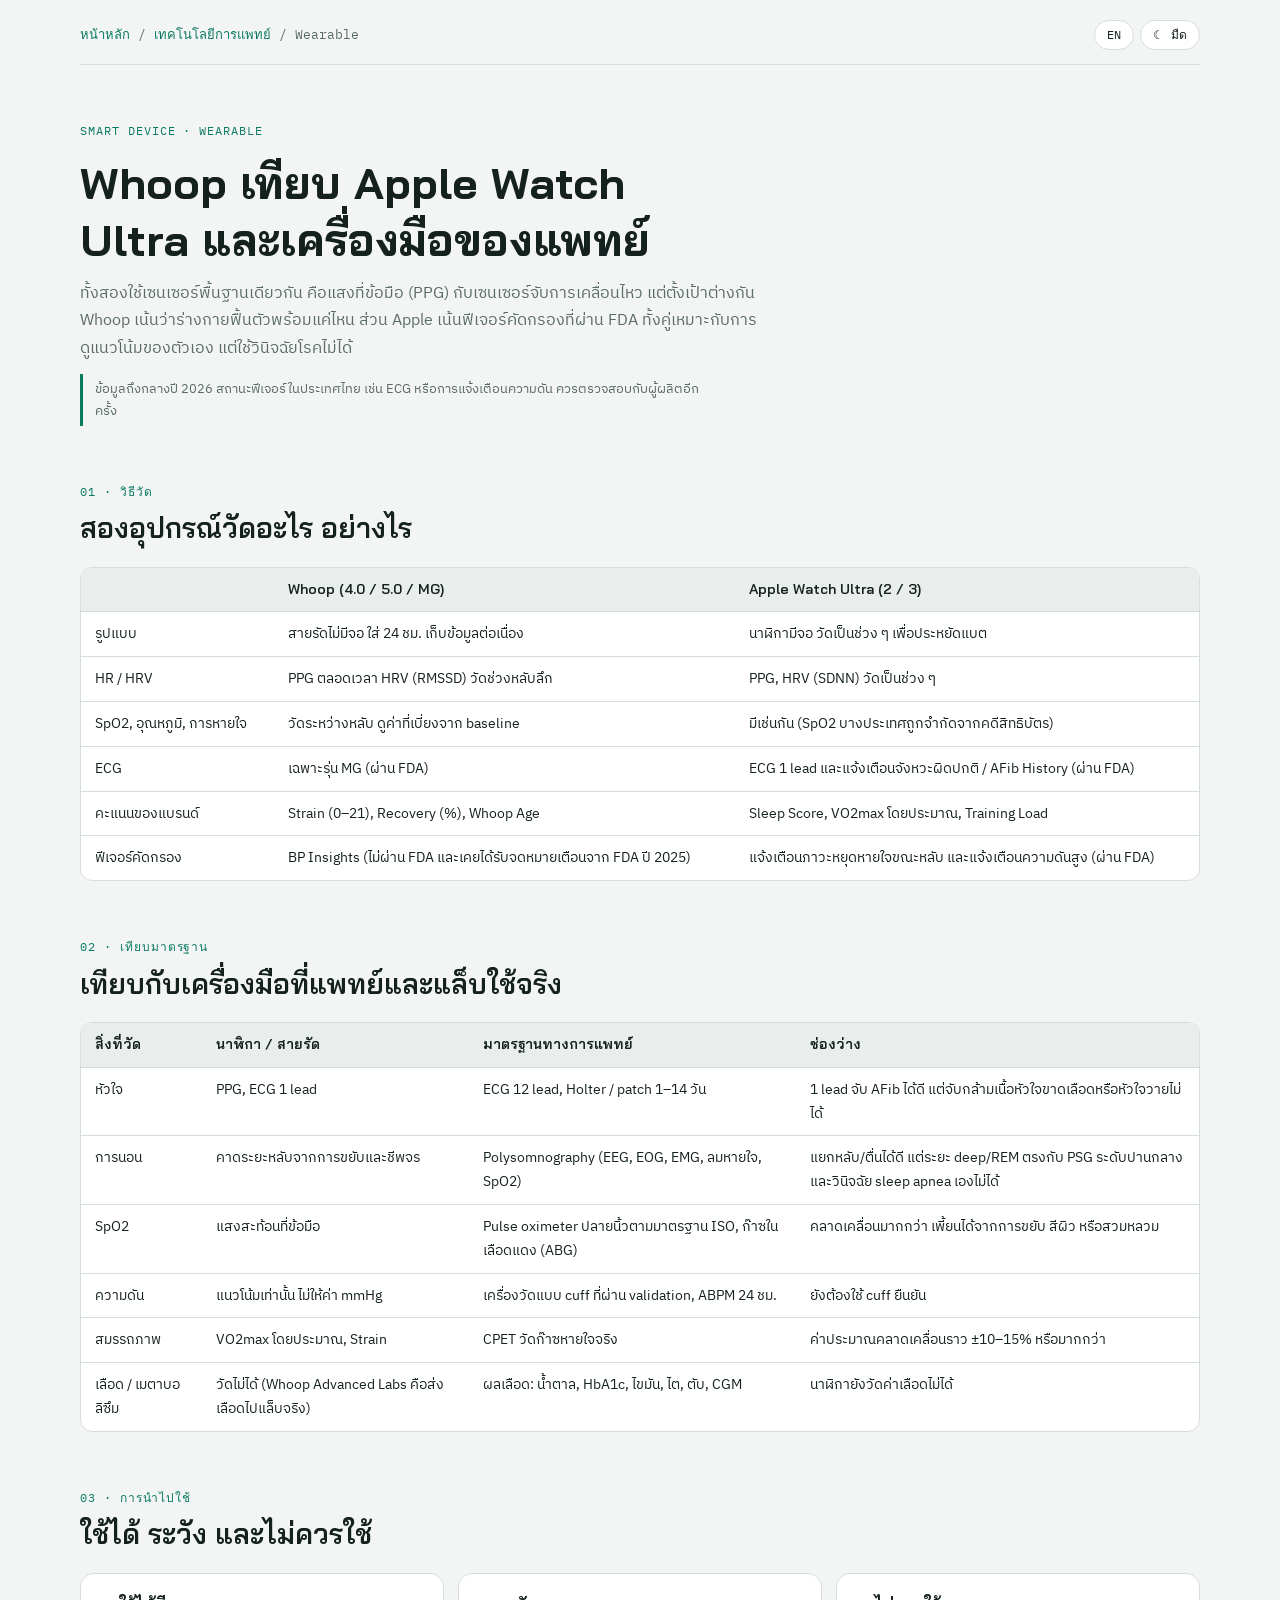
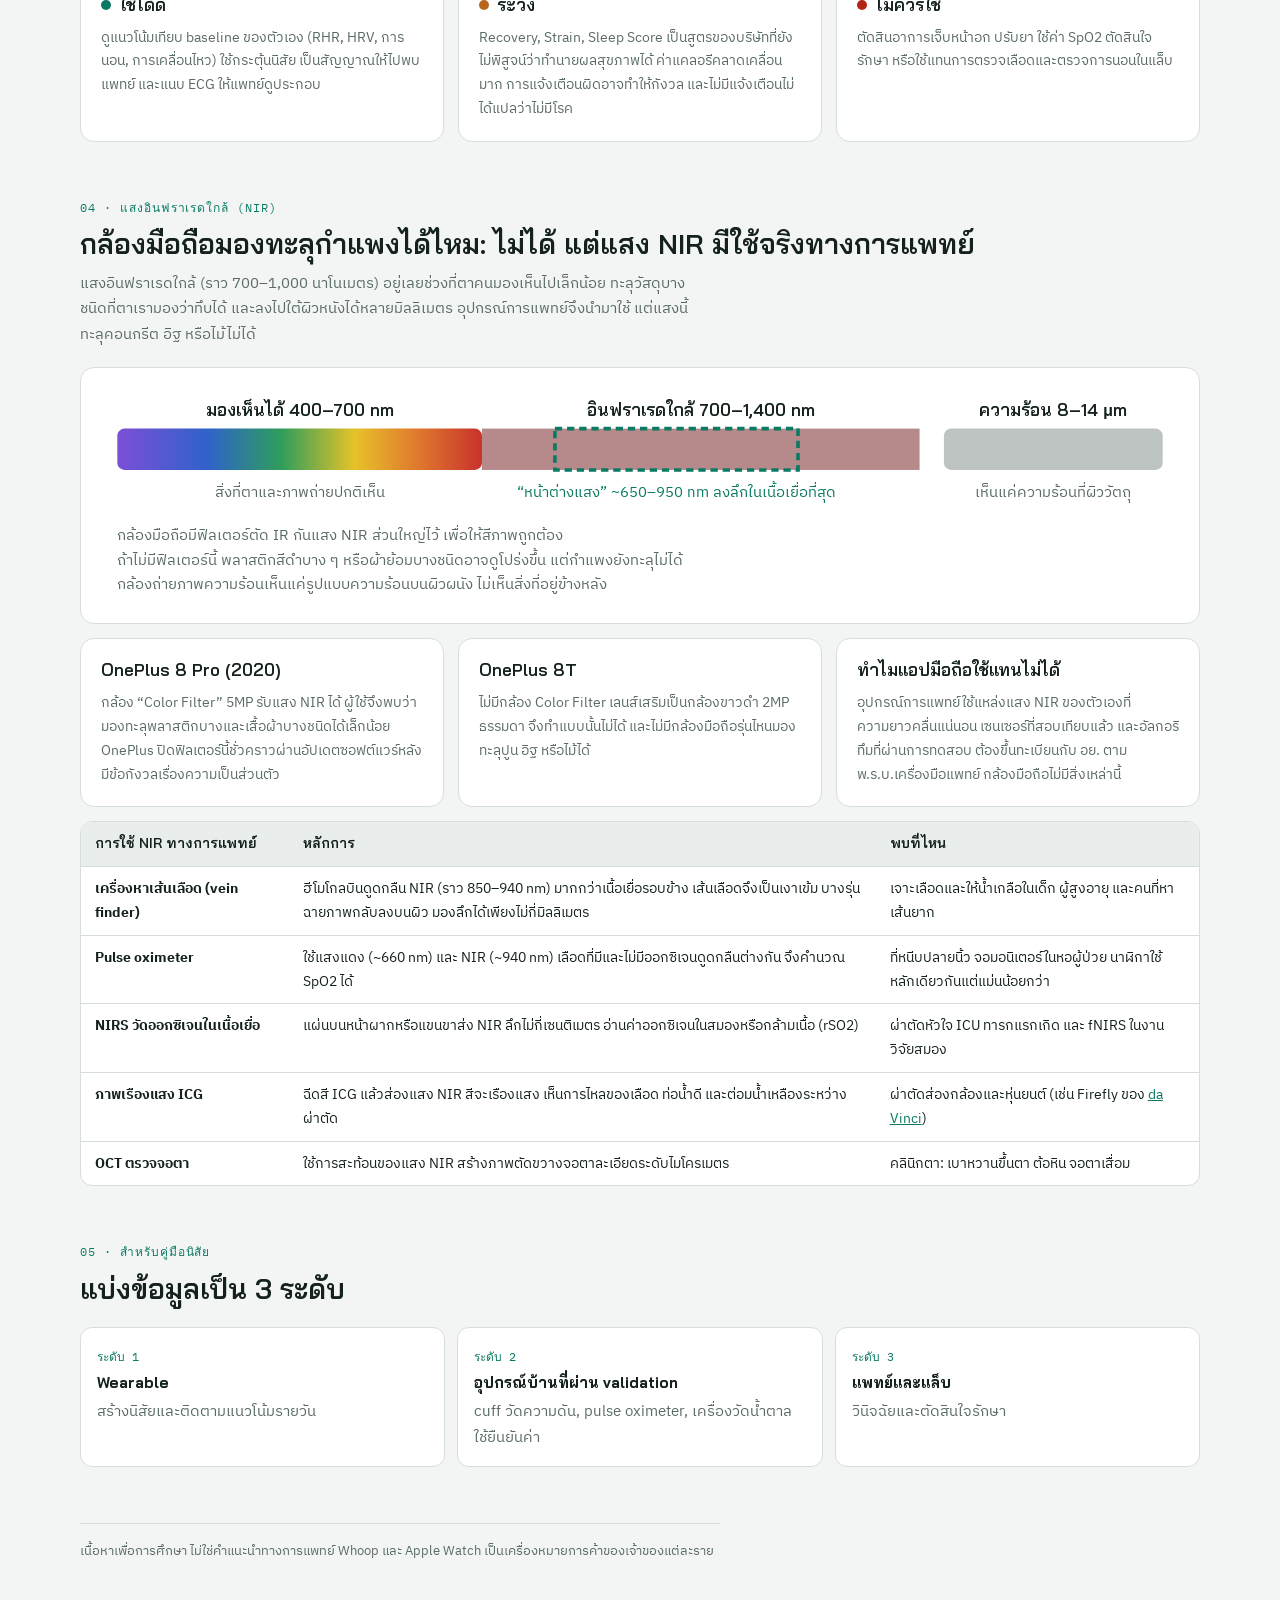
<file: medical-tech/wearables.html>
<!doctype html>
<html lang="th">
<head>
<meta charset="utf-8">
<meta name="viewport" content="width=device-width, initial-scale=1, viewport-fit=cover">
<title data-en="Whoop vs Apple Watch">Whoop เทียบ Apple Watch</title>
<meta name="description" content="Whoop และ Apple Watch Ultra วัดข้อมูลสุขภาพอย่างไร และต่างจากเครื่องมือของแพทย์และแล็บอย่างไร">
<link rel="preconnect" href="https://fonts.googleapis.com">
<link rel="preconnect" href="https://fonts.gstatic.com" crossorigin>
<link rel="stylesheet" href="https://fonts.googleapis.com/css2?family=Bai+Jamjuree:wght@500;600;700&family=IBM+Plex+Sans+Thai:wght@400;500;600&family=IBM+Plex+Mono:wght@400;500&display=swap">
<link rel="stylesheet" href="../assets/site.css">
<script src="../assets/i18n.js"></script>
<script src="../assets/theme.js"></script>
<style>
.three{display:grid;gap:14px;grid-template-columns:repeat(auto-fit,minmax(240px,1fr))}
.three .card h3{display:flex;gap:8px;align-items:center}
.dot{width:10px;height:10px;border-radius:50%;display:inline-block}
.tiers{display:grid;gap:12px;grid-template-columns:repeat(auto-fit,minmax(230px,1fr))}
.tier{border-radius:12px;padding:16px;border:1px solid var(--line);background:var(--surface)}
.tier b{font-family:var(--display);display:block;margin-bottom:4px}
.tier .lv{font-family:var(--mono);font-size:12px;color:var(--accent)}
.nir-fig{background:var(--surface);border:1px solid var(--line);border-radius:14px;padding:12px;overflow-x:auto}
.nir-fig svg{display:block;width:100%;min-width:680px;height:auto}
svg .nt{font-family:var(--display);font-size:14px;font-weight:600;fill:var(--fg)}
svg .ns,svg .ns text{font-family:var(--body);font-size:12.5px;fill:var(--muted)}
</style>
</head>
<body>
<div class="wrap">
  <nav class="sitenav" aria-label="เส้นทาง">
    <span class="crumbs"><a href="../index.html" data-en="Home">หน้าหลัก</a> / <a href="index.html" data-en="Medical technology">เทคโนโลยีการแพทย์</a> / <span>Wearable</span></span>
    <span style="display:flex;gap:6px"><button class="lang-btn" type="button">EN</button><button class="theme-btn" type="button">☾ มืด</button></span>
  </nav>

  <header class="top">
    <span class="eyebrow">Smart Device · Wearable</span>
    <h1 data-en="Whoop vs Apple Watch Ultra vs clinical equipment">Whoop เทียบ Apple Watch Ultra และเครื่องมือของแพทย์</h1>
    <p class="lead" data-en="Both use the same core sensors — light at the wrist (PPG) and motion sensors — but aim differently. Whoop focuses on how recovered you are; Apple focuses on FDA-cleared screening features. Both suit personal trends, neither diagnoses disease.">ทั้งสองใช้เซนเซอร์พื้นฐานเดียวกัน คือแสงที่ข้อมือ (PPG) กับเซนเซอร์จับการเคลื่อนไหว แต่ตั้งเป้าต่างกัน Whoop เน้นว่าร่างกายฟื้นตัวพร้อมแค่ไหน ส่วน Apple เน้นฟีเจอร์คัดกรองที่ผ่าน FDA ทั้งคู่เหมาะกับการดูแนวโน้มของตัวเอง แต่ใช้วินิจฉัยโรคไม่ได้</p>
    <p class="note" data-en="Information as of mid-2026. Check feature availability in Thailand (e.g. ECG, hypertension notifications) with the maker.">ข้อมูลถึงกลางปี 2026 สถานะฟีเจอร์ในประเทศไทย เช่น ECG หรือการแจ้งเตือนความดัน ควรตรวจสอบกับผู้ผลิตอีกครั้ง</p>
  </header>

  <section aria-labelledby="s1">
    <div class="sec-head"><span class="eyebrow" data-en="01 · How they measure">01 · วิธีวัด</span><h2 id="s1" data-en="What each device measures, and how">สองอุปกรณ์วัดอะไร อย่างไร</h2></div>
    <div class="tbl-wrap"><table>
      <thead><tr><th></th><th>Whoop (4.0 / 5.0 / MG)</th><th>Apple Watch Ultra (2 / 3)</th></tr></thead>
      <tbody>
        <tr><td data-en="Form">รูปแบบ</td><td data-en="Screenless band worn 24/7, continuous data">สายรัดไม่มีจอ ใส่ 24 ชม. เก็บข้อมูลต่อเนื่อง</td><td data-en="Watch with screen, samples periodically to save battery">นาฬิกามีจอ วัดเป็นช่วง ๆ เพื่อประหยัดแบต</td></tr>
        <tr><td>HR / HRV</td><td data-en="Continuous PPG; HRV (RMSSD) taken in deep sleep">PPG ตลอดเวลา HRV (RMSSD) วัดช่วงหลับลึก</td><td data-en="PPG; HRV (SDNN) sampled periodically">PPG, HRV (SDNN) วัดเป็นช่วง ๆ</td></tr>
        <tr><td data-en="SpO2, temperature, breathing">SpO2, อุณหภูมิ, การหายใจ</td><td data-en="Measured in sleep, shown as deviation from baseline">วัดระหว่างหลับ ดูค่าที่เบี่ยงจาก baseline</td><td data-en="Also available (SpO2 restricted in some countries by a patent dispute)">มีเช่นกัน (SpO2 บางประเทศถูกจำกัดจากคดีสิทธิบัตร)</td></tr>
        <tr><td>ECG</td><td data-en="MG model only (FDA-cleared)">เฉพาะรุ่น MG (ผ่าน FDA)</td><td data-en="Single-lead ECG, irregular rhythm alerts, AFib History (FDA-cleared)">ECG 1 lead และแจ้งเตือนจังหวะผิดปกติ / AFib History (ผ่าน FDA)</td></tr>
        <tr><td data-en="Brand scores">คะแนนของแบรนด์</td><td>Strain (0–21), Recovery (%), Whoop Age</td><td data-en="Sleep Score, estimated VO2max, Training Load">Sleep Score, VO2max โดยประมาณ, Training Load</td></tr>
        <tr><td data-en="Screening features">ฟีเจอร์คัดกรอง</td><td data-en="BP Insights (not FDA-cleared; FDA warning letter in 2025)">BP Insights (ไม่ผ่าน FDA และเคยได้รับจดหมายเตือนจาก FDA ปี 2025)</td><td data-en="Sleep apnea and hypertension notifications (FDA-cleared)">แจ้งเตือนภาวะหยุดหายใจขณะหลับ และแจ้งเตือนความดันสูง (ผ่าน FDA)</td></tr>
      </tbody>
    </table></div>
  </section>

  <section aria-labelledby="s2">
    <div class="sec-head"><span class="eyebrow" data-en="02 · Against the standard">02 · เทียบมาตรฐาน</span><h2 id="s2" data-en="Compared with what doctors and labs actually use">เทียบกับเครื่องมือที่แพทย์และแล็บใช้จริง</h2></div>
    <div class="tbl-wrap"><table>
      <thead><tr><th data-en="Measure">สิ่งที่วัด</th><th data-en="Watch / band">นาฬิกา / สายรัด</th><th data-en="Clinical standard">มาตรฐานทางการแพทย์</th><th data-en="Gap">ช่องว่าง</th></tr></thead>
      <tbody>
        <tr><td data-en="Heart">หัวใจ</td><td data-en="PPG, single-lead ECG">PPG, ECG 1 lead</td><td data-en="12-lead ECG, Holter / patch 1–14 days">ECG 12 lead, Holter / patch 1–14 วัน</td><td data-en="One lead catches AFib well but cannot detect ischaemia or heart attack">1 lead จับ AFib ได้ดี แต่จับกล้ามเนื้อหัวใจขาดเลือดหรือหัวใจวายไม่ได้</td></tr>
        <tr><td data-en="Sleep">การนอน</td><td data-en="Infers stages from movement and pulse">คาดระยะหลับจากการขยับและชีพจร</td><td data-en="Polysomnography (EEG, EOG, EMG, airflow, SpO2)">Polysomnography (EEG, EOG, EMG, ลมหายใจ, SpO2)</td><td data-en="Good at sleep vs wake; only moderate agreement with PSG on deep/REM; cannot diagnose sleep apnea">แยกหลับ/ตื่นได้ดี แต่ระยะ deep/REM ตรงกับ PSG ระดับปานกลาง และวินิจฉัย sleep apnea เองไม่ได้</td></tr>
        <tr><td>SpO2</td><td data-en="Reflected light at the wrist">แสงสะท้อนที่ข้อมือ</td><td data-en="ISO-standard fingertip pulse oximeter, arterial blood gas (ABG)">Pulse oximeter ปลายนิ้วตามมาตรฐาน ISO, ก๊าซในเลือดแดง (ABG)</td><td data-en="Less accurate; affected by motion, skin tone or loose fit">คลาดเคลื่อนมากกว่า เพี้ยนได้จากการขยับ สีผิว หรือสวมหลวม</td></tr>
        <tr><td data-en="Blood pressure">ความดัน</td><td data-en="Trends only, no mmHg values">แนวโน้มเท่านั้น ไม่ให้ค่า mmHg</td><td data-en="Validated cuff device, 24-h ABPM">เครื่องวัดแบบ cuff ที่ผ่าน validation, ABPM 24 ชม.</td><td data-en="Still needs a cuff to confirm">ยังต้องใช้ cuff ยืนยัน</td></tr>
        <tr><td data-en="Fitness">สมรรถภาพ</td><td data-en="Estimated VO2max, Strain">VO2max โดยประมาณ, Strain</td><td data-en="CPET with measured breath gases">CPET วัดก๊าซหายใจจริง</td><td data-en="Estimates off by roughly ±10–15% or more">ค่าประมาณคลาดเคลื่อนราว ±10–15% หรือมากกว่า</td></tr>
        <tr><td data-en="Blood / metabolism">เลือด / เมตาบอลิซึม</td><td data-en="Not measured (Whoop Advanced Labs sends blood to a real lab)">วัดไม่ได้ (Whoop Advanced Labs คือส่งเลือดไปแล็บจริง)</td><td data-en="Blood tests: glucose, HbA1c, lipids, kidney, liver; CGM">ผลเลือด: น้ำตาล, HbA1c, ไขมัน, ไต, ตับ, CGM</td><td data-en="Watches cannot yet measure blood values">นาฬิกายังวัดค่าเลือดไม่ได้</td></tr>
      </tbody>
    </table></div>
  </section>

  <section aria-labelledby="s3">
    <div class="sec-head"><span class="eyebrow" data-en="03 · Putting it to use">03 · การนำไปใช้</span><h2 id="s3" data-en="Use, caution, avoid">ใช้ได้ ระวัง และไม่ควรใช้</h2></div>
    <div class="three">
      <div class="card"><h3 data-en="<span class=&quot;dot&quot; style=&quot;background:var(--accent)&quot;></span>Good for"><span class="dot" style="background:var(--accent)"></span>ใช้ได้ดี</h3><p data-en="Trends against your own baseline (RHR, HRV, sleep, activity), habit nudges, a prompt to see a doctor, and sharing an ECG with your doctor">ดูแนวโน้มเทียบ baseline ของตัวเอง (RHR, HRV, การนอน, การเคลื่อนไหว) ใช้กระตุ้นนิสัย เป็นสัญญาณให้ไปพบแพทย์ และแนบ ECG ให้แพทย์ดูประกอบ</p></div>
      <div class="card"><h3 data-en="<span class=&quot;dot&quot; style=&quot;background:var(--accent2)&quot;></span>Be careful"><span class="dot" style="background:var(--accent2)"></span>ระวัง</h3><p data-en="Recovery, Strain and Sleep Score are proprietary formulas not proven to predict health outcomes; calories are very inaccurate; false alerts cause worry, and no alert does not mean no disease">Recovery, Strain, Sleep Score เป็นสูตรของบริษัทที่ยังไม่พิสูจน์ว่าทำนายผลสุขภาพได้ ค่าแคลอรีคลาดเคลื่อนมาก การแจ้งเตือนผิดอาจทำให้กังวล และไม่มีแจ้งเตือนไม่ได้แปลว่าไม่มีโรค</p></div>
      <div class="card"><h3 data-en="<span class=&quot;dot&quot; style=&quot;background:var(--red)&quot;></span>Do not use for"><span class="dot" style="background:var(--red)"></span>ไม่ควรใช้</h3><p data-en="Judging chest pain, adjusting medication, treatment decisions from SpO2, or replacing blood tests and sleep studies">ตัดสินอาการเจ็บหน้าอก ปรับยา ใช้ค่า SpO2 ตัดสินใจรักษา หรือใช้แทนการตรวจเลือดและตรวจการนอนในแล็บ</p></div>
    </div>
  </section>

  <section id="nir" aria-labelledby="s-nir">
    <div class="sec-head"><span class="eyebrow" data-en="04 · Near-infrared (NIR)">04 · แสงอินฟราเรดใกล้ (NIR)</span>
      <h2 id="s-nir" data-en="Can a phone camera see through walls? No — but NIR is used in real medicine">กล้องมือถือมองทะลุกำแพงได้ไหม: ไม่ได้ แต่แสง NIR มีใช้จริงทางการแพทย์</h2>
      <p data-en="Near-infrared light (about 700–1,000 nm) is just beyond what our eyes see. It passes through some thin materials that look opaque to us, and a few millimetres into skin, which is why medical devices use it. It does not pass through concrete, brick or wood.">แสงอินฟราเรดใกล้ (ราว 700–1,000 นาโนเมตร) อยู่เลยช่วงที่ตาคนมองเห็นไปเล็กน้อย ทะลุวัสดุบางชนิดที่ตาเรามองว่าทึบได้ และลงไปใต้ผิวหนังได้หลายมิลลิเมตร อุปกรณ์การแพทย์จึงนำมาใช้ แต่แสงนี้ทะลุคอนกรีต อิฐ หรือไม้ไม่ได้</p></div>
    <div class="nir-fig">
      <svg viewBox="0 0 900 190" role="img" aria-label="ช่วงความยาวคลื่นแสง" data-en-label="Light wavelength bands">
        <defs><linearGradient id="vis" x1="0" x2="1"><stop offset="0" stop-color="#7B4FD6"/><stop offset=".25" stop-color="#2F63C9"/><stop offset=".45" stop-color="#2E9E5B"/><stop offset=".65" stop-color="#E6C229"/><stop offset=".82" stop-color="#E07A2E"/><stop offset="1" stop-color="#C8322B"/></linearGradient></defs>
        <rect x="20" y="40" width="300" height="34" rx="6" fill="url(#vis)"/>
        <rect x="320" y="40" width="360" height="34" fill="#7A2A2A" opacity=".55"/>
        <rect x="380" y="40" width="200" height="34" fill="none" stroke="var(--accent)" stroke-width="3" stroke-dasharray="6 4"/>
        <rect x="700" y="40" width="180" height="34" rx="6" fill="var(--muted)" opacity=".4"/>
        <text class="nt" x="170" y="30" text-anchor="middle" data-en="Visible 400–700 nm">มองเห็นได้ 400–700 nm</text>
        <text class="nt" x="500" y="30" text-anchor="middle" data-en="Near-infrared 700–1,400 nm">อินฟราเรดใกล้ 700–1,400 nm</text>
        <text class="nt" x="790" y="30" text-anchor="middle" data-en="Thermal 8–14 µm">ความร้อน 8–14 µm</text>
        <text class="ns" x="480" y="96" text-anchor="middle" style="fill:var(--accent)" data-en="“optical window” ~650–950 nm: deepest into tissue">“หน้าต่างแสง” ~650–950 nm ลงลึกในเนื้อเยื่อที่สุด</text>
        <text class="ns" x="170" y="96" text-anchor="middle" data-en="what eyes and normal photos see">สิ่งที่ตาและภาพถ่ายปกติเห็น</text>
        <text class="ns" x="790" y="96" text-anchor="middle" data-en="heat on surfaces only">เห็นแค่ความร้อนที่ผิววัตถุ</text>
        <g class="ns">
          <text x="20" y="132" data-en="Phone cameras have an IR-cut filter that blocks most NIR so colours look right.">กล้องมือถือมีฟิลเตอร์ตัด IR กันแสง NIR ส่วนใหญ่ไว้ เพื่อให้สีภาพถูกต้อง</text>
          <text x="20" y="152" data-en="Remove that filter and thin black plastic or some dyed fabric can look see-through — walls still cannot.">ถ้าไม่มีฟิลเตอร์นี้ พลาสติกสีดำบาง ๆ หรือผ้าย้อมบางชนิดอาจดูโปร่งขึ้น แต่กำแพงยังทะลุไม่ได้</text>
          <text x="20" y="172" data-en="Thermal cameras show heat patterns on a wall’s surface, not what is behind it.">กล้องถ่ายภาพความร้อนเห็นแค่รูปแบบความร้อนบนผิวผนัง ไม่เห็นสิ่งที่อยู่ข้างหลัง</text>
        </g>
      </svg>
    </div>
    <div class="three" style="margin-top:14px">
      <div class="card"><h3 data-en="OnePlus 8 Pro (2020)">OnePlus 8 Pro (2020)</h3><p data-en="Its 5 MP “Color Filter” camera let in NIR, so users found it could see faintly through thin plastic and some clothing. OnePlus temporarily disabled the filter by software update after privacy concerns.">กล้อง “Color Filter” 5MP รับแสง NIR ได้ ผู้ใช้จึงพบว่ามองทะลุพลาสติกบางและเสื้อผ้าบางชนิดได้เล็กน้อย OnePlus ปิดฟิลเตอร์นี้ชั่วคราวผ่านอัปเดตซอฟต์แวร์หลังมีข้อกังวลเรื่องความเป็นส่วนตัว</p></div>
      <div class="card"><h3>OnePlus 8T</h3><p data-en="Has no Color Filter camera — its extra lens is a plain 2 MP monochrome camera — so it cannot do this. No phone camera sees through concrete, brick or wood.">ไม่มีกล้อง Color Filter เลนส์เสริมเป็นกล้องขาวดำ 2MP ธรรมดา จึงทำแบบนั้นไม่ได้ และไม่มีกล้องมือถือรุ่นไหนมองทะลุปูน อิฐ หรือไม้ได้</p></div>
      <div class="card"><h3 data-en="Why apps cannot replace medical NIR">ทำไมแอปมือถือใช้แทนไม่ได้</h3><p data-en="Medical devices use their own NIR light at exact wavelengths, calibrated sensors and validated algorithms, and must be registered with Thailand’s FDA (อย.) under the Medical Device Act. A phone has none of these.">อุปกรณ์การแพทย์ใช้แหล่งแสง NIR ของตัวเองที่ความยาวคลื่นแน่นอน เซนเซอร์ที่สอบเทียบแล้ว และอัลกอริทึมที่ผ่านการทดสอบ ต้องขึ้นทะเบียนกับ อย. ตาม พ.ร.บ.เครื่องมือแพทย์ กล้องมือถือไม่มีสิ่งเหล่านี้</p></div>
    </div>
    <div class="tbl-wrap" style="margin-top:14px"><table>
      <thead><tr><th data-en="Medical use of NIR">การใช้ NIR ทางการแพทย์</th><th data-en="How it works">หลักการ</th><th data-en="Where you meet it">พบที่ไหน</th></tr></thead>
      <tbody>
        <tr><td data-en="<b>Vein finder</b>"><b>เครื่องหาเส้นเลือด (vein finder)</b></td><td data-en="Haemoglobin absorbs NIR (around 850–940 nm) more than surrounding tissue, so veins show dark; some models project the map onto the skin. Sees only a few millimetres deep.">ฮีโมโกลบินดูดกลืน NIR (ราว 850–940 nm) มากกว่าเนื้อเยื่อรอบข้าง เส้นเลือดจึงเป็นเงาเข้ม บางรุ่นฉายภาพกลับลงบนผิว มองลึกได้เพียงไม่กี่มิลลิเมตร</td><td data-en="Blood draws and IV lines in children, older people, difficult veins">เจาะเลือดและให้น้ำเกลือในเด็ก ผู้สูงอายุ และคนที่หาเส้นยาก</td></tr>
        <tr><td data-en="<b>Pulse oximeter</b>"><b>Pulse oximeter</b></td><td data-en="Red (~660 nm) and NIR (~940 nm) light; oxygenated and deoxygenated blood absorb them differently, giving SpO2.">ใช้แสงแดง (~660 nm) และ NIR (~940 nm) เลือดที่มีและไม่มีออกซิเจนดูดกลืนต่างกัน จึงคำนวณ SpO2 ได้</td><td data-en="Fingertip clips, ward monitors; the same idea in watches, less accurately">ที่หนีบปลายนิ้ว จอมอนิเตอร์ในหอผู้ป่วย นาฬิกาใช้หลักเดียวกันแต่แม่นน้อยกว่า</td></tr>
        <tr><td data-en="<b>NIRS tissue oximetry</b>"><b>NIRS วัดออกซิเจนในเนื้อเยื่อ</b></td><td data-en="Pads on the forehead or limb send NIR a few centimetres deep and read oxygen saturation in brain or muscle (rSO2).">แผ่นบนหน้าผากหรือแขนขาส่ง NIR ลึกไม่กี่เซนติเมตร อ่านค่าออกซิเจนในสมองหรือกล้ามเนื้อ (rSO2)</td><td data-en="Heart surgery, neonatal ICU; fNIRS for brain research">ผ่าตัดหัวใจ ICU ทารกแรกเกิด และ fNIRS ในงานวิจัยสมอง</td></tr>
        <tr><td data-en="<b>ICG fluorescence imaging</b>"><b>ภาพเรืองแสง ICG</b></td><td data-en="An injected dye glows under NIR, showing blood flow, bile ducts and lymph nodes during surgery.">ฉีดสี ICG แล้วส่องแสง NIR สีจะเรืองแสง เห็นการไหลของเลือด ท่อน้ำดี และต่อมน้ำเหลืองระหว่างผ่าตัด</td><td data-en="Endoscopic and robotic surgery (e.g. da Vinci Firefly)">ผ่าตัดส่องกล้องและหุ่นยนต์ (เช่น Firefly ของ <a href="da-vinci.html">da Vinci</a>)</td></tr>
        <tr><td data-en="<b>OCT eye scan</b>"><b>OCT ตรวจจอตา</b></td><td data-en="Uses NIR light echoes to make micrometre-level cross-sections of the retina.">ใช้การสะท้อนของแสง NIR สร้างภาพตัดขวางจอตาละเอียดระดับไมโครเมตร</td><td data-en="Eye clinics: diabetic eye disease, glaucoma, macular degeneration">คลินิกตา: เบาหวานขึ้นตา ต้อหิน จอตาเสื่อม</td></tr>
      </tbody>
    </table></div>
  </section>

  <section aria-labelledby="s4">
    <div class="sec-head"><span class="eyebrow" data-en="05 · For the habit guide">05 · สำหรับคู่มือนิสัย</span><h2 id="s4" data-en="Three tiers of data">แบ่งข้อมูลเป็น 3 ระดับ</h2></div>
    <div class="tiers">
      <div class="tier"><span class="lv" data-en="Tier 1">ระดับ 1</span><b>Wearable</b><span class="muted" data-en="Build habits and track daily trends">สร้างนิสัยและติดตามแนวโน้มรายวัน</span></div>
      <div class="tier"><span class="lv" data-en="Tier 2">ระดับ 2</span><b data-en="Validated home devices">อุปกรณ์บ้านที่ผ่าน validation</b><span class="muted" data-en="BP cuff, pulse oximeter, glucose meter to confirm values">cuff วัดความดัน, pulse oximeter, เครื่องวัดน้ำตาล ใช้ยืนยันค่า</span></div>
      <div class="tier"><span class="lv" data-en="Tier 3">ระดับ 3</span><b data-en="Doctors and labs">แพทย์และแล็บ</b><span class="muted" data-en="Diagnose and decide treatment">วินิจฉัยและตัดสินใจรักษา</span></div>
    </div>
  </section>

  <footer><p data-en="For education only, not medical advice. Whoop and Apple Watch are trademarks of their owners.">เนื้อหาเพื่อการศึกษา ไม่ใช่คำแนะนำทางการแพทย์ Whoop และ Apple Watch เป็นเครื่องหมายการค้าของเจ้าของแต่ละราย</p></footer>
</div>
</body>
</html>
</file>
<file: assets/site.css>
/* Shared tokens and base styles for every page in this site (matches the health-system map) */
:root{
  --bg:#F3F5F4; --surface:#FFFFFF; --surface2:#E9EEEC; --fg:#14211E; --muted:#5A6B66; --line:#D6DEDB;
  --accent:#0B7A63; --accent2:#B8661F; --blue:#2F63C9; --violet:#8A4FB8; --red:#B42318;
  --stage:#0F1A1F; --stage-fg:#E6EEEC; --stage-muted:#8FA3A0;
  --display:"Bai Jamjuree","IBM Plex Sans Thai",system-ui,sans-serif;
  --body:"IBM Plex Sans Thai",system-ui,sans-serif;
  --mono:"IBM Plex Mono",ui-monospace,monospace;
  color-scheme:light;
}
@media (prefers-color-scheme: dark){:root:not([data-theme="light"]){
  --bg:#0D1513; --surface:#14201D; --surface2:#1B2a26; --fg:#E3ECE9; --muted:#9AB0AA; --line:#26362F;
  --accent:#3CC4A0; --accent2:#E59A52; --blue:#6E9BF0; --violet:#B98AE0; --red:#F2705F;
  --stage:#081012; color-scheme:dark}}
:root[data-theme="dark"]{
  --bg:#0D1513; --surface:#14201D; --surface2:#1B2a26; --fg:#E3ECE9; --muted:#9AB0AA; --line:#26362F;
  --accent:#3CC4A0; --accent2:#E59A52; --blue:#6E9BF0; --violet:#B98AE0; --red:#F2705F;
  --stage:#081012; color-scheme:dark}

*{box-sizing:border-box}
html{-webkit-text-size-adjust:100%}
body{margin:0;background:var(--bg);color:var(--fg);font-family:var(--body);font-size:15px;line-height:1.7;
  padding-left:max(16px,env(safe-area-inset-left,0px));padding-right:max(16px,env(safe-area-inset-right,0px));padding-block:20px 64px}
.wrap{max-width:1120px;margin:0 auto;display:flex;flex-direction:column;gap:56px}
h1,h2,h3,h4{font-family:var(--display);text-wrap:balance;line-height:1.3;margin:0}
h1{font-size:clamp(28px,5vw,44px);font-weight:700}
h2{font-size:clamp(21px,3vw,28px);font-weight:600}
h3{font-size:17px;font-weight:600}
p{margin:0}
a{color:var(--accent)}
.eyebrow{font-family:var(--mono);font-size:12px;letter-spacing:.08em;text-transform:uppercase;color:var(--accent)}
.lead{max-width:68ch;color:var(--muted);font-size:16px}
.muted{color:var(--muted)}
.note{font-size:13px;color:var(--muted);border-left:3px solid var(--accent);padding:4px 0 4px 12px;max-width:80ch}
.sec-head{display:flex;flex-direction:column;gap:8px;margin-bottom:20px}
.sec-head p{max-width:70ch;color:var(--muted)}

/* Top navigation / breadcrumb */
.sitenav{display:flex;justify-content:space-between;align-items:center;gap:12px;flex-wrap:wrap;
  font-family:var(--mono);font-size:13px;padding-bottom:14px;border-bottom:1px solid var(--line)}
.sitenav .crumbs{display:flex;gap:8px;flex-wrap:wrap;align-items:center;color:var(--muted)}
.sitenav a{text-decoration:none}
.sitenav a:hover{text-decoration:underline}
.theme-btn,.lang-btn{font:inherit;font-size:12px;background:var(--surface);color:var(--fg);border:1px solid var(--line);border-radius:999px;padding:4px 12px;cursor:pointer}

header.top{display:flex;flex-direction:column;gap:12px}

/* Cards */
.grid{display:grid;gap:16px;grid-template-columns:repeat(auto-fill,minmax(260px,1fr))}
.card{background:var(--surface);border:1px solid var(--line);border-radius:14px;padding:20px;display:flex;flex-direction:column;gap:10px;
  text-decoration:none;color:inherit;position:relative;transition:border-color .15s, transform .15s}
a.card:hover{border-color:var(--accent);transform:translateY(-2px)}
.card .tag{font-family:var(--mono);font-size:11px;letter-spacing:.06em;text-transform:uppercase;color:var(--muted)}
.card p{color:var(--muted);font-size:14px}
.card .go{margin-top:auto;font-family:var(--mono);font-size:12px;color:var(--accent)}
.card.soon{opacity:.62}
.card.soon .go{color:var(--muted)}
.pill{align-self:flex-start;display:inline-block;font-family:var(--mono);font-size:11px;padding:2px 8px;border-radius:999px;background:var(--surface2);color:var(--muted)}
.pill.ok{background:color-mix(in srgb,var(--accent) 16%,transparent);color:var(--accent)}

/* Tables */
.tbl-wrap{overflow-x:auto;border:1px solid var(--line);border-radius:12px;background:var(--surface)}
table{border-collapse:collapse;width:100%;font-size:14px}
th,td{text-align:left;vertical-align:top;padding:10px 14px;border-bottom:1px solid var(--line)}
th{font-family:var(--display);font-weight:600;background:var(--surface2);white-space:nowrap}
tr:last-child td{border-bottom:0}

footer{font-size:13px;color:var(--muted);display:flex;flex-direction:column;gap:6px;max-width:80ch;border-top:1px solid var(--line);padding-top:16px}
@media (prefers-reduced-motion:reduce){*{transition:none!important;animation:none!important}}
</file>
